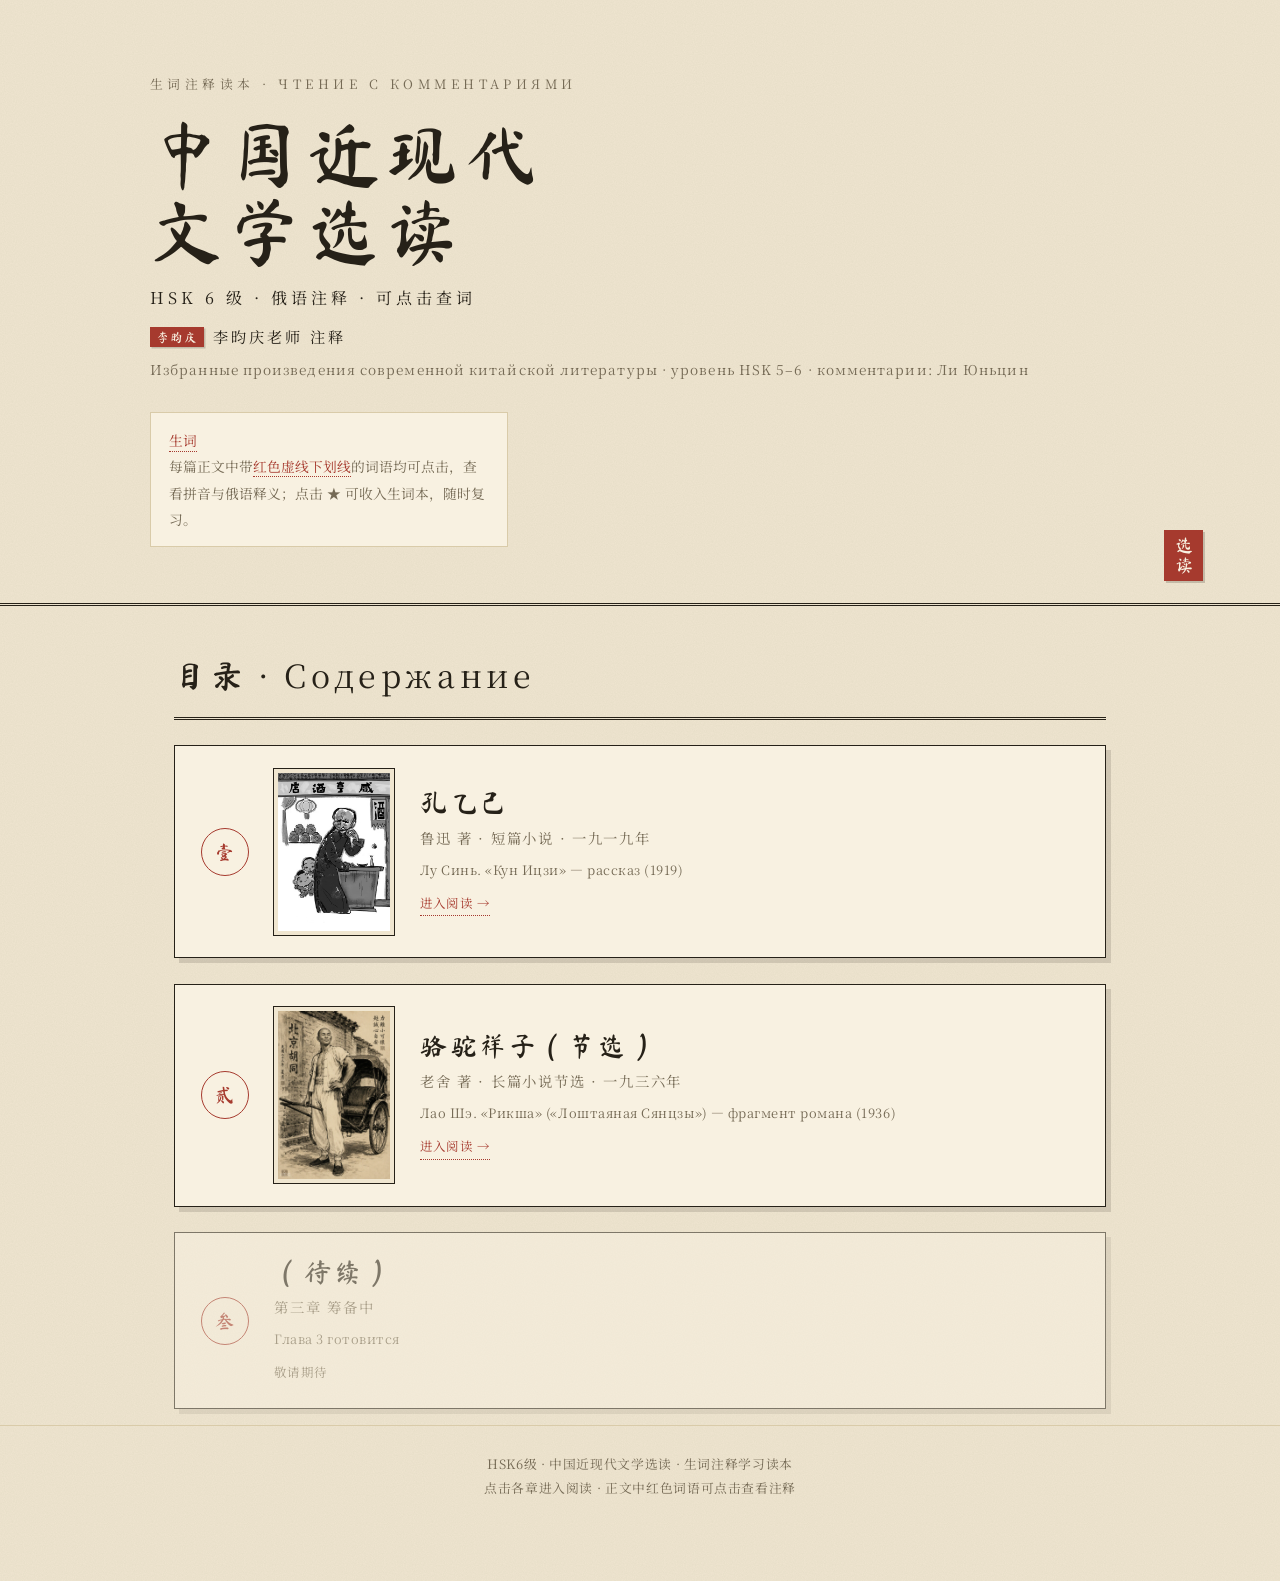
<file: index.html>
<!DOCTYPE html>
<html lang="zh-CN">
<head>
<meta charset="UTF-8">
<meta name="viewport" content="width=device-width, initial-scale=1.0">
<title>HSK6级 · 中国近现代文学选读 — 注释读本</title>
<link rel="preconnect" href="https://fonts.googleapis.com">
<link rel="preconnect" href="https://fonts.gstatic.com" crossorigin>
<link href="https://fonts.googleapis.com/css2?family=Noto+Serif+SC:wght@400;600;900&family=Ma+Shan+Zheng&display=swap" rel="stylesheet">
<link rel="stylesheet" href="style.css">
</head>
<body>

<header class="hero">
  <div class="hero-inner">
    <div class="hero-title">
      <p class="hero-kicker">生词注释读本 · ЧТЕНИЕ С КОММЕНТАРИЯМИ</p>
      <h1 style="font-size:clamp(2.6rem,7vw,4.6rem)">中国近现代<br>文学选读</h1>
      <p class="hero-author">HSK 6 级 · 俄语注释 · 可点击查词</p>
      <p class="hero-annotator"><span class="annot-seal">李昀庆</span>李昀庆老师 注释</p>
      <p class="hero-ru">Избранные произведения современной китайской литературы · уровень HSK 5–6 · комментарии: Ли Юньцин</p>
      <div class="hero-hint">
        <span class="hint-demo w">生词</span>
        <p>每篇正文中带<span class="u-demo">红色虚线下划线</span>的词语均可点击，查看拼音与俄语释义；点击 ★ 可收入生词本，随时复习。</p>
      </div>
    </div>
  </div>
  <div class="hero-seal">选读</div>
</header>

<main class="toc">
  <h2>目录 · Содержание</h2>
  <ul class="toc-list">
    <li class="toc-item">
      <a href="chapter1.html">
        <span class="toc-no">壹</span>
        <span class="toc-thumb"><img src="assets/hero.jpg" alt="孔乙己插图"></span>
        <span class="toc-info">
          <h3>孔乙己</h3>
          <p class="toc-author">鲁迅 著 · 短篇小说 · 一九一九年</p>
          <p class="toc-ru">Лу Синь. «Кун Ицзи» — рассказ (1919)</p>
          <span class="toc-open">进入阅读 →</span>
        </span>
      </a>
    </li>
    <li class="toc-item">
      <a href="chapter2.html">
        <span class="toc-no">贰</span>
        <span class="toc-thumb"><img src="assets/rickshaw-hero.jpg" alt="骆驼祥子插图"></span>
        <span class="toc-info">
          <h3>骆驼祥子（节选）</h3>
          <p class="toc-author">老舍 著 · 长篇小说节选 · 一九三六年</p>
          <p class="toc-ru">Лао Шэ. «Рикша» («Лоштаяная Сянцзы») — фрагмент романа (1936)</p>
          <span class="toc-open">进入阅读 →</span>
        </span>
      </a>
    </li>
    <li class="toc-item toc-soon">
      <a>
        <span class="toc-no">叁</span>
        <span class="toc-info">
          <h3>（待续）</h3>
          <p class="toc-author">第三章 筹备中</p>
          <p class="toc-ru">Глава 3 готовится</p>
          <span class="toc-open">敬请期待</span>
        </span>
      </a>
    </li>
  </ul>
</main>

<footer class="colophon">
  <p>HSK6级 · 中国近现代文学选读 · 生词注释学习读本</p>
  <p>点击各章进入阅读 · 正文中红色词语可点击查看注释</p>
</footer>

</body>
</html>
</file>
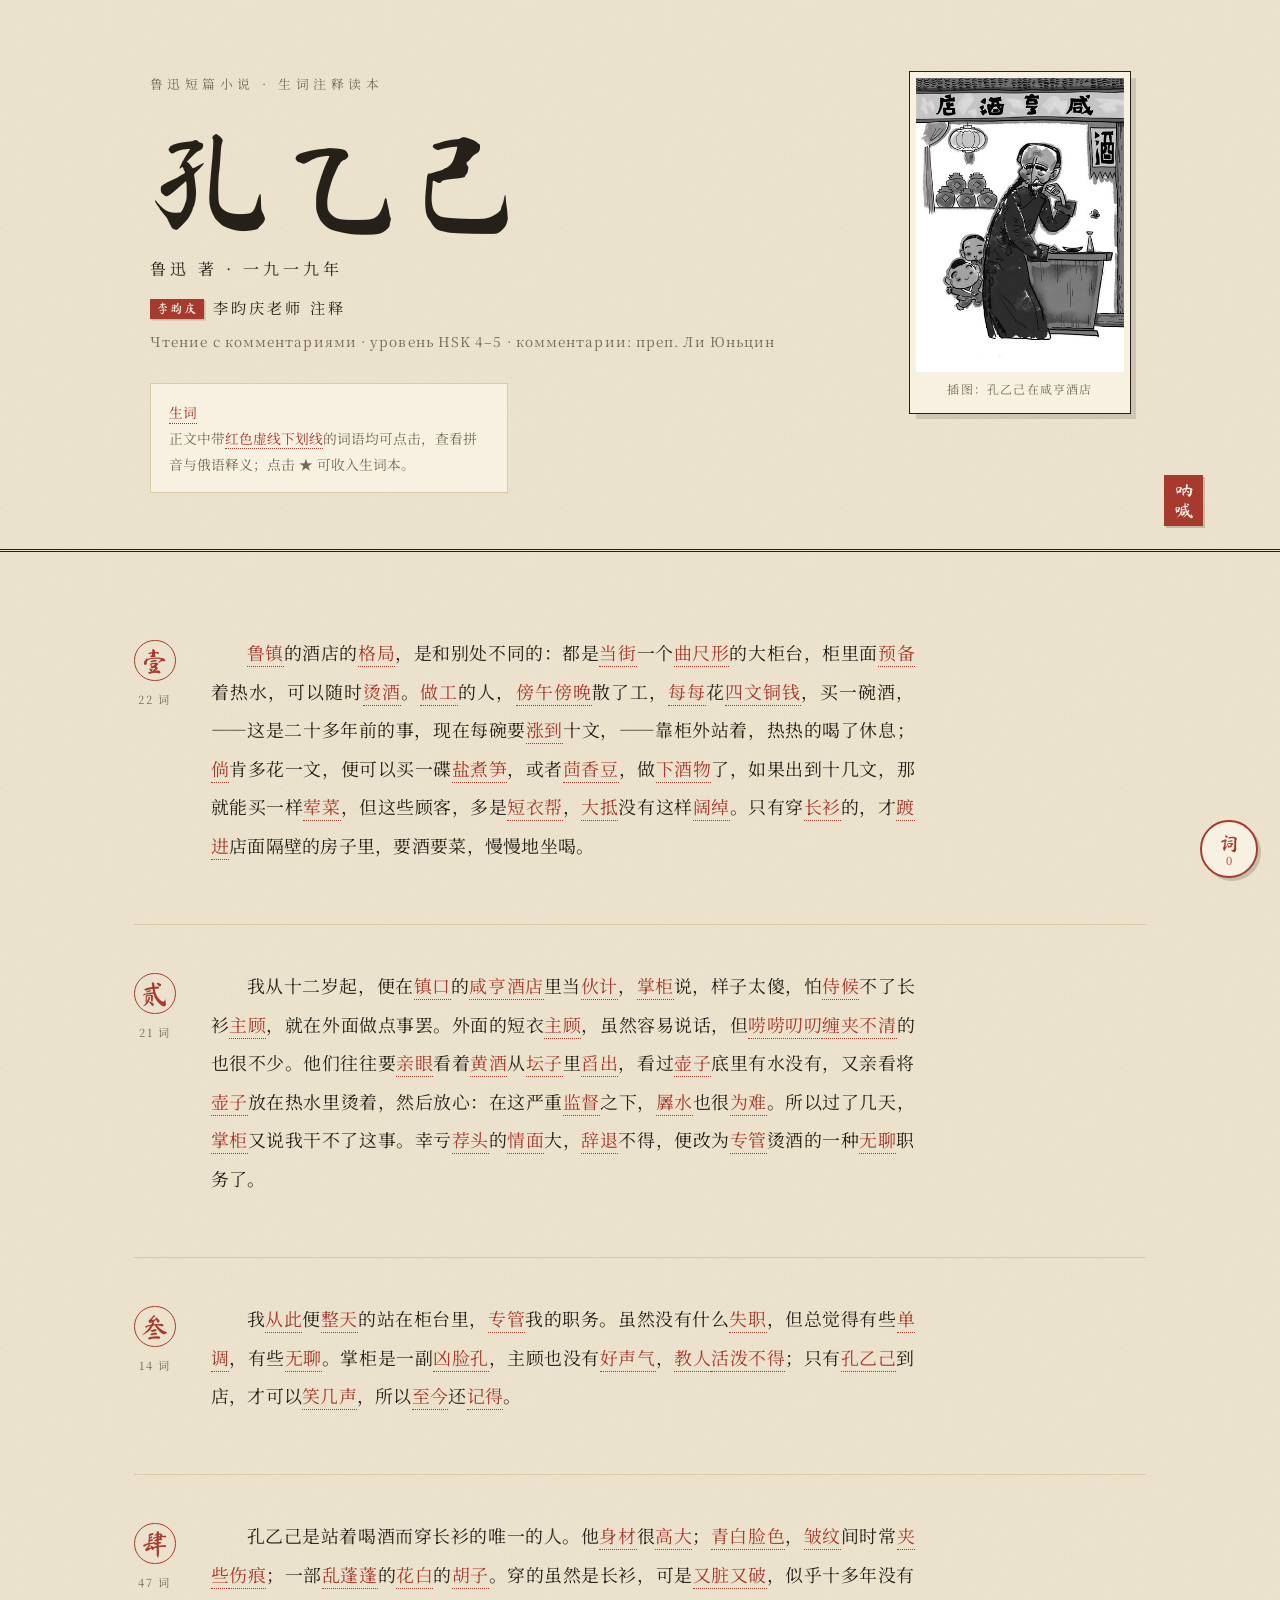
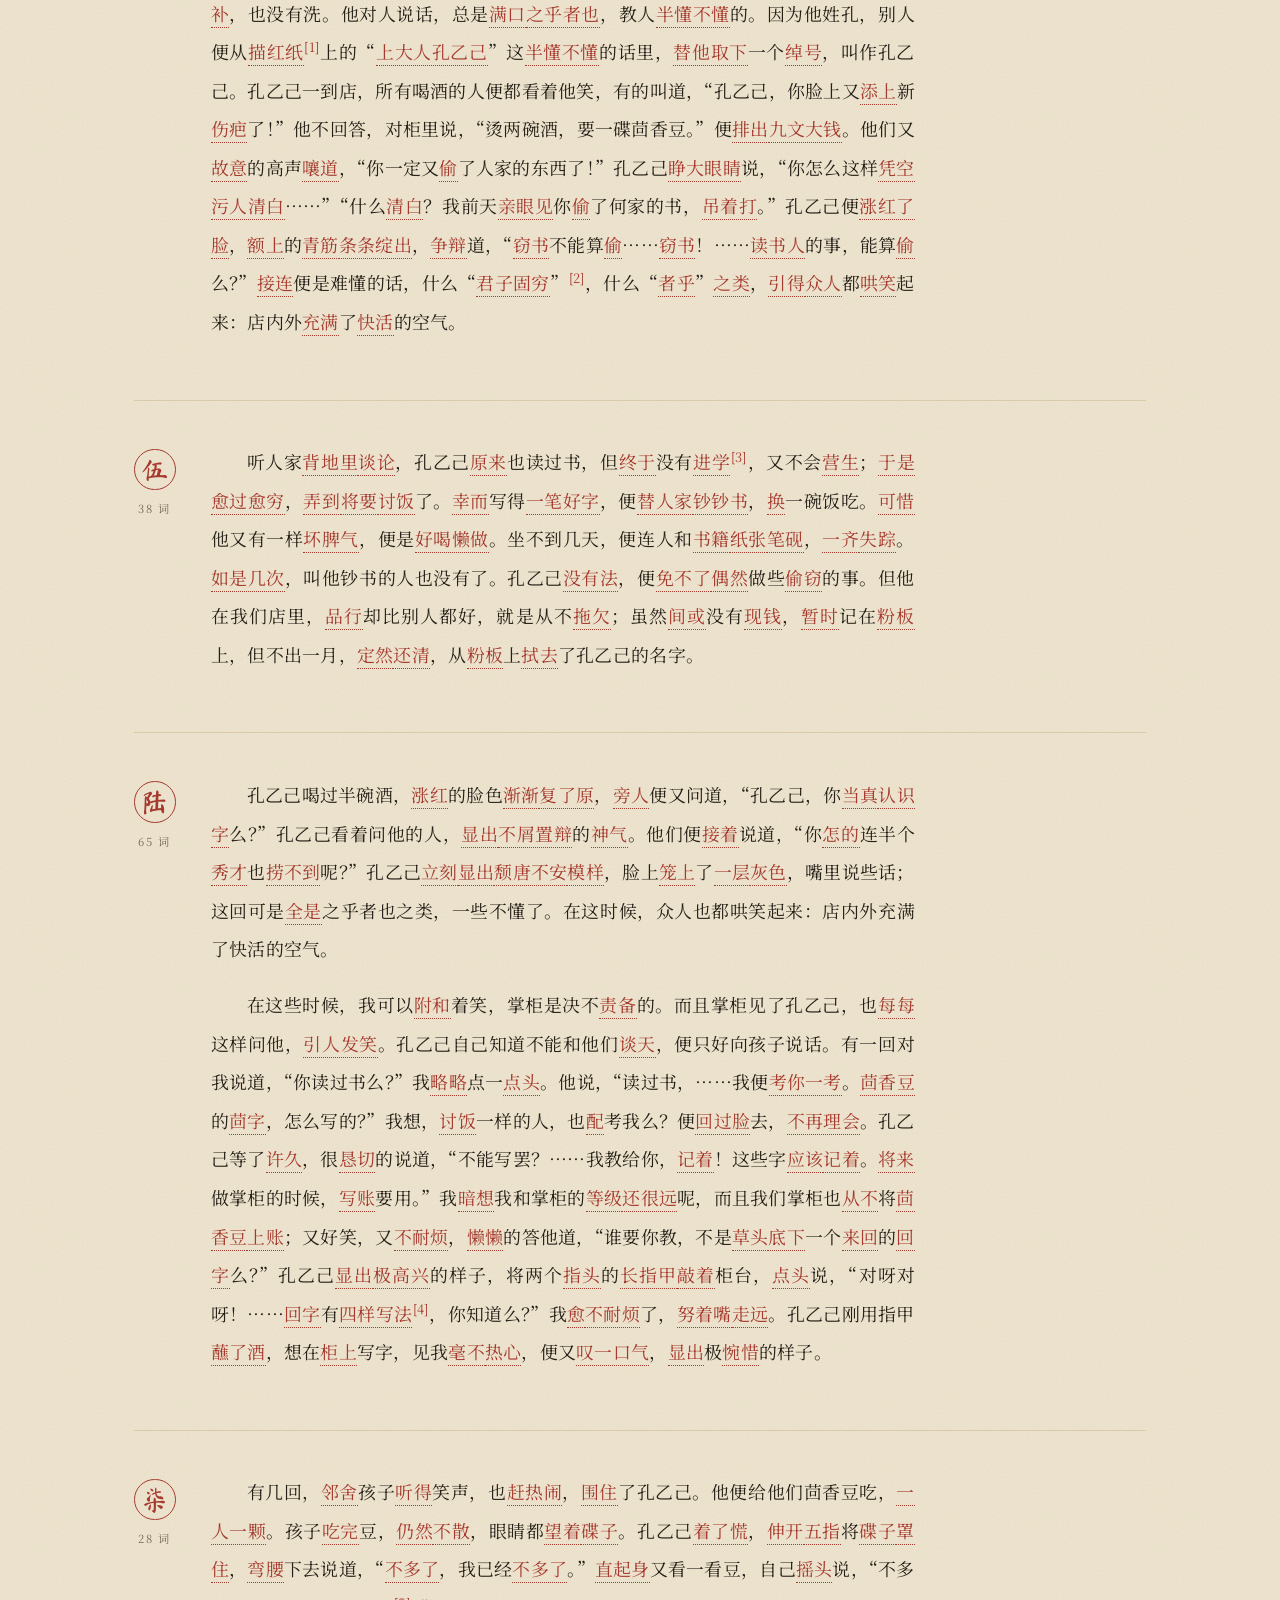
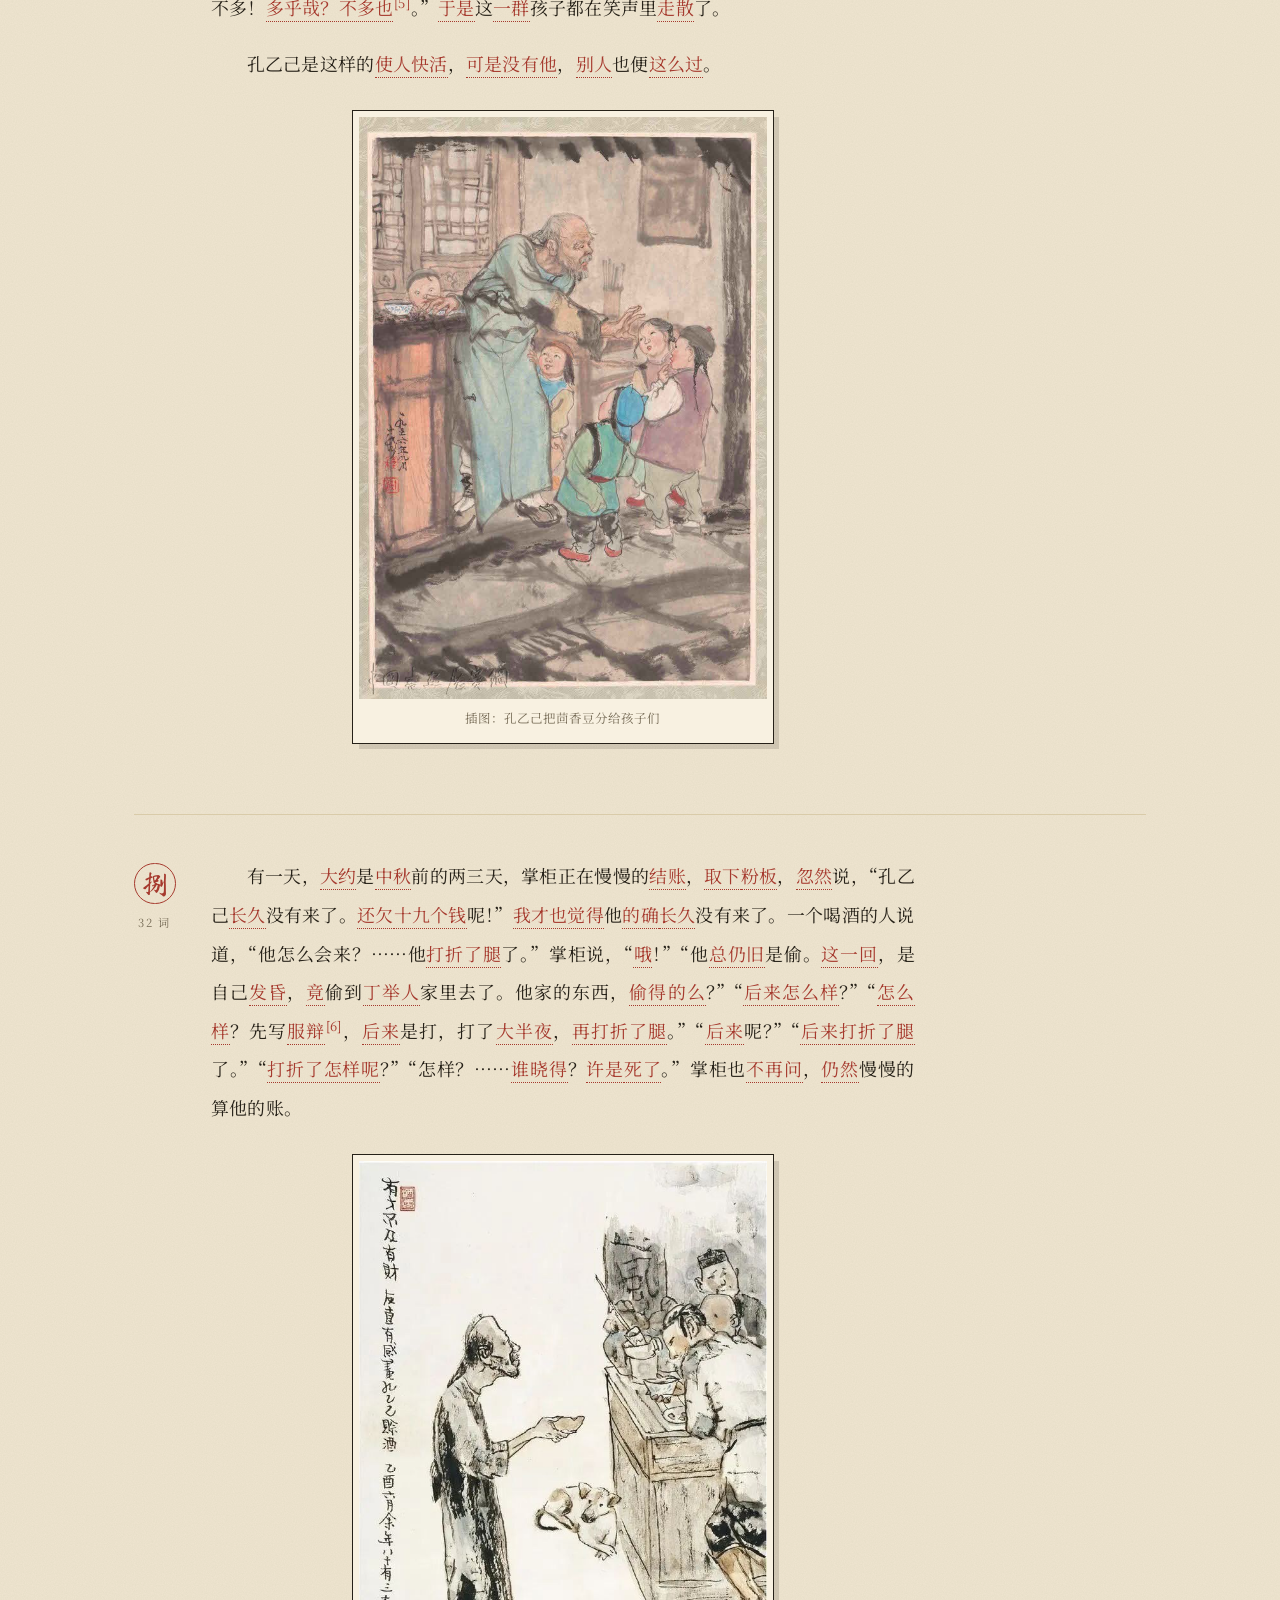
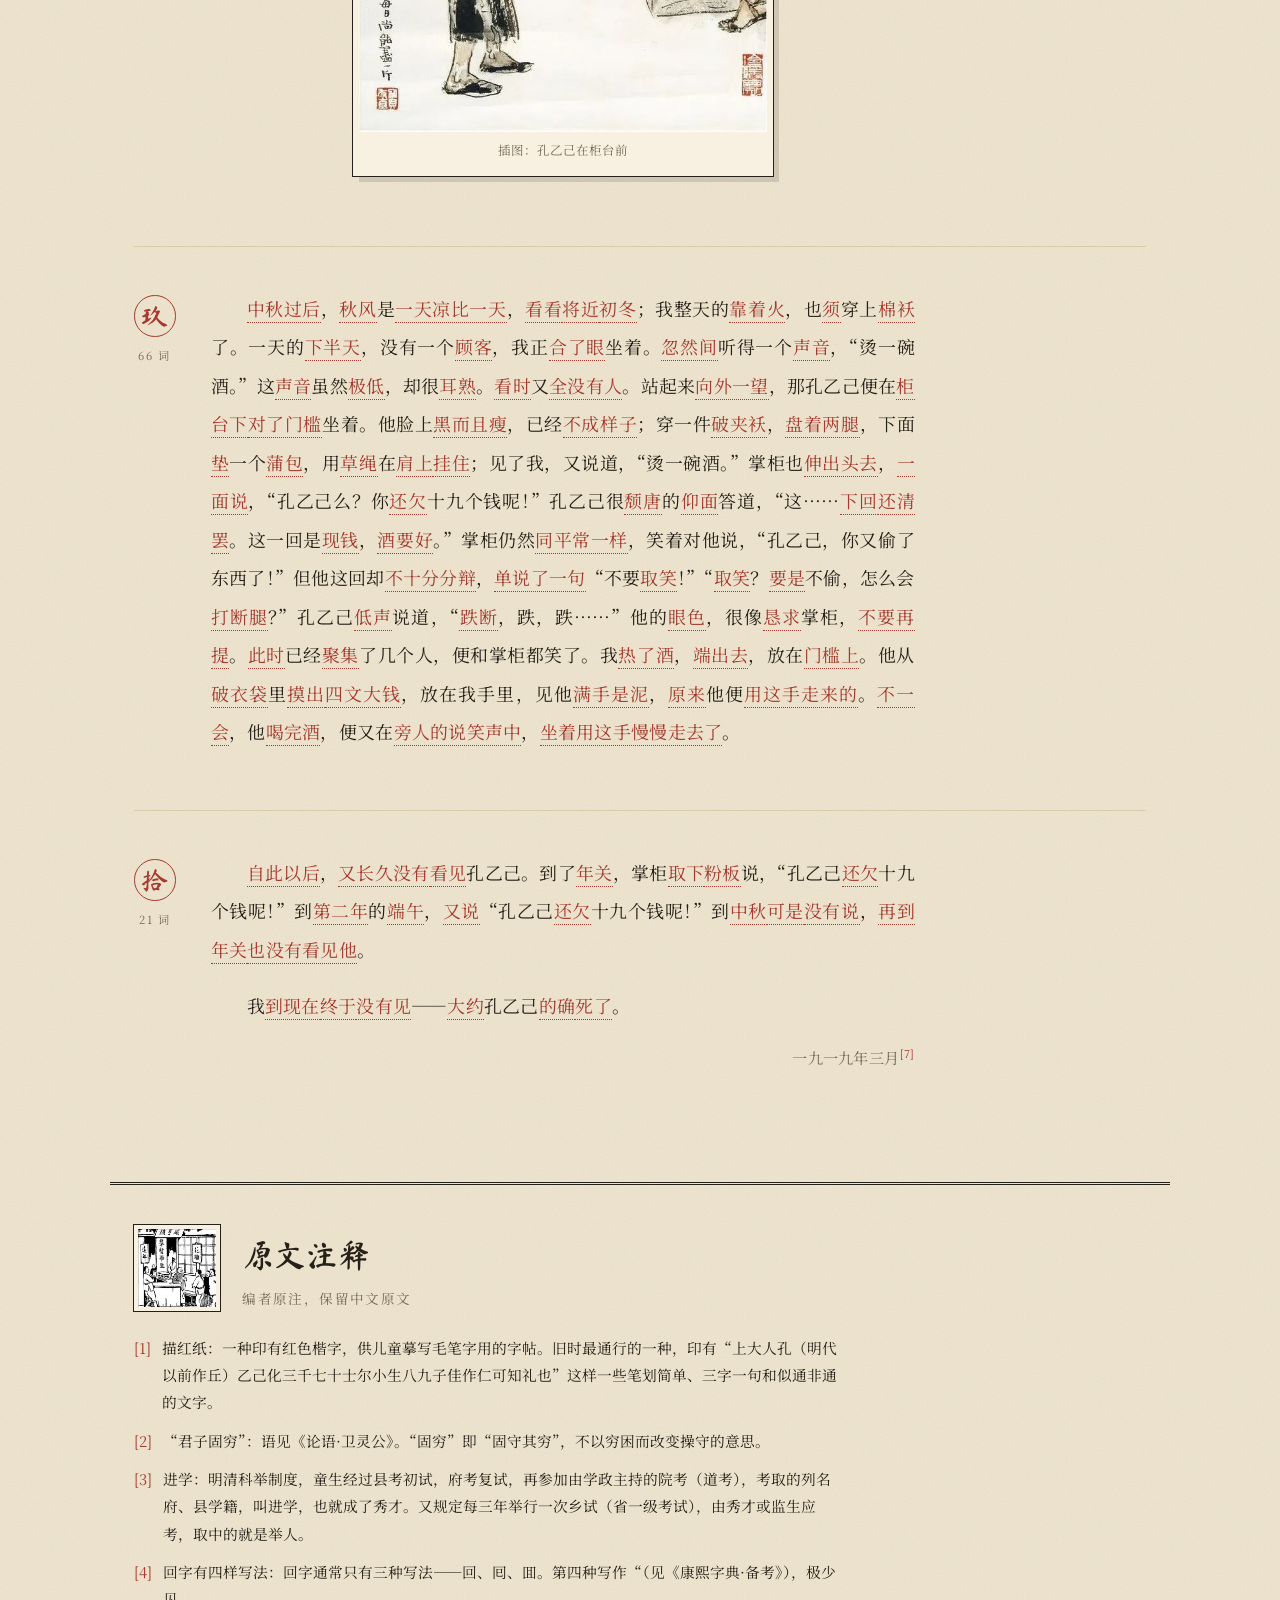
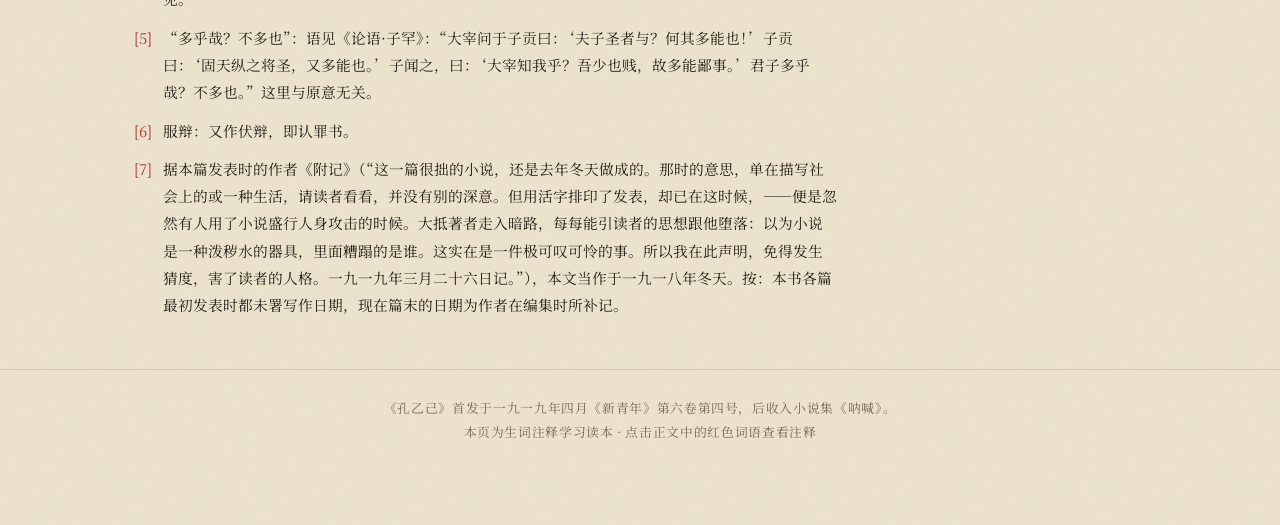
<file: 孔乙己网页文件/index.html>
<!DOCTYPE html>
<html lang="zh-CN">
<head>
<meta charset="UTF-8">
<meta name="viewport" content="width=device-width, initial-scale=1.0">
<title>孔乙己 · 鲁迅 — 注释读本</title>
<link rel="preconnect" href="https://fonts.googleapis.com">
<link rel="preconnect" href="https://fonts.gstatic.com" crossorigin>
<link href="https://fonts.googleapis.com/css2?family=Noto+Serif+SC:wght@400;600;900&family=Ma+Shan+Zheng&display=swap" rel="stylesheet">
<link rel="stylesheet" href="style.css">
</head>
<body>
<div id="progress"></div>

<header class="hero">
  <div class="hero-inner">
    <div class="hero-title">
      <p class="hero-kicker">鲁迅短篇小说 · 生词注释读本</p>
      <h1><span>孔</span><span>乙</span><span>己</span></h1>
      <p class="hero-author">鲁迅 著 · 一九一九年</p>
      <p class="hero-annotator"><span class="annot-seal">李昀庆</span>李昀庆老师 注释</p>
      <p class="hero-ru">Чтение с комментариями · уровень HSK 4–5 · комментарии: преп. Ли Юньцин</p>
      <div class="hero-hint">
        <span class="hint-demo w">生词</span>
        <p>正文中带<span class="u-demo">红色虚线下划线</span>的词语均可点击，查看拼音与俄语释义；点击 ★ 可收入生词本。</p>
      </div>
    </div>
    <figure class="hero-img">
      <img src="assets/hero.jpg" alt="插图：孔乙己在咸亨酒店柜台前">
      <figcaption>插图：孔乙己在咸亨酒店</figcaption>
    </figure>
  </div>
  <div class="hero-seal">呐喊</div>
</header>

<main class="reader">
<section class="chapter" id="ch1">
  <div class="ch-marker"><span>壹</span><em>22 词</em></div>
  <div class="ch-text"><p class=""><span class="w" data-w="鲁镇">鲁镇</span>的酒店的<span class="w" data-w="格局">格局</span>，是和别处不同的：都是<span class="w" data-w="当街">当街</span>一个<span class="w" data-w="曲尺形">曲尺形</span>的大柜台，柜里面<span class="w" data-w="预备">预备</span>着热水，可以随时<span class="w" data-w="烫酒">烫酒</span>。<span class="w" data-w="做工">做工</span>的人，<span class="w" data-w="傍午傍晚">傍午傍晚</span>散了工，<span class="w" data-w="每每">每每</span>花<span class="w" data-w="四文铜钱">四文铜钱</span>，买一碗酒，——这是二十多年前的事，现在每碗要<span class="w" data-w="涨到">涨到</span>十文，——靠柜外站着，热热的喝了休息；<span class="w" data-w="倘">倘</span>肯多花一文，便可以买一碟<span class="w" data-w="盐煮笋">盐煮笋</span>，或者<span class="w" data-w="茴香豆">茴香豆</span>，做<span class="w" data-w="下酒物">下酒物</span>了，如果出到十几文，那就能买一样<span class="w" data-w="荤菜">荤菜</span>，但这些顾客，多是<span class="w" data-w="短衣帮">短衣帮</span>，<span class="w" data-w="大抵">大抵</span>没有这样<span class="w" data-w="阔绰">阔绰</span>。只有穿<span class="w" data-w="长衫">长衫</span>的，才<span class="w" data-w="踱进">踱进</span>店面隔壁的房子里，要酒要菜，慢慢地坐喝。</p></div>
</section>
<section class="chapter" id="ch2">
  <div class="ch-marker"><span>贰</span><em>21 词</em></div>
  <div class="ch-text"><p class="">我从十二岁起，便在<span class="w" data-w="镇口">镇口</span>的<span class="w" data-w="咸亨酒店">咸亨酒店</span>里当<span class="w" data-w="伙计">伙计</span>，<span class="w" data-w="掌柜">掌柜</span>说，样子太傻，怕<span class="w" data-w="侍候">侍候</span>不了长衫<span class="w" data-w="主顾">主顾</span>，就在外面做点事罢。外面的短衣<span class="w" data-w="主顾">主顾</span>，虽然容易说话，但<span class="w" data-w="唠唠叨叨">唠唠叨叨</span><span class="w" data-w="缠夹不清">缠夹不清</span>的也很不少。他们往往要<span class="w" data-w="亲眼">亲眼</span>看着<span class="w" data-w="黄酒">黄酒</span>从<span class="w" data-w="坛子">坛子</span>里<span class="w" data-w="舀出">舀出</span>，看过<span class="w" data-w="壶子">壶子</span>底里有水没有，又亲看将<span class="w" data-w="壶子">壶子</span>放在热水里烫着，然后放心：在这严重<span class="w" data-w="监督">监督</span>之下，<span class="w" data-w="羼水">羼水</span>也很<span class="w" data-w="为难">为难</span>。所以过了几天，<span class="w" data-w="掌柜">掌柜</span>又说我干不了这事。幸亏<span class="w" data-w="荐头">荐头</span>的<span class="w" data-w="情面">情面</span>大，<span class="w" data-w="辞退">辞退</span>不得，便改为<span class="w" data-w="专管">专管</span>烫酒的一种<span class="w" data-w="无聊">无聊</span>职务了。</p></div>
</section>
<section class="chapter" id="ch3">
  <div class="ch-marker"><span>叁</span><em>14 词</em></div>
  <div class="ch-text"><p class="">我<span class="w" data-w="从此">从此</span>便<span class="w" data-w="整天">整天</span>的站在柜台里，<span class="w" data-w="专管">专管</span>我的职务。虽然没有什么<span class="w" data-w="失职">失职</span>，但总觉得有些<span class="w" data-w="单调">单调</span>，有些<span class="w" data-w="无聊">无聊</span>。掌柜是一副<span class="w" data-w="凶脸孔">凶脸孔</span>，主顾也没有<span class="w" data-w="好声气">好声气</span>，<span class="w" data-w="教人">教人</span><span class="w" data-w="活泼不得">活泼不得</span>；只有<span class="w" data-w="孔乙己">孔乙己</span>到店，才可以<span class="w" data-w="笑几声">笑几声</span>，所以<span class="w" data-w="至今">至今</span>还<span class="w" data-w="记得">记得</span>。</p></div>
</section>
<section class="chapter" id="ch4">
  <div class="ch-marker"><span>肆</span><em>47 词</em></div>
  <div class="ch-text"><p class="">孔乙己是站着喝酒而穿长衫的唯一的人。他<span class="w" data-w="身材">身材</span>很<span class="w" data-w="高大">高大</span>；<span class="w" data-w="青白脸色">青白脸色</span>，<span class="w" data-w="皱纹">皱纹</span>间时常<span class="w" data-w="夹些">夹些</span><span class="w" data-w="伤痕">伤痕</span>；一部<span class="w" data-w="乱蓬蓬">乱蓬蓬</span>的<span class="w" data-w="花白">花白</span>的<span class="w" data-w="胡子">胡子</span>。穿的虽然是长衫，可是<span class="w" data-w="又脏又破">又脏又破</span>，似乎十多年没有<span class="w" data-w="补">补</span>，也没有洗。他对人说话，总是<span class="w" data-w="满口">满口</span><span class="w" data-w="之乎者也">之乎者也</span>，教人<span class="w" data-w="半懂不懂">半懂不懂</span>的。因为他姓孔，别人便从<span class="w" data-w="描红纸">描红纸</span><a class="fn" href="#fn1" data-fn="1">[1]</a>上的“<span class="w" data-w="上大人孔乙己">上大人孔乙己</span>”这<span class="w" data-w="半懂不懂">半懂不懂</span>的话里，<span class="w" data-w="替他取下">替他取下</span>一个<span class="w" data-w="绰号">绰号</span>，叫作孔乙己。孔乙己一到店，所有喝酒的人便都看着他笑，有的叫道，“孔乙己，你脸上又<span class="w" data-w="添上">添上</span>新<span class="w" data-w="伤疤">伤疤</span>了！”他不回答，对柜里说，“烫两碗酒，要一碟茴香豆。”便<span class="w" data-w="排出">排出</span><span class="w" data-w="九文大钱">九文大钱</span>。他们又<span class="w" data-w="故意">故意</span>的高声<span class="w" data-w="嚷道">嚷道</span>，“你一定又<span class="w" data-w="偷">偷</span>了人家的东西了！”孔乙己<span class="w" data-w="睁大眼睛">睁大眼睛</span>说，“你怎么这样<span class="w" data-w="凭空">凭空</span><span class="w" data-w="污人清白">污人清白</span>……”“什么<span class="w" data-w="清白">清白</span>？我前天<span class="w" data-w="亲眼见">亲眼见</span>你<span class="w" data-w="偷">偷</span>了何家的书，<span class="w" data-w="吊着打">吊着打</span>。”孔乙己便<span class="w" data-w="涨红了脸">涨红了脸</span>，<span class="w" data-w="额上">额上</span>的<span class="w" data-w="青筋">青筋</span><span class="w" data-w="条条绽出">条条绽出</span>，<span class="w" data-w="争辩">争辩</span>道，“<span class="w" data-w="窃书">窃书</span>不能算<span class="w" data-w="偷">偷</span>……<span class="w" data-w="窃书">窃书</span>！……<span class="w" data-w="读书人">读书人</span>的事，能算<span class="w" data-w="偷">偷</span>么？”<span class="w" data-w="接连">接连</span>便是难懂的话，什么“<span class="w" data-w="君子固穷">君子固穷</span>”<a class="fn" href="#fn2" data-fn="2">[2]</a>，什么“<span class="w" data-w="者乎">者乎</span>”<span class="w" data-w="之类">之类</span>，<span class="w" data-w="引得">引得</span><span class="w" data-w="众人">众人</span>都<span class="w" data-w="哄笑">哄笑</span>起来：店内外<span class="w" data-w="充满">充满</span>了<span class="w" data-w="快活">快活</span>的空气。</p></div>
</section>
<section class="chapter" id="ch5">
  <div class="ch-marker"><span>伍</span><em>38 词</em></div>
  <div class="ch-text"><p class="">听人家<span class="w" data-w="背地里">背地里</span><span class="w" data-w="谈论">谈论</span>，孔乙己<span class="w" data-w="原来">原来</span>也读过书，但<span class="w" data-w="终于">终于</span>没有<span class="w" data-w="进学">进学</span><a class="fn" href="#fn3" data-fn="3">[3]</a>，又不会<span class="w" data-w="营生">营生</span>；<span class="w" data-w="于是">于是</span><span class="w" data-w="愈过愈穷">愈过愈穷</span>，<span class="w" data-w="弄到">弄到</span><span class="w" data-w="将要">将要</span><span class="w" data-w="讨饭">讨饭</span>了。<span class="w" data-w="幸而">幸而</span>写得<span class="w" data-w="一笔好字">一笔好字</span>，便<span class="w" data-w="替人家">替人家</span><span class="w" data-w="钞钞书">钞钞书</span>，<span class="w" data-w="换">换</span>一碗饭吃。<span class="w" data-w="可惜">可惜</span>他又有一样<span class="w" data-w="坏脾气">坏脾气</span>，便是<span class="w" data-w="好喝懒做">好喝懒做</span>。坐不到几天，便连人和<span class="w" data-w="书籍">书籍</span><span class="w" data-w="纸张">纸张</span><span class="w" data-w="笔砚">笔砚</span>，<span class="w" data-w="一齐">一齐</span><span class="w" data-w="失踪">失踪</span>。<span class="w" data-w="如是几次">如是几次</span>，叫他钞书的人也没有了。孔乙己<span class="w" data-w="没有法">没有法</span>，便<span class="w" data-w="免不了">免不了</span><span class="w" data-w="偶然">偶然</span>做些<span class="w" data-w="偷窃">偷窃</span>的事。但他在我们店里，<span class="w" data-w="品行">品行</span>却比别人都好，就是从不<span class="w" data-w="拖欠">拖欠</span>；虽然<span class="w" data-w="间或">间或</span>没有<span class="w" data-w="现钱">现钱</span>，<span class="w" data-w="暂时">暂时</span>记在<span class="w" data-w="粉板">粉板</span>上，但不出一月，<span class="w" data-w="定然">定然</span><span class="w" data-w="还清">还清</span>，从<span class="w" data-w="粉板">粉板</span>上<span class="w" data-w="拭去">拭去</span>了孔乙己的名字。</p></div>
</section>
<section class="chapter" id="ch6">
  <div class="ch-marker"><span>陆</span><em>65 词</em></div>
  <div class="ch-text"><p class="">孔乙己喝过半碗酒，<span class="w" data-w="涨红">涨红</span>的脸色<span class="w" data-w="渐渐">渐渐</span><span class="w" data-w="复了原">复了原</span>，<span class="w" data-w="旁人">旁人</span>便又问道，“孔乙己，你<span class="w" data-w="当真">当真</span><span class="w" data-w="认识字">认识字</span>么？”孔乙己看着问他的人，<span class="w" data-w="显出">显出</span><span class="w" data-w="不屑置辩">不屑置辩</span>的<span class="w" data-w="神气">神气</span>。他们便<span class="w" data-w="接着">接着</span>说道，“你<span class="w" data-w="怎的">怎的</span>连半个<span class="w" data-w="秀才">秀才</span>也<span class="w" data-w="捞不到">捞不到</span>呢？”孔乙己<span class="w" data-w="立刻">立刻</span><span class="w" data-w="显出">显出</span><span class="w" data-w="颓唐不安">颓唐不安</span><span class="w" data-w="模样">模样</span>，脸上<span class="w" data-w="笼上">笼上</span>了<span class="w" data-w="一层">一层</span><span class="w" data-w="灰色">灰色</span>，嘴里说些话；这回可是<span class="w" data-w="全是">全是</span>之乎者也之类，一些不懂了。在这时候，众人也都哄笑起来：店内外充满了快活的空气。</p><p class="">在这些时候，我可以<span class="w" data-w="附和">附和</span>着笑，掌柜是决不<span class="w" data-w="责备">责备</span>的。而且掌柜见了孔乙己，也<span class="w" data-w="每每">每每</span>这样问他，<span class="w" data-w="引人发笑">引人发笑</span>。孔乙己自己知道不能和他们<span class="w" data-w="谈天">谈天</span>，便只好向孩子说话。有一回对我说道，“你读过书么？”我<span class="w" data-w="略略">略略</span>点一<span class="w" data-w="点头">点头</span>。他说，“读过书，……我便<span class="w" data-w="考你一考">考你一考</span>。<span class="w" data-w="茴香豆">茴香豆</span>的<span class="w" data-w="茴字">茴字</span>，怎么写的？”我想，<span class="w" data-w="讨饭">讨饭</span>一样的人，也<span class="w" data-w="配">配</span>考我么？便<span class="w" data-w="回过脸">回过脸</span>去，<span class="w" data-w="不再理会">不再理会</span>。孔乙己等了<span class="w" data-w="许久">许久</span>，很<span class="w" data-w="恳切">恳切</span>的说道，“不能写罢？……我教给你，<span class="w" data-w="记着">记着</span>！这些字<span class="w" data-w="应该">应该</span><span class="w" data-w="记着">记着</span>。<span class="w" data-w="将来">将来</span>做掌柜的时候，<span class="w" data-w="写账">写账</span>要用。”我<span class="w" data-w="暗想">暗想</span>我和掌柜的<span class="w" data-w="等级">等级</span><span class="w" data-w="还很远">还很远</span>呢，而且我们掌柜也<span class="w" data-w="从不">从不</span>将<span class="w" data-w="茴香豆">茴香豆</span><span class="w" data-w="上账">上账</span>；又好笑，又<span class="w" data-w="不耐烦">不耐烦</span>，<span class="w" data-w="懒懒">懒懒</span>的答他道，“谁要你教，不是<span class="w" data-w="草头">草头</span><span class="w" data-w="底下">底下</span>一个<span class="w" data-w="来回">来回</span>的<span class="w" data-w="回字">回字</span>么？”孔乙己<span class="w" data-w="显出">显出</span><span class="w" data-w="极高兴">极高兴</span>的样子，将两个<span class="w" data-w="指头">指头</span>的<span class="w" data-w="长指甲">长指甲</span><span class="w" data-w="敲着">敲着</span>柜台，<span class="w" data-w="点头">点头</span>说，“对呀对呀！……<span class="w" data-w="回字">回字</span>有<span class="w" data-w="四样写法">四样写法</span><a class="fn" href="#fn4" data-fn="4">[4]</a>，你知道么？”我<span class="w" data-w="愈">愈</span><span class="w" data-w="不耐烦">不耐烦</span>了，<span class="w" data-w="努着嘴">努着嘴</span><span class="w" data-w="走远">走远</span>。孔乙己刚用指甲<span class="w" data-w="蘸了酒">蘸了酒</span>，想在<span class="w" data-w="柜上">柜上</span>写字，见我<span class="w" data-w="毫不">毫不</span><span class="w" data-w="热心">热心</span>，便又<span class="w" data-w="叹一口气">叹一口气</span>，<span class="w" data-w="显出">显出</span>极<span class="w" data-w="惋惜">惋惜</span>的样子。</p></div>
</section>
<section class="chapter" id="ch7">
  <div class="ch-marker"><span>柒</span><em>28 词</em></div>
  <div class="ch-text"><p class="">有几回，<span class="w" data-w="邻舍">邻舍</span>孩子<span class="w" data-w="听得">听得</span>笑声，也<span class="w" data-w="赶热闹">赶热闹</span>，<span class="w" data-w="围住">围住</span>了孔乙己。他便给他们茴香豆吃，<span class="w" data-w="一人一颗">一人一颗</span>。孩子<span class="w" data-w="吃完">吃完</span>豆，<span class="w" data-w="仍然">仍然</span><span class="w" data-w="不散">不散</span>，眼睛都<span class="w" data-w="望着">望着</span><span class="w" data-w="碟子">碟子</span>。孔乙己<span class="w" data-w="着了慌">着了慌</span>，<span class="w" data-w="伸开">伸开</span><span class="w" data-w="五指">五指</span>将<span class="w" data-w="碟子">碟子</span><span class="w" data-w="罩住">罩住</span>，<span class="w" data-w="弯腰">弯腰</span>下去说道，“<span class="w" data-w="不多了">不多了</span>，我已经<span class="w" data-w="不多了">不多了</span>。”<span class="w" data-w="直起身">直起身</span>又看一看豆，自己<span class="w" data-w="摇头">摇头</span>说，“不多不多！<span class="w" data-w="多乎哉？不多也">多乎哉？不多也</span><a class="fn" href="#fn5" data-fn="5">[5]</a>。”<span class="w" data-w="于是">于是</span>这<span class="w" data-w="一群">一群</span>孩子都在笑声里<span class="w" data-w="走散">走散</span>了。</p><p class="">孔乙己是这样的<span class="w" data-w="使人">使人</span><span class="w" data-w="快活">快活</span>，<span class="w" data-w="可是">可是</span><span class="w" data-w="没有他">没有他</span>，<span class="w" data-w="别人">别人</span>也便<span class="w" data-w="这么过">这么过</span>。</p><figure class="illus"><img src="assets/children.jpg" alt="插图：孔乙己把茴香豆分给孩子们" loading="lazy"><figcaption>插图：孔乙己把茴香豆分给孩子们</figcaption></figure></div>
</section>
<section class="chapter" id="ch8">
  <div class="ch-marker"><span>捌</span><em>32 词</em></div>
  <div class="ch-text"><p class="">有一天，<span class="w" data-w="大约">大约</span>是<span class="w" data-w="中秋">中秋</span>前的两三天，掌柜正在慢慢的<span class="w" data-w="结账">结账</span>，<span class="w" data-w="取下">取下</span><span class="w" data-w="粉板">粉板</span>，<span class="w" data-w="忽然">忽然</span>说，“孔乙己<span class="w" data-w="长久">长久</span>没有来了。<span class="w" data-w="还欠">还欠</span><span class="w" data-w="十九个钱">十九个钱</span>呢！”<span class="w" data-w="我才也觉得">我才也觉得</span>他<span class="w" data-w="的确">的确</span><span class="w" data-w="长久">长久</span>没有来了。一个喝酒的人说道，“他怎么会来？……他<span class="w" data-w="打折了腿">打折了腿</span>了。”掌柜说，“<span class="w" data-w="哦">哦</span>！”“他<span class="w" data-w="总">总</span><span class="w" data-w="仍旧">仍旧</span>是偷。<span class="w" data-w="这一回">这一回</span>，是自己<span class="w" data-w="发昏">发昏</span>，<span class="w" data-w="竟">竟</span>偷到<span class="w" data-w="丁举人">丁举人</span>家里去了。他家的东西，<span class="w" data-w="偷得的么">偷得的么</span>？”“<span class="w" data-w="后来">后来</span><span class="w" data-w="怎么样">怎么样</span>？”“<span class="w" data-w="怎么样">怎么样</span>？先写<span class="w" data-w="服辩">服辩</span><a class="fn" href="#fn6" data-fn="6">[6]</a>，<span class="w" data-w="后来">后来</span>是打，打了<span class="w" data-w="大半夜">大半夜</span>，<span class="w" data-w="再">再</span><span class="w" data-w="打折了腿">打折了腿</span>。”“<span class="w" data-w="后来">后来</span>呢？”“<span class="w" data-w="后来">后来</span><span class="w" data-w="打折了腿">打折了腿</span>了。”“<span class="w" data-w="打折了怎样呢">打折了怎样呢</span>？”“怎样？……<span class="w" data-w="谁晓得">谁晓得</span>？<span class="w" data-w="许是">许是</span><span class="w" data-w="死了">死了</span>。”掌柜也<span class="w" data-w="不再问">不再问</span>，<span class="w" data-w="仍然">仍然</span>慢慢的算他的账。</p><figure class="illus"><img src="assets/counter.jpg" alt="插图：孔乙己在柜台前" loading="lazy"><figcaption>插图：孔乙己在柜台前</figcaption></figure></div>
</section>
<section class="chapter" id="ch9">
  <div class="ch-marker"><span>玖</span><em>66 词</em></div>
  <div class="ch-text"><p class=""><span class="w" data-w="中秋过后">中秋过后</span>，<span class="w" data-w="秋风">秋风</span>是<span class="w" data-w="一天凉比一天">一天凉比一天</span>，<span class="w" data-w="看看">看看</span><span class="w" data-w="将近">将近</span><span class="w" data-w="初冬">初冬</span>；我整天的<span class="w" data-w="靠着火">靠着火</span>，也<span class="w" data-w="须">须</span>穿上<span class="w" data-w="棉袄">棉袄</span>了。一天的<span class="w" data-w="下半天">下半天</span>，没有一个<span class="w" data-w="顾客">顾客</span>，我正<span class="w" data-w="合了眼">合了眼</span>坐着。<span class="w" data-w="忽然间">忽然间</span>听得一个<span class="w" data-w="声音">声音</span>，“烫一碗酒。”这<span class="w" data-w="声音">声音</span>虽然<span class="w" data-w="极低">极低</span>，却很<span class="w" data-w="耳熟">耳熟</span>。<span class="w" data-w="看时">看时</span>又<span class="w" data-w="全没有人">全没有人</span>。站起来<span class="w" data-w="向外一望">向外一望</span>，那孔乙己便在<span class="w" data-w="柜台下">柜台下</span><span class="w" data-w="对了门槛">对了门槛</span>坐着。他脸上<span class="w" data-w="黑而且瘦">黑而且瘦</span>，已经<span class="w" data-w="不成样子">不成样子</span>；穿一件<span class="w" data-w="破夹袄">破夹袄</span>，<span class="w" data-w="盘着两腿">盘着两腿</span>，下面<span class="w" data-w="垫">垫</span>一个<span class="w" data-w="蒲包">蒲包</span>，用<span class="w" data-w="草绳">草绳</span>在<span class="w" data-w="肩上">肩上</span><span class="w" data-w="挂住">挂住</span>；见了我，又说道，“烫一碗酒。”掌柜也<span class="w" data-w="伸出头去">伸出头去</span>，<span class="w" data-w="一面说">一面说</span>，“孔乙己么？你<span class="w" data-w="还欠">还欠</span>十九个钱呢！”孔乙己很<span class="w" data-w="颓唐">颓唐</span>的<span class="w" data-w="仰面">仰面</span>答道，“这……<span class="w" data-w="下回">下回</span><span class="w" data-w="还清">还清</span><span class="w" data-w="罢">罢</span>。这一回是<span class="w" data-w="现钱">现钱</span>，<span class="w" data-w="酒要好">酒要好</span>。”掌柜仍然<span class="w" data-w="同平常一样">同平常一样</span>，笑着对他说，“孔乙己，你又偷了东西了！”但他这回却<span class="w" data-w="不十分分辩">不十分分辩</span>，<span class="w" data-w="单说了一句">单说了一句</span>“不要<span class="w" data-w="取笑">取笑</span>！”“<span class="w" data-w="取笑">取笑</span>？<span class="w" data-w="要是">要是</span>不偷，怎么会<span class="w" data-w="打断腿">打断腿</span>？”孔乙己<span class="w" data-w="低声">低声</span>说道，“<span class="w" data-w="跌断">跌断</span>，跌，跌……”他的<span class="w" data-w="眼色">眼色</span>，很像<span class="w" data-w="恳求">恳求</span>掌柜，<span class="w" data-w="不要再提">不要再提</span>。<span class="w" data-w="此时">此时</span>已经<span class="w" data-w="聚集">聚集</span>了几个人，便和掌柜都笑了。我<span class="w" data-w="热了酒">热了酒</span>，<span class="w" data-w="端出去">端出去</span>，放在<span class="w" data-w="门槛上">门槛上</span>。他从<span class="w" data-w="破衣袋">破衣袋</span>里<span class="w" data-w="摸出">摸出</span><span class="w" data-w="四文大钱">四文大钱</span>，放在我手里，见他<span class="w" data-w="满手是泥">满手是泥</span>，<span class="w" data-w="原来">原来</span>他便<span class="w" data-w="用这手走来的">用这手走来的</span>。<span class="w" data-w="不一会">不一会</span>，他<span class="w" data-w="喝完酒">喝完酒</span>，便又在<span class="w" data-w="旁人的说笑声中">旁人的说笑声中</span>，<span class="w" data-w="坐着用这手慢慢走去了">坐着用这手慢慢走去了</span>。</p></div>
</section>
<section class="chapter" id="ch10">
  <div class="ch-marker"><span>拾</span><em>21 词</em></div>
  <div class="ch-text"><p class=""><span class="w" data-w="自此以后">自此以后</span>，<span class="w" data-w="又长久没有">又长久没有</span><span class="w" data-w="看见">看见</span>孔乙己。到了<span class="w" data-w="年关">年关</span>，掌柜<span class="w" data-w="取下">取下</span><span class="w" data-w="粉板">粉板</span>说，“孔乙己<span class="w" data-w="还欠">还欠</span>十九个钱呢！”到<span class="w" data-w="第二年">第二年</span>的<span class="w" data-w="端午">端午</span>，<span class="w" data-w="又说">又说</span>“孔乙己<span class="w" data-w="还欠">还欠</span>十九个钱呢！”到<span class="w" data-w="中秋">中秋</span><span class="w" data-w="可是">可是</span><span class="w" data-w="没有说">没有说</span>，<span class="w" data-w="再到">再到</span><span class="w" data-w="年关">年关</span><span class="w" data-w="也没有看见他">也没有看见他</span>。</p><p class="">我<span class="w" data-w="到现在">到现在</span><span class="w" data-w="终于">终于</span><span class="w" data-w="没有见">没有见</span>——<span class="w" data-w="大约">大约</span>孔乙己<span class="w" data-w="的确">的确</span><span class="w" data-w="死了">死了</span>。</p><p class="date-line">一九一九年三月<a class="fn" href="#fn7" data-fn="7">[7]</a></p></div>
</section>
</main>

<section class="notes">
  <div class="notes-head">
    <img src="assets/tavern.jpg" alt="咸亨酒店旧影插图" class="notes-img">
    <div><h2>原文注释</h2><p>编者原注，保留中文原文</p></div>
  </div>
  <ol class="fn-list"><li id="fn1"><span class="fn-num">[1]</span><span>描红纸：一种印有红色楷字，供儿童摹写毛笔字用的字帖。旧时最通行的一种，印有“上大人孔（明代以前作丘）乙己化三千七十士尔小生八九子佳作仁可知礼也”这样一些笔划简单、三字一句和似通非通的文字。</span></li><li id="fn2"><span class="fn-num">[2]</span><span>“君子固穷”：语见《论语·卫灵公》。“固穷”即“固守其穷”，不以穷困而改变操守的意思。</span></li><li id="fn3"><span class="fn-num">[3]</span><span>进学：明清科举制度，童生经过县考初试，府考复试，再参加由学政主持的院考（道考），考取的列名府、县学籍，叫进学，也就成了秀才。又规定每三年举行一次乡试（省一级考试），由秀才或监生应考，取中的就是举人。</span></li><li id="fn4"><span class="fn-num">[4]</span><span>回字有四样写法：回字通常只有三种写法——回、囘、囬。第四种写作“（见《康熙字典·备考》），极少见。</span></li><li id="fn5"><span class="fn-num">[5]</span><span>“多乎哉？不多也”：语见《论语·子罕》：“大宰问于子贡曰：‘夫子圣者与？何其多能也！’子贡曰：‘固天纵之将圣，又多能也。’子闻之，曰：‘大宰知我乎？吾少也贱，故多能鄙事。’君子多乎哉？不多也。”这里与原意无关。</span></li><li id="fn6"><span class="fn-num">[6]</span><span>服辩：又作伏辩，即认罪书。</span></li><li id="fn7"><span class="fn-num">[7]</span><span>据本篇发表时的作者《附记》（“这一篇很拙的小说，还是去年冬天做成的。那时的意思，单在描写社会上的或一种生活，请读者看看，并没有别的深意。但用活字排印了发表，却已在这时候，——便是忽然有人用了小说盛行人身攻击的时候。大抵著者走入暗路，每每能引读者的思想跟他堕落：以为小说是一种泼秽水的器具，里面糟蹋的是谁。这实在是一件极可叹可怜的事。所以我在此声明，免得发生猜度，害了读者的人格。一九一九年三月二十六日记。”），本文当作于一九一八年冬天。按：本书各篇最初发表时都未署写作日期，现在篇末的日期为作者在编集时所补记。</span></li></ol>
</section>

<footer class="colophon">
  <p>《孔乙己》首发于一九一九年四月《新青年》第六卷第四号，后收入小说集《呐喊》。</p>
  <p>本页为生词注释学习读本 · 点击正文中的红色词语查看注释</p>
</footer>

<div id="pop" class="pop" hidden>
  <div class="pop-word"></div>
  <div class="pop-pinyin"></div>
  <div class="pop-gloss"></div>
  <button class="pop-save" type="button">★ 收入生词本</button>
  <div class="pop-credit">李昀庆老师 注</div>
</div>

<button id="wbBtn" class="wb-btn" type="button" aria-label="生词本">词<span id="wbCount">0</span></button>
<aside id="wbDrawer" class="wb-drawer" hidden>
  <div class="wb-head"><h3>我的生词本</h3><button id="wbClose" type="button">×</button></div>
  <ul id="wbList"></ul>
  <button id="wbClear" type="button">清空生词本</button>
</aside>

<script src="vocab.js"></script>
<script src="app.js"></script>
</body>
</html>
</file>
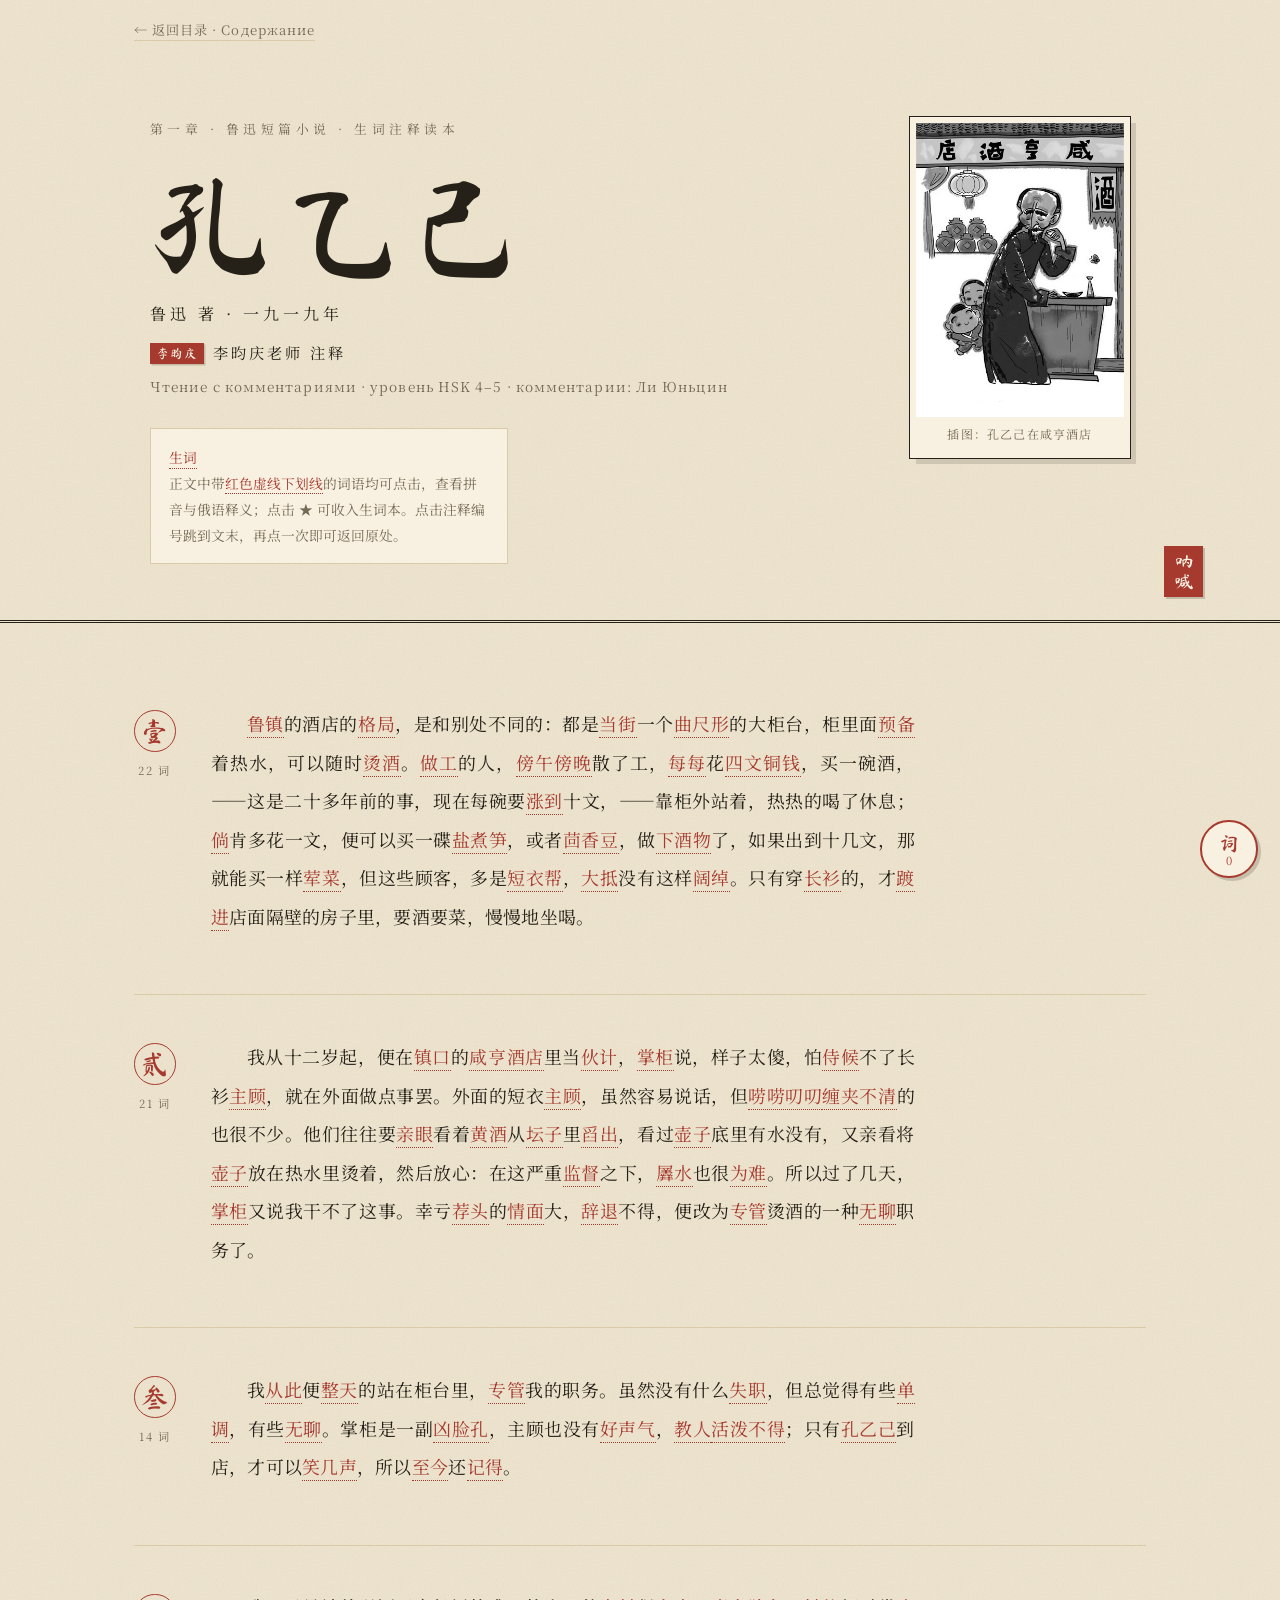
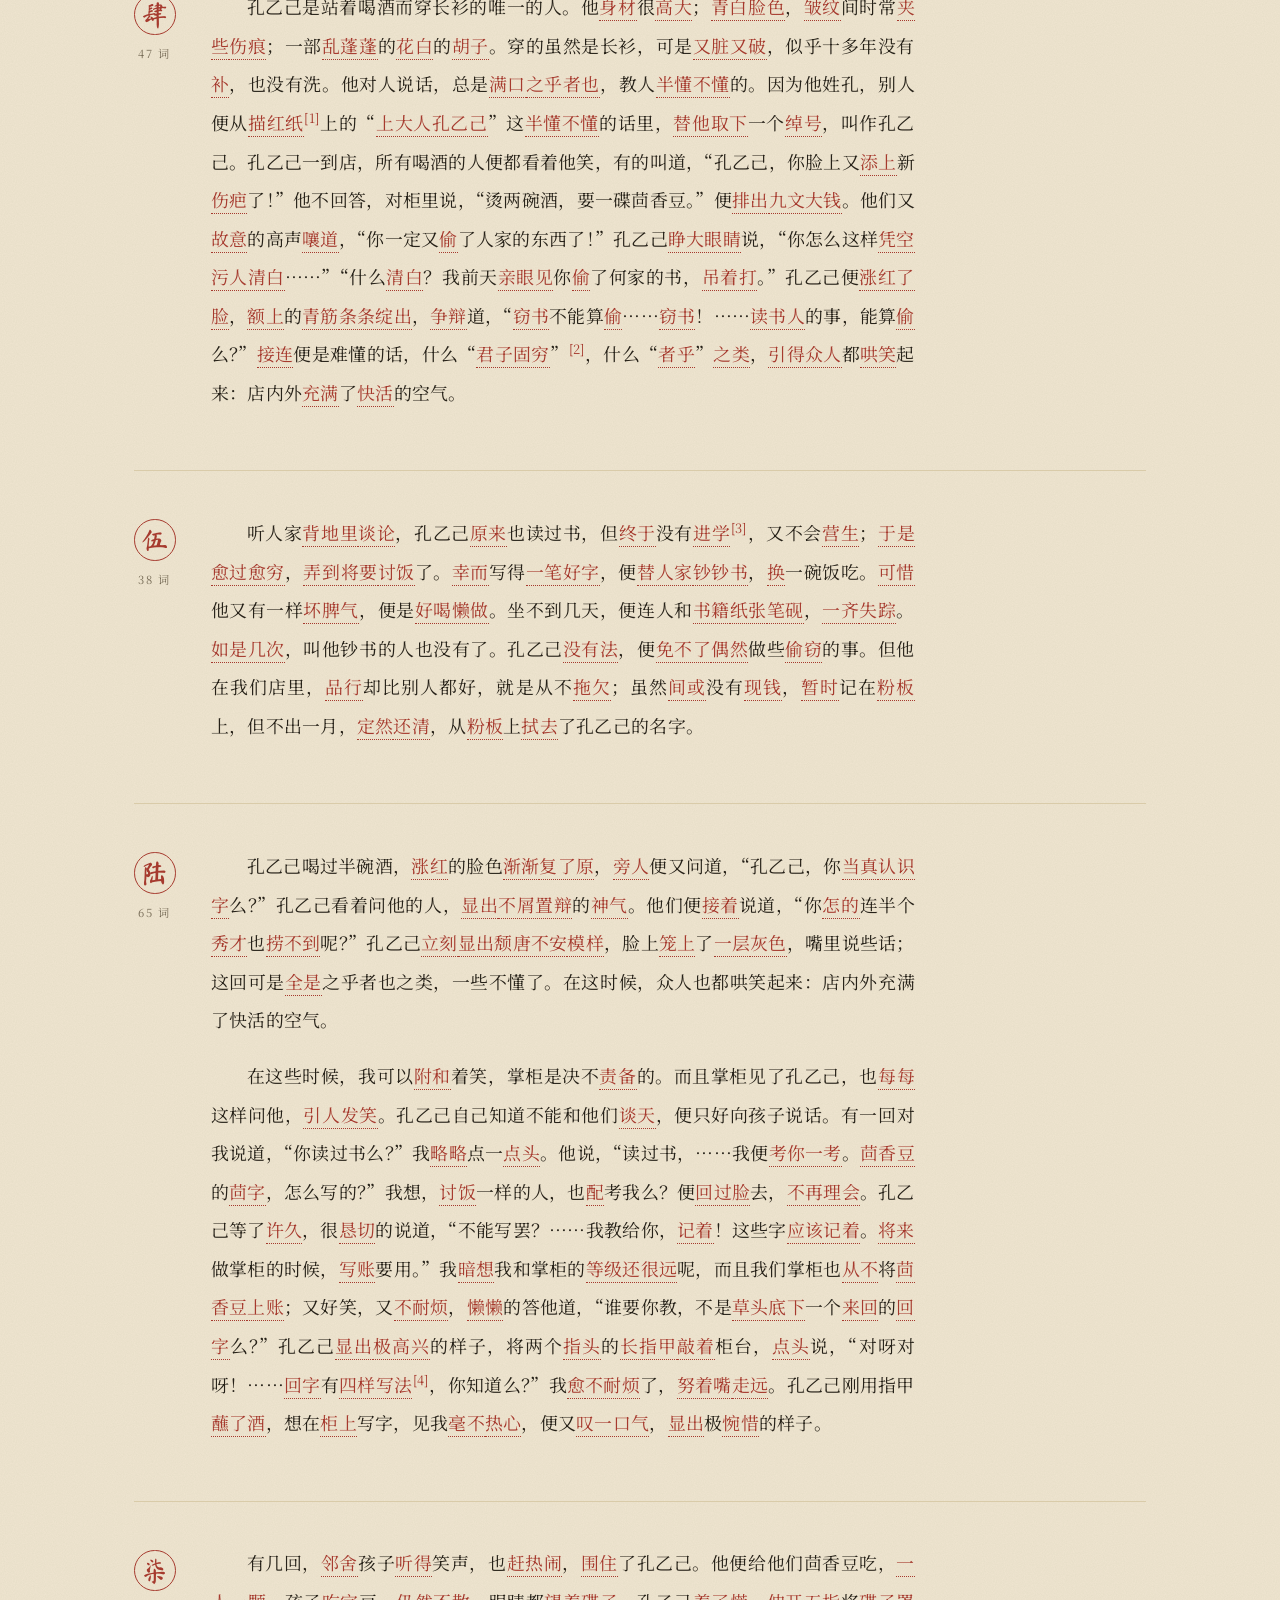
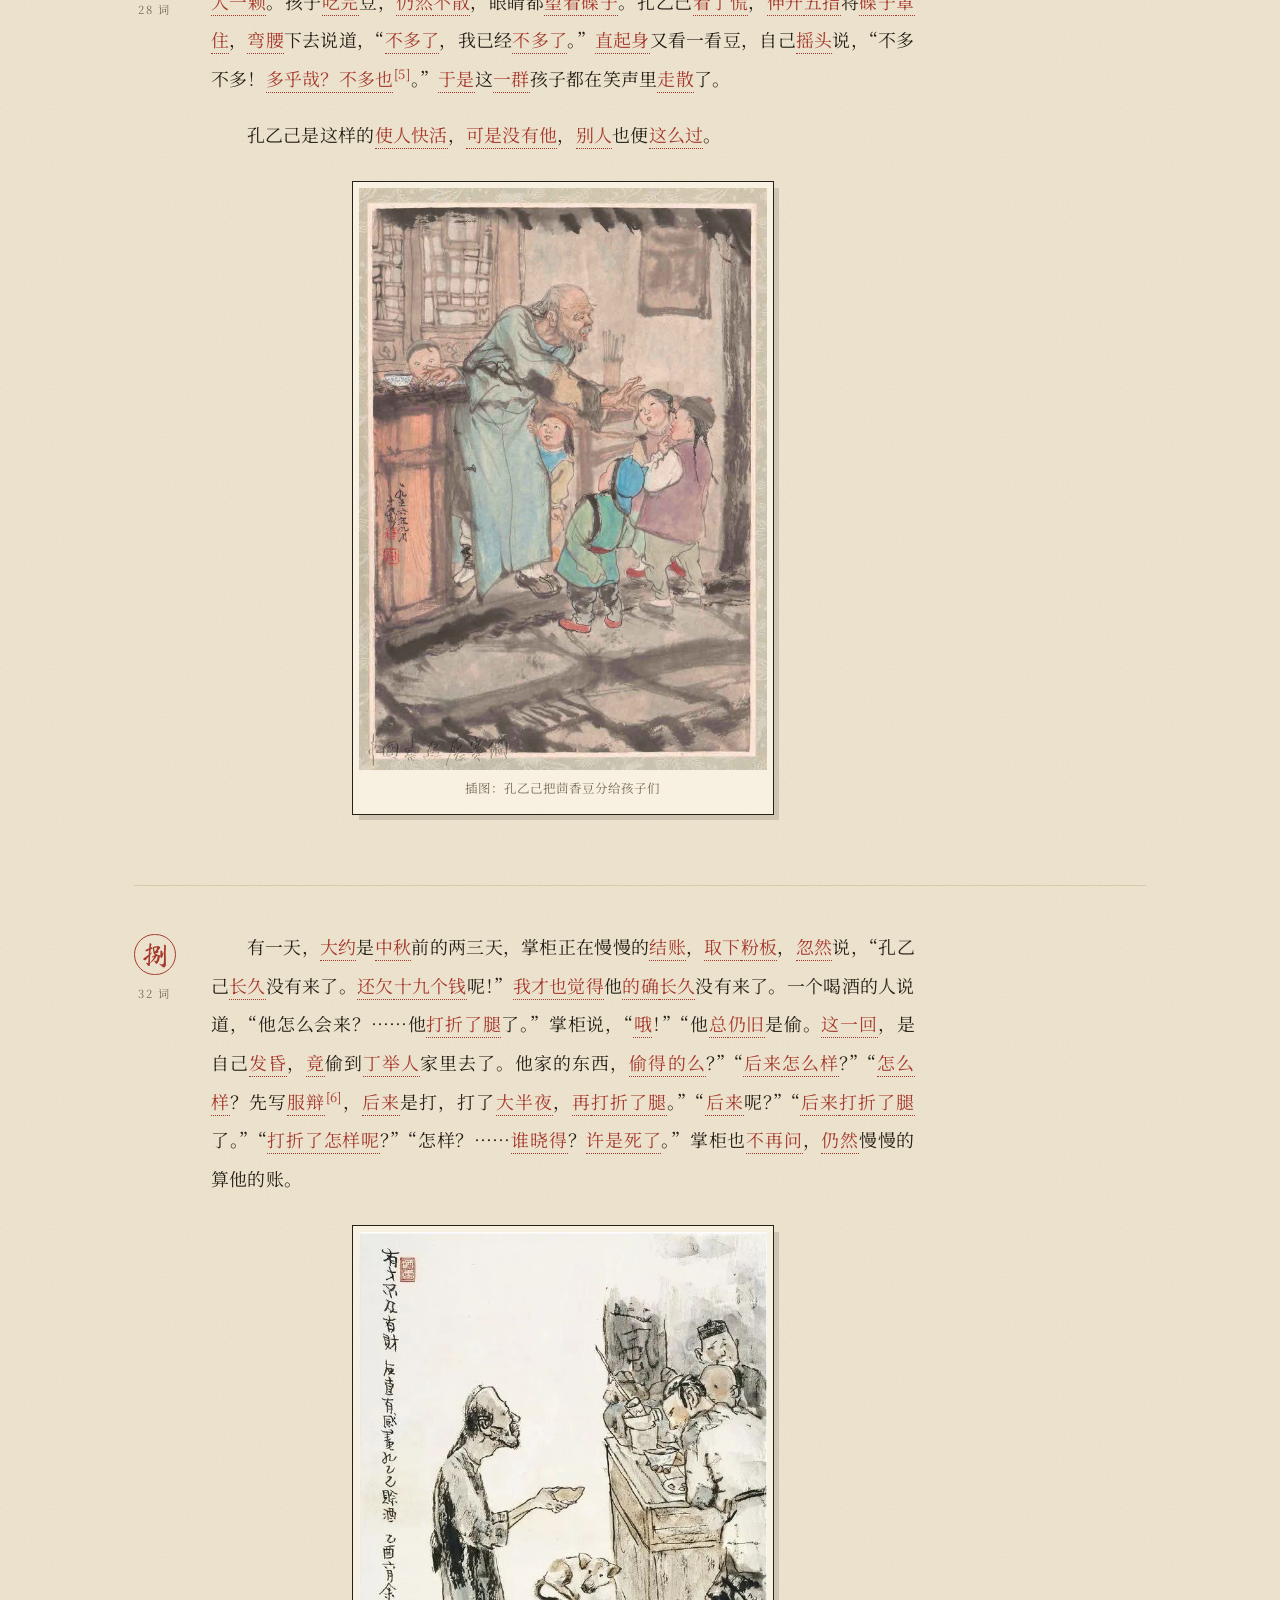
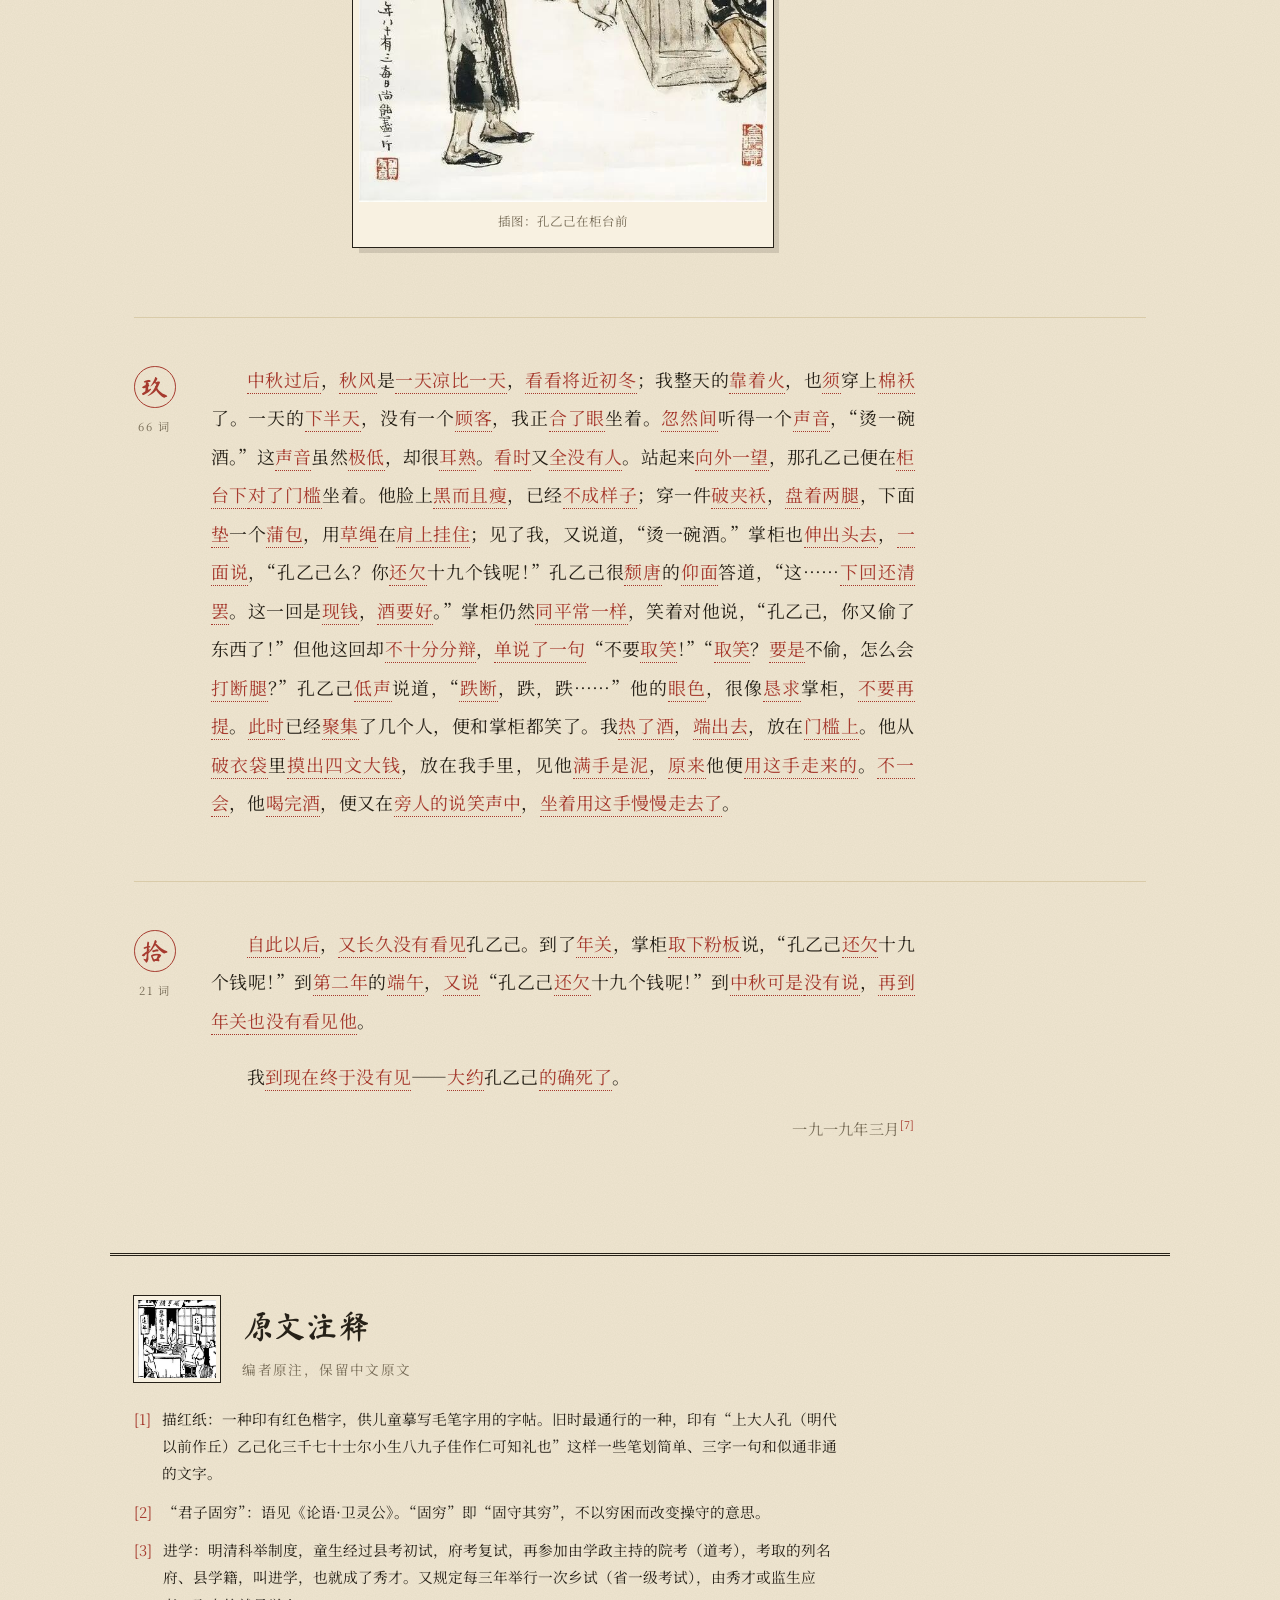
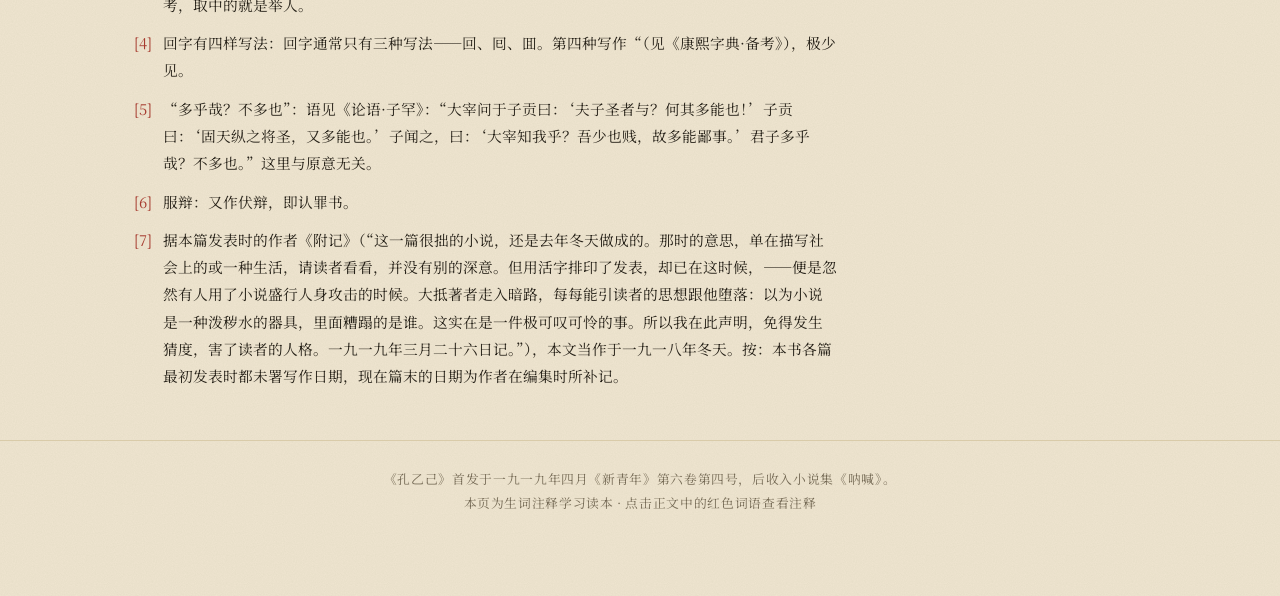
<file: chapter1.html>
<!DOCTYPE html>
<html lang="zh-CN">
<head>
<meta charset="UTF-8">
<meta name="viewport" content="width=device-width, initial-scale=1.0">
<title>孔乙己 · 鲁迅 — 注释读本</title>
<link rel="preconnect" href="https://fonts.googleapis.com">
<link rel="preconnect" href="https://fonts.gstatic.com" crossorigin>
<link href="https://fonts.googleapis.com/css2?family=Noto+Serif+SC:wght@400;600;900&family=Ma+Shan+Zheng&display=swap" rel="stylesheet">
<link rel="stylesheet" href="style.css">
</head>
<body>
<div id="progress"></div>

<nav class="topnav"><a href="index.html">← 返回目录 · Содержание</a></nav>

<header class="hero">
  <div class="hero-inner">
    <div class="hero-title">
      <p class="hero-kicker">第一章 · 鲁迅短篇小说 · 生词注释读本</p>
      <h1><span>孔</span><span>乙</span><span>己</span></h1>
      <p class="hero-author">鲁迅 著 · 一九一九年</p>
      <p class="hero-annotator"><span class="annot-seal">李昀庆</span>李昀庆老师 注释</p>
      <p class="hero-ru">Чтение с комментариями · уровень HSK 4–5 · комментарии: Ли Юньцин</p>
      <div class="hero-hint">
        <span class="hint-demo w">生词</span>
        <p>正文中带<span class="u-demo">红色虚线下划线</span>的词语均可点击，查看拼音与俄语释义；点击 ★ 可收入生词本。点击注释编号跳到文末，再点一次即可返回原处。</p>
      </div>
    </div>
    <figure class="hero-img">
      <img src="assets/hero.jpg" alt="插图：孔乙己在咸亨酒店柜台前">
      <figcaption>插图：孔乙己在咸亨酒店</figcaption>
    </figure>
  </div>
  <div class="hero-seal">呐喊</div>
</header>

<main class="reader">
<section class="chapter" id="ch1">
  <div class="ch-marker"><span>壹</span><em>22 词</em></div>
  <div class="ch-text"><p class=""><span class="w" data-w="鲁镇">鲁镇</span>的酒店的<span class="w" data-w="格局">格局</span>，是和别处不同的：都是<span class="w" data-w="当街">当街</span>一个<span class="w" data-w="曲尺形">曲尺形</span>的大柜台，柜里面<span class="w" data-w="预备">预备</span>着热水，可以随时<span class="w" data-w="烫酒">烫酒</span>。<span class="w" data-w="做工">做工</span>的人，<span class="w" data-w="傍午傍晚">傍午傍晚</span>散了工，<span class="w" data-w="每每">每每</span>花<span class="w" data-w="四文铜钱">四文铜钱</span>，买一碗酒，——这是二十多年前的事，现在每碗要<span class="w" data-w="涨到">涨到</span>十文，——靠柜外站着，热热的喝了休息；<span class="w" data-w="倘">倘</span>肯多花一文，便可以买一碟<span class="w" data-w="盐煮笋">盐煮笋</span>，或者<span class="w" data-w="茴香豆">茴香豆</span>，做<span class="w" data-w="下酒物">下酒物</span>了，如果出到十几文，那就能买一样<span class="w" data-w="荤菜">荤菜</span>，但这些顾客，多是<span class="w" data-w="短衣帮">短衣帮</span>，<span class="w" data-w="大抵">大抵</span>没有这样<span class="w" data-w="阔绰">阔绰</span>。只有穿<span class="w" data-w="长衫">长衫</span>的，才<span class="w" data-w="踱进">踱进</span>店面隔壁的房子里，要酒要菜，慢慢地坐喝。</p></div>
</section>
<section class="chapter" id="ch2">
  <div class="ch-marker"><span>贰</span><em>21 词</em></div>
  <div class="ch-text"><p class="">我从十二岁起，便在<span class="w" data-w="镇口">镇口</span>的<span class="w" data-w="咸亨酒店">咸亨酒店</span>里当<span class="w" data-w="伙计">伙计</span>，<span class="w" data-w="掌柜">掌柜</span>说，样子太傻，怕<span class="w" data-w="侍候">侍候</span>不了长衫<span class="w" data-w="主顾">主顾</span>，就在外面做点事罢。外面的短衣<span class="w" data-w="主顾">主顾</span>，虽然容易说话，但<span class="w" data-w="唠唠叨叨">唠唠叨叨</span><span class="w" data-w="缠夹不清">缠夹不清</span>的也很不少。他们往往要<span class="w" data-w="亲眼">亲眼</span>看着<span class="w" data-w="黄酒">黄酒</span>从<span class="w" data-w="坛子">坛子</span>里<span class="w" data-w="舀出">舀出</span>，看过<span class="w" data-w="壶子">壶子</span>底里有水没有，又亲看将<span class="w" data-w="壶子">壶子</span>放在热水里烫着，然后放心：在这严重<span class="w" data-w="监督">监督</span>之下，<span class="w" data-w="羼水">羼水</span>也很<span class="w" data-w="为难">为难</span>。所以过了几天，<span class="w" data-w="掌柜">掌柜</span>又说我干不了这事。幸亏<span class="w" data-w="荐头">荐头</span>的<span class="w" data-w="情面">情面</span>大，<span class="w" data-w="辞退">辞退</span>不得，便改为<span class="w" data-w="专管">专管</span>烫酒的一种<span class="w" data-w="无聊">无聊</span>职务了。</p></div>
</section>
<section class="chapter" id="ch3">
  <div class="ch-marker"><span>叁</span><em>14 词</em></div>
  <div class="ch-text"><p class="">我<span class="w" data-w="从此">从此</span>便<span class="w" data-w="整天">整天</span>的站在柜台里，<span class="w" data-w="专管">专管</span>我的职务。虽然没有什么<span class="w" data-w="失职">失职</span>，但总觉得有些<span class="w" data-w="单调">单调</span>，有些<span class="w" data-w="无聊">无聊</span>。掌柜是一副<span class="w" data-w="凶脸孔">凶脸孔</span>，主顾也没有<span class="w" data-w="好声气">好声气</span>，<span class="w" data-w="教人">教人</span><span class="w" data-w="活泼不得">活泼不得</span>；只有<span class="w" data-w="孔乙己">孔乙己</span>到店，才可以<span class="w" data-w="笑几声">笑几声</span>，所以<span class="w" data-w="至今">至今</span>还<span class="w" data-w="记得">记得</span>。</p></div>
</section>
<section class="chapter" id="ch4">
  <div class="ch-marker"><span>肆</span><em>47 词</em></div>
  <div class="ch-text"><p class="">孔乙己是站着喝酒而穿长衫的唯一的人。他<span class="w" data-w="身材">身材</span>很<span class="w" data-w="高大">高大</span>；<span class="w" data-w="青白脸色">青白脸色</span>，<span class="w" data-w="皱纹">皱纹</span>间时常<span class="w" data-w="夹些">夹些</span><span class="w" data-w="伤痕">伤痕</span>；一部<span class="w" data-w="乱蓬蓬">乱蓬蓬</span>的<span class="w" data-w="花白">花白</span>的<span class="w" data-w="胡子">胡子</span>。穿的虽然是长衫，可是<span class="w" data-w="又脏又破">又脏又破</span>，似乎十多年没有<span class="w" data-w="补">补</span>，也没有洗。他对人说话，总是<span class="w" data-w="满口">满口</span><span class="w" data-w="之乎者也">之乎者也</span>，教人<span class="w" data-w="半懂不懂">半懂不懂</span>的。因为他姓孔，别人便从<span class="w" data-w="描红纸">描红纸</span><a class="fn" href="#fn1" data-fn="1">[1]</a>上的“<span class="w" data-w="上大人孔乙己">上大人孔乙己</span>”这<span class="w" data-w="半懂不懂">半懂不懂</span>的话里，<span class="w" data-w="替他取下">替他取下</span>一个<span class="w" data-w="绰号">绰号</span>，叫作孔乙己。孔乙己一到店，所有喝酒的人便都看着他笑，有的叫道，“孔乙己，你脸上又<span class="w" data-w="添上">添上</span>新<span class="w" data-w="伤疤">伤疤</span>了！”他不回答，对柜里说，“烫两碗酒，要一碟茴香豆。”便<span class="w" data-w="排出">排出</span><span class="w" data-w="九文大钱">九文大钱</span>。他们又<span class="w" data-w="故意">故意</span>的高声<span class="w" data-w="嚷道">嚷道</span>，“你一定又<span class="w" data-w="偷">偷</span>了人家的东西了！”孔乙己<span class="w" data-w="睁大眼睛">睁大眼睛</span>说，“你怎么这样<span class="w" data-w="凭空">凭空</span><span class="w" data-w="污人清白">污人清白</span>……”“什么<span class="w" data-w="清白">清白</span>？我前天<span class="w" data-w="亲眼见">亲眼见</span>你<span class="w" data-w="偷">偷</span>了何家的书，<span class="w" data-w="吊着打">吊着打</span>。”孔乙己便<span class="w" data-w="涨红了脸">涨红了脸</span>，<span class="w" data-w="额上">额上</span>的<span class="w" data-w="青筋">青筋</span><span class="w" data-w="条条绽出">条条绽出</span>，<span class="w" data-w="争辩">争辩</span>道，“<span class="w" data-w="窃书">窃书</span>不能算<span class="w" data-w="偷">偷</span>……<span class="w" data-w="窃书">窃书</span>！……<span class="w" data-w="读书人">读书人</span>的事，能算<span class="w" data-w="偷">偷</span>么？”<span class="w" data-w="接连">接连</span>便是难懂的话，什么“<span class="w" data-w="君子固穷">君子固穷</span>”<a class="fn" href="#fn2" data-fn="2">[2]</a>，什么“<span class="w" data-w="者乎">者乎</span>”<span class="w" data-w="之类">之类</span>，<span class="w" data-w="引得">引得</span><span class="w" data-w="众人">众人</span>都<span class="w" data-w="哄笑">哄笑</span>起来：店内外<span class="w" data-w="充满">充满</span>了<span class="w" data-w="快活">快活</span>的空气。</p></div>
</section>
<section class="chapter" id="ch5">
  <div class="ch-marker"><span>伍</span><em>38 词</em></div>
  <div class="ch-text"><p class="">听人家<span class="w" data-w="背地里">背地里</span><span class="w" data-w="谈论">谈论</span>，孔乙己<span class="w" data-w="原来">原来</span>也读过书，但<span class="w" data-w="终于">终于</span>没有<span class="w" data-w="进学">进学</span><a class="fn" href="#fn3" data-fn="3">[3]</a>，又不会<span class="w" data-w="营生">营生</span>；<span class="w" data-w="于是">于是</span><span class="w" data-w="愈过愈穷">愈过愈穷</span>，<span class="w" data-w="弄到">弄到</span><span class="w" data-w="将要">将要</span><span class="w" data-w="讨饭">讨饭</span>了。<span class="w" data-w="幸而">幸而</span>写得<span class="w" data-w="一笔好字">一笔好字</span>，便<span class="w" data-w="替人家">替人家</span><span class="w" data-w="钞钞书">钞钞书</span>，<span class="w" data-w="换">换</span>一碗饭吃。<span class="w" data-w="可惜">可惜</span>他又有一样<span class="w" data-w="坏脾气">坏脾气</span>，便是<span class="w" data-w="好喝懒做">好喝懒做</span>。坐不到几天，便连人和<span class="w" data-w="书籍">书籍</span><span class="w" data-w="纸张">纸张</span><span class="w" data-w="笔砚">笔砚</span>，<span class="w" data-w="一齐">一齐</span><span class="w" data-w="失踪">失踪</span>。<span class="w" data-w="如是几次">如是几次</span>，叫他钞书的人也没有了。孔乙己<span class="w" data-w="没有法">没有法</span>，便<span class="w" data-w="免不了">免不了</span><span class="w" data-w="偶然">偶然</span>做些<span class="w" data-w="偷窃">偷窃</span>的事。但他在我们店里，<span class="w" data-w="品行">品行</span>却比别人都好，就是从不<span class="w" data-w="拖欠">拖欠</span>；虽然<span class="w" data-w="间或">间或</span>没有<span class="w" data-w="现钱">现钱</span>，<span class="w" data-w="暂时">暂时</span>记在<span class="w" data-w="粉板">粉板</span>上，但不出一月，<span class="w" data-w="定然">定然</span><span class="w" data-w="还清">还清</span>，从<span class="w" data-w="粉板">粉板</span>上<span class="w" data-w="拭去">拭去</span>了孔乙己的名字。</p></div>
</section>
<section class="chapter" id="ch6">
  <div class="ch-marker"><span>陆</span><em>65 词</em></div>
  <div class="ch-text"><p class="">孔乙己喝过半碗酒，<span class="w" data-w="涨红">涨红</span>的脸色<span class="w" data-w="渐渐">渐渐</span><span class="w" data-w="复了原">复了原</span>，<span class="w" data-w="旁人">旁人</span>便又问道，“孔乙己，你<span class="w" data-w="当真">当真</span><span class="w" data-w="认识字">认识字</span>么？”孔乙己看着问他的人，<span class="w" data-w="显出">显出</span><span class="w" data-w="不屑置辩">不屑置辩</span>的<span class="w" data-w="神气">神气</span>。他们便<span class="w" data-w="接着">接着</span>说道，“你<span class="w" data-w="怎的">怎的</span>连半个<span class="w" data-w="秀才">秀才</span>也<span class="w" data-w="捞不到">捞不到</span>呢？”孔乙己<span class="w" data-w="立刻">立刻</span><span class="w" data-w="显出">显出</span><span class="w" data-w="颓唐不安">颓唐不安</span><span class="w" data-w="模样">模样</span>，脸上<span class="w" data-w="笼上">笼上</span>了<span class="w" data-w="一层">一层</span><span class="w" data-w="灰色">灰色</span>，嘴里说些话；这回可是<span class="w" data-w="全是">全是</span>之乎者也之类，一些不懂了。在这时候，众人也都哄笑起来：店内外充满了快活的空气。</p><p class="">在这些时候，我可以<span class="w" data-w="附和">附和</span>着笑，掌柜是决不<span class="w" data-w="责备">责备</span>的。而且掌柜见了孔乙己，也<span class="w" data-w="每每">每每</span>这样问他，<span class="w" data-w="引人发笑">引人发笑</span>。孔乙己自己知道不能和他们<span class="w" data-w="谈天">谈天</span>，便只好向孩子说话。有一回对我说道，“你读过书么？”我<span class="w" data-w="略略">略略</span>点一<span class="w" data-w="点头">点头</span>。他说，“读过书，……我便<span class="w" data-w="考你一考">考你一考</span>。<span class="w" data-w="茴香豆">茴香豆</span>的<span class="w" data-w="茴字">茴字</span>，怎么写的？”我想，<span class="w" data-w="讨饭">讨饭</span>一样的人，也<span class="w" data-w="配">配</span>考我么？便<span class="w" data-w="回过脸">回过脸</span>去，<span class="w" data-w="不再理会">不再理会</span>。孔乙己等了<span class="w" data-w="许久">许久</span>，很<span class="w" data-w="恳切">恳切</span>的说道，“不能写罢？……我教给你，<span class="w" data-w="记着">记着</span>！这些字<span class="w" data-w="应该">应该</span><span class="w" data-w="记着">记着</span>。<span class="w" data-w="将来">将来</span>做掌柜的时候，<span class="w" data-w="写账">写账</span>要用。”我<span class="w" data-w="暗想">暗想</span>我和掌柜的<span class="w" data-w="等级">等级</span><span class="w" data-w="还很远">还很远</span>呢，而且我们掌柜也<span class="w" data-w="从不">从不</span>将<span class="w" data-w="茴香豆">茴香豆</span><span class="w" data-w="上账">上账</span>；又好笑，又<span class="w" data-w="不耐烦">不耐烦</span>，<span class="w" data-w="懒懒">懒懒</span>的答他道，“谁要你教，不是<span class="w" data-w="草头">草头</span><span class="w" data-w="底下">底下</span>一个<span class="w" data-w="来回">来回</span>的<span class="w" data-w="回字">回字</span>么？”孔乙己<span class="w" data-w="显出">显出</span><span class="w" data-w="极高兴">极高兴</span>的样子，将两个<span class="w" data-w="指头">指头</span>的<span class="w" data-w="长指甲">长指甲</span><span class="w" data-w="敲着">敲着</span>柜台，<span class="w" data-w="点头">点头</span>说，“对呀对呀！……<span class="w" data-w="回字">回字</span>有<span class="w" data-w="四样写法">四样写法</span><a class="fn" href="#fn4" data-fn="4">[4]</a>，你知道么？”我<span class="w" data-w="愈">愈</span><span class="w" data-w="不耐烦">不耐烦</span>了，<span class="w" data-w="努着嘴">努着嘴</span><span class="w" data-w="走远">走远</span>。孔乙己刚用指甲<span class="w" data-w="蘸了酒">蘸了酒</span>，想在<span class="w" data-w="柜上">柜上</span>写字，见我<span class="w" data-w="毫不">毫不</span><span class="w" data-w="热心">热心</span>，便又<span class="w" data-w="叹一口气">叹一口气</span>，<span class="w" data-w="显出">显出</span>极<span class="w" data-w="惋惜">惋惜</span>的样子。</p></div>
</section>
<section class="chapter" id="ch7">
  <div class="ch-marker"><span>柒</span><em>28 词</em></div>
  <div class="ch-text"><p class="">有几回，<span class="w" data-w="邻舍">邻舍</span>孩子<span class="w" data-w="听得">听得</span>笑声，也<span class="w" data-w="赶热闹">赶热闹</span>，<span class="w" data-w="围住">围住</span>了孔乙己。他便给他们茴香豆吃，<span class="w" data-w="一人一颗">一人一颗</span>。孩子<span class="w" data-w="吃完">吃完</span>豆，<span class="w" data-w="仍然">仍然</span><span class="w" data-w="不散">不散</span>，眼睛都<span class="w" data-w="望着">望着</span><span class="w" data-w="碟子">碟子</span>。孔乙己<span class="w" data-w="着了慌">着了慌</span>，<span class="w" data-w="伸开">伸开</span><span class="w" data-w="五指">五指</span>将<span class="w" data-w="碟子">碟子</span><span class="w" data-w="罩住">罩住</span>，<span class="w" data-w="弯腰">弯腰</span>下去说道，“<span class="w" data-w="不多了">不多了</span>，我已经<span class="w" data-w="不多了">不多了</span>。”<span class="w" data-w="直起身">直起身</span>又看一看豆，自己<span class="w" data-w="摇头">摇头</span>说，“不多不多！<span class="w" data-w="多乎哉？不多也">多乎哉？不多也</span><a class="fn" href="#fn5" data-fn="5">[5]</a>。”<span class="w" data-w="于是">于是</span>这<span class="w" data-w="一群">一群</span>孩子都在笑声里<span class="w" data-w="走散">走散</span>了。</p><p class="">孔乙己是这样的<span class="w" data-w="使人">使人</span><span class="w" data-w="快活">快活</span>，<span class="w" data-w="可是">可是</span><span class="w" data-w="没有他">没有他</span>，<span class="w" data-w="别人">别人</span>也便<span class="w" data-w="这么过">这么过</span>。</p><figure class="illus"><img src="assets/children.jpg" alt="插图：孔乙己把茴香豆分给孩子们" loading="lazy"><figcaption>插图：孔乙己把茴香豆分给孩子们</figcaption></figure></div>
</section>
<section class="chapter" id="ch8">
  <div class="ch-marker"><span>捌</span><em>32 词</em></div>
  <div class="ch-text"><p class="">有一天，<span class="w" data-w="大约">大约</span>是<span class="w" data-w="中秋">中秋</span>前的两三天，掌柜正在慢慢的<span class="w" data-w="结账">结账</span>，<span class="w" data-w="取下">取下</span><span class="w" data-w="粉板">粉板</span>，<span class="w" data-w="忽然">忽然</span>说，“孔乙己<span class="w" data-w="长久">长久</span>没有来了。<span class="w" data-w="还欠">还欠</span><span class="w" data-w="十九个钱">十九个钱</span>呢！”<span class="w" data-w="我才也觉得">我才也觉得</span>他<span class="w" data-w="的确">的确</span><span class="w" data-w="长久">长久</span>没有来了。一个喝酒的人说道，“他怎么会来？……他<span class="w" data-w="打折了腿">打折了腿</span>了。”掌柜说，“<span class="w" data-w="哦">哦</span>！”“他<span class="w" data-w="总">总</span><span class="w" data-w="仍旧">仍旧</span>是偷。<span class="w" data-w="这一回">这一回</span>，是自己<span class="w" data-w="发昏">发昏</span>，<span class="w" data-w="竟">竟</span>偷到<span class="w" data-w="丁举人">丁举人</span>家里去了。他家的东西，<span class="w" data-w="偷得的么">偷得的么</span>？”“<span class="w" data-w="后来">后来</span><span class="w" data-w="怎么样">怎么样</span>？”“<span class="w" data-w="怎么样">怎么样</span>？先写<span class="w" data-w="服辩">服辩</span><a class="fn" href="#fn6" data-fn="6">[6]</a>，<span class="w" data-w="后来">后来</span>是打，打了<span class="w" data-w="大半夜">大半夜</span>，<span class="w" data-w="再">再</span><span class="w" data-w="打折了腿">打折了腿</span>。”“<span class="w" data-w="后来">后来</span>呢？”“<span class="w" data-w="后来">后来</span><span class="w" data-w="打折了腿">打折了腿</span>了。”“<span class="w" data-w="打折了怎样呢">打折了怎样呢</span>？”“怎样？……<span class="w" data-w="谁晓得">谁晓得</span>？<span class="w" data-w="许是">许是</span><span class="w" data-w="死了">死了</span>。”掌柜也<span class="w" data-w="不再问">不再问</span>，<span class="w" data-w="仍然">仍然</span>慢慢的算他的账。</p><figure class="illus"><img src="assets/counter.jpg" alt="插图：孔乙己在柜台前" loading="lazy"><figcaption>插图：孔乙己在柜台前</figcaption></figure></div>
</section>
<section class="chapter" id="ch9">
  <div class="ch-marker"><span>玖</span><em>66 词</em></div>
  <div class="ch-text"><p class=""><span class="w" data-w="中秋过后">中秋过后</span>，<span class="w" data-w="秋风">秋风</span>是<span class="w" data-w="一天凉比一天">一天凉比一天</span>，<span class="w" data-w="看看">看看</span><span class="w" data-w="将近">将近</span><span class="w" data-w="初冬">初冬</span>；我整天的<span class="w" data-w="靠着火">靠着火</span>，也<span class="w" data-w="须">须</span>穿上<span class="w" data-w="棉袄">棉袄</span>了。一天的<span class="w" data-w="下半天">下半天</span>，没有一个<span class="w" data-w="顾客">顾客</span>，我正<span class="w" data-w="合了眼">合了眼</span>坐着。<span class="w" data-w="忽然间">忽然间</span>听得一个<span class="w" data-w="声音">声音</span>，“烫一碗酒。”这<span class="w" data-w="声音">声音</span>虽然<span class="w" data-w="极低">极低</span>，却很<span class="w" data-w="耳熟">耳熟</span>。<span class="w" data-w="看时">看时</span>又<span class="w" data-w="全没有人">全没有人</span>。站起来<span class="w" data-w="向外一望">向外一望</span>，那孔乙己便在<span class="w" data-w="柜台下">柜台下</span><span class="w" data-w="对了门槛">对了门槛</span>坐着。他脸上<span class="w" data-w="黑而且瘦">黑而且瘦</span>，已经<span class="w" data-w="不成样子">不成样子</span>；穿一件<span class="w" data-w="破夹袄">破夹袄</span>，<span class="w" data-w="盘着两腿">盘着两腿</span>，下面<span class="w" data-w="垫">垫</span>一个<span class="w" data-w="蒲包">蒲包</span>，用<span class="w" data-w="草绳">草绳</span>在<span class="w" data-w="肩上">肩上</span><span class="w" data-w="挂住">挂住</span>；见了我，又说道，“烫一碗酒。”掌柜也<span class="w" data-w="伸出头去">伸出头去</span>，<span class="w" data-w="一面说">一面说</span>，“孔乙己么？你<span class="w" data-w="还欠">还欠</span>十九个钱呢！”孔乙己很<span class="w" data-w="颓唐">颓唐</span>的<span class="w" data-w="仰面">仰面</span>答道，“这……<span class="w" data-w="下回">下回</span><span class="w" data-w="还清">还清</span><span class="w" data-w="罢">罢</span>。这一回是<span class="w" data-w="现钱">现钱</span>，<span class="w" data-w="酒要好">酒要好</span>。”掌柜仍然<span class="w" data-w="同平常一样">同平常一样</span>，笑着对他说，“孔乙己，你又偷了东西了！”但他这回却<span class="w" data-w="不十分分辩">不十分分辩</span>，<span class="w" data-w="单说了一句">单说了一句</span>“不要<span class="w" data-w="取笑">取笑</span>！”“<span class="w" data-w="取笑">取笑</span>？<span class="w" data-w="要是">要是</span>不偷，怎么会<span class="w" data-w="打断腿">打断腿</span>？”孔乙己<span class="w" data-w="低声">低声</span>说道，“<span class="w" data-w="跌断">跌断</span>，跌，跌……”他的<span class="w" data-w="眼色">眼色</span>，很像<span class="w" data-w="恳求">恳求</span>掌柜，<span class="w" data-w="不要再提">不要再提</span>。<span class="w" data-w="此时">此时</span>已经<span class="w" data-w="聚集">聚集</span>了几个人，便和掌柜都笑了。我<span class="w" data-w="热了酒">热了酒</span>，<span class="w" data-w="端出去">端出去</span>，放在<span class="w" data-w="门槛上">门槛上</span>。他从<span class="w" data-w="破衣袋">破衣袋</span>里<span class="w" data-w="摸出">摸出</span><span class="w" data-w="四文大钱">四文大钱</span>，放在我手里，见他<span class="w" data-w="满手是泥">满手是泥</span>，<span class="w" data-w="原来">原来</span>他便<span class="w" data-w="用这手走来的">用这手走来的</span>。<span class="w" data-w="不一会">不一会</span>，他<span class="w" data-w="喝完酒">喝完酒</span>，便又在<span class="w" data-w="旁人的说笑声中">旁人的说笑声中</span>，<span class="w" data-w="坐着用这手慢慢走去了">坐着用这手慢慢走去了</span>。</p></div>
</section>
<section class="chapter" id="ch10">
  <div class="ch-marker"><span>拾</span><em>21 词</em></div>
  <div class="ch-text"><p class=""><span class="w" data-w="自此以后">自此以后</span>，<span class="w" data-w="又长久没有">又长久没有</span><span class="w" data-w="看见">看见</span>孔乙己。到了<span class="w" data-w="年关">年关</span>，掌柜<span class="w" data-w="取下">取下</span><span class="w" data-w="粉板">粉板</span>说，“孔乙己<span class="w" data-w="还欠">还欠</span>十九个钱呢！”到<span class="w" data-w="第二年">第二年</span>的<span class="w" data-w="端午">端午</span>，<span class="w" data-w="又说">又说</span>“孔乙己<span class="w" data-w="还欠">还欠</span>十九个钱呢！”到<span class="w" data-w="中秋">中秋</span><span class="w" data-w="可是">可是</span><span class="w" data-w="没有说">没有说</span>，<span class="w" data-w="再到">再到</span><span class="w" data-w="年关">年关</span><span class="w" data-w="也没有看见他">也没有看见他</span>。</p><p class="">我<span class="w" data-w="到现在">到现在</span><span class="w" data-w="终于">终于</span><span class="w" data-w="没有见">没有见</span>——<span class="w" data-w="大约">大约</span>孔乙己<span class="w" data-w="的确">的确</span><span class="w" data-w="死了">死了</span>。</p><p class="date-line">一九一九年三月<a class="fn" href="#fn7" data-fn="7">[7]</a></p></div>
</section>
</main>

<section class="notes">
  <div class="notes-head">
    <img src="assets/tavern.jpg" alt="咸亨酒店旧影插图" class="notes-img">
    <div><h2>原文注释</h2><p>编者原注，保留中文原文</p></div>
  </div>
  <ol class="fn-list"><li id="fn1"><span class="fn-num">[1]</span><span>描红纸：一种印有红色楷字，供儿童摹写毛笔字用的字帖。旧时最通行的一种，印有“上大人孔（明代以前作丘）乙己化三千七十士尔小生八九子佳作仁可知礼也”这样一些笔划简单、三字一句和似通非通的文字。</span></li><li id="fn2"><span class="fn-num">[2]</span><span>“君子固穷”：语见《论语·卫灵公》。“固穷”即“固守其穷”，不以穷困而改变操守的意思。</span></li><li id="fn3"><span class="fn-num">[3]</span><span>进学：明清科举制度，童生经过县考初试，府考复试，再参加由学政主持的院考（道考），考取的列名府、县学籍，叫进学，也就成了秀才。又规定每三年举行一次乡试（省一级考试），由秀才或监生应考，取中的就是举人。</span></li><li id="fn4"><span class="fn-num">[4]</span><span>回字有四样写法：回字通常只有三种写法——回、囘、囬。第四种写作“（见《康熙字典·备考》），极少见。</span></li><li id="fn5"><span class="fn-num">[5]</span><span>“多乎哉？不多也”：语见《论语·子罕》：“大宰问于子贡曰：‘夫子圣者与？何其多能也！’子贡曰：‘固天纵之将圣，又多能也。’子闻之，曰：‘大宰知我乎？吾少也贱，故多能鄙事。’君子多乎哉？不多也。”这里与原意无关。</span></li><li id="fn6"><span class="fn-num">[6]</span><span>服辩：又作伏辩，即认罪书。</span></li><li id="fn7"><span class="fn-num">[7]</span><span>据本篇发表时的作者《附记》（“这一篇很拙的小说，还是去年冬天做成的。那时的意思，单在描写社会上的或一种生活，请读者看看，并没有别的深意。但用活字排印了发表，却已在这时候，——便是忽然有人用了小说盛行人身攻击的时候。大抵著者走入暗路，每每能引读者的思想跟他堕落：以为小说是一种泼秽水的器具，里面糟蹋的是谁。这实在是一件极可叹可怜的事。所以我在此声明，免得发生猜度，害了读者的人格。一九一九年三月二十六日记。”），本文当作于一九一八年冬天。按：本书各篇最初发表时都未署写作日期，现在篇末的日期为作者在编集时所补记。</span></li></ol>
</section>

<footer class="colophon">
  <p>《孔乙己》首发于一九一九年四月《新青年》第六卷第四号，后收入小说集《呐喊》。</p>
  <p>本页为生词注释学习读本 · 点击正文中的红色词语查看注释</p>
</footer>

<div id="pop" class="pop" hidden>
  <div class="pop-word"></div>
  <div class="pop-pinyin"></div>
  <div class="pop-gloss"></div>
  <button class="pop-save" type="button">★ 收入生词本</button>
  <div class="pop-credit">李昀庆老师 注</div>
</div>

<button id="wbBtn" class="wb-btn" type="button" aria-label="生词本">词<span id="wbCount">0</span></button>
<aside id="wbDrawer" class="wb-drawer" hidden>
  <div class="wb-head"><h3>我的生词本</h3><button id="wbClose" type="button">×</button></div>
  <ul id="wbList"></ul>
  <button id="wbClear" type="button">清空生词本</button>
</aside>

<script>window.WB_KEY='kyj_wordbook'</script>
<script src="vocab1.js"></script>
<script src="app.js"></script>
</body>
</html>
</file>
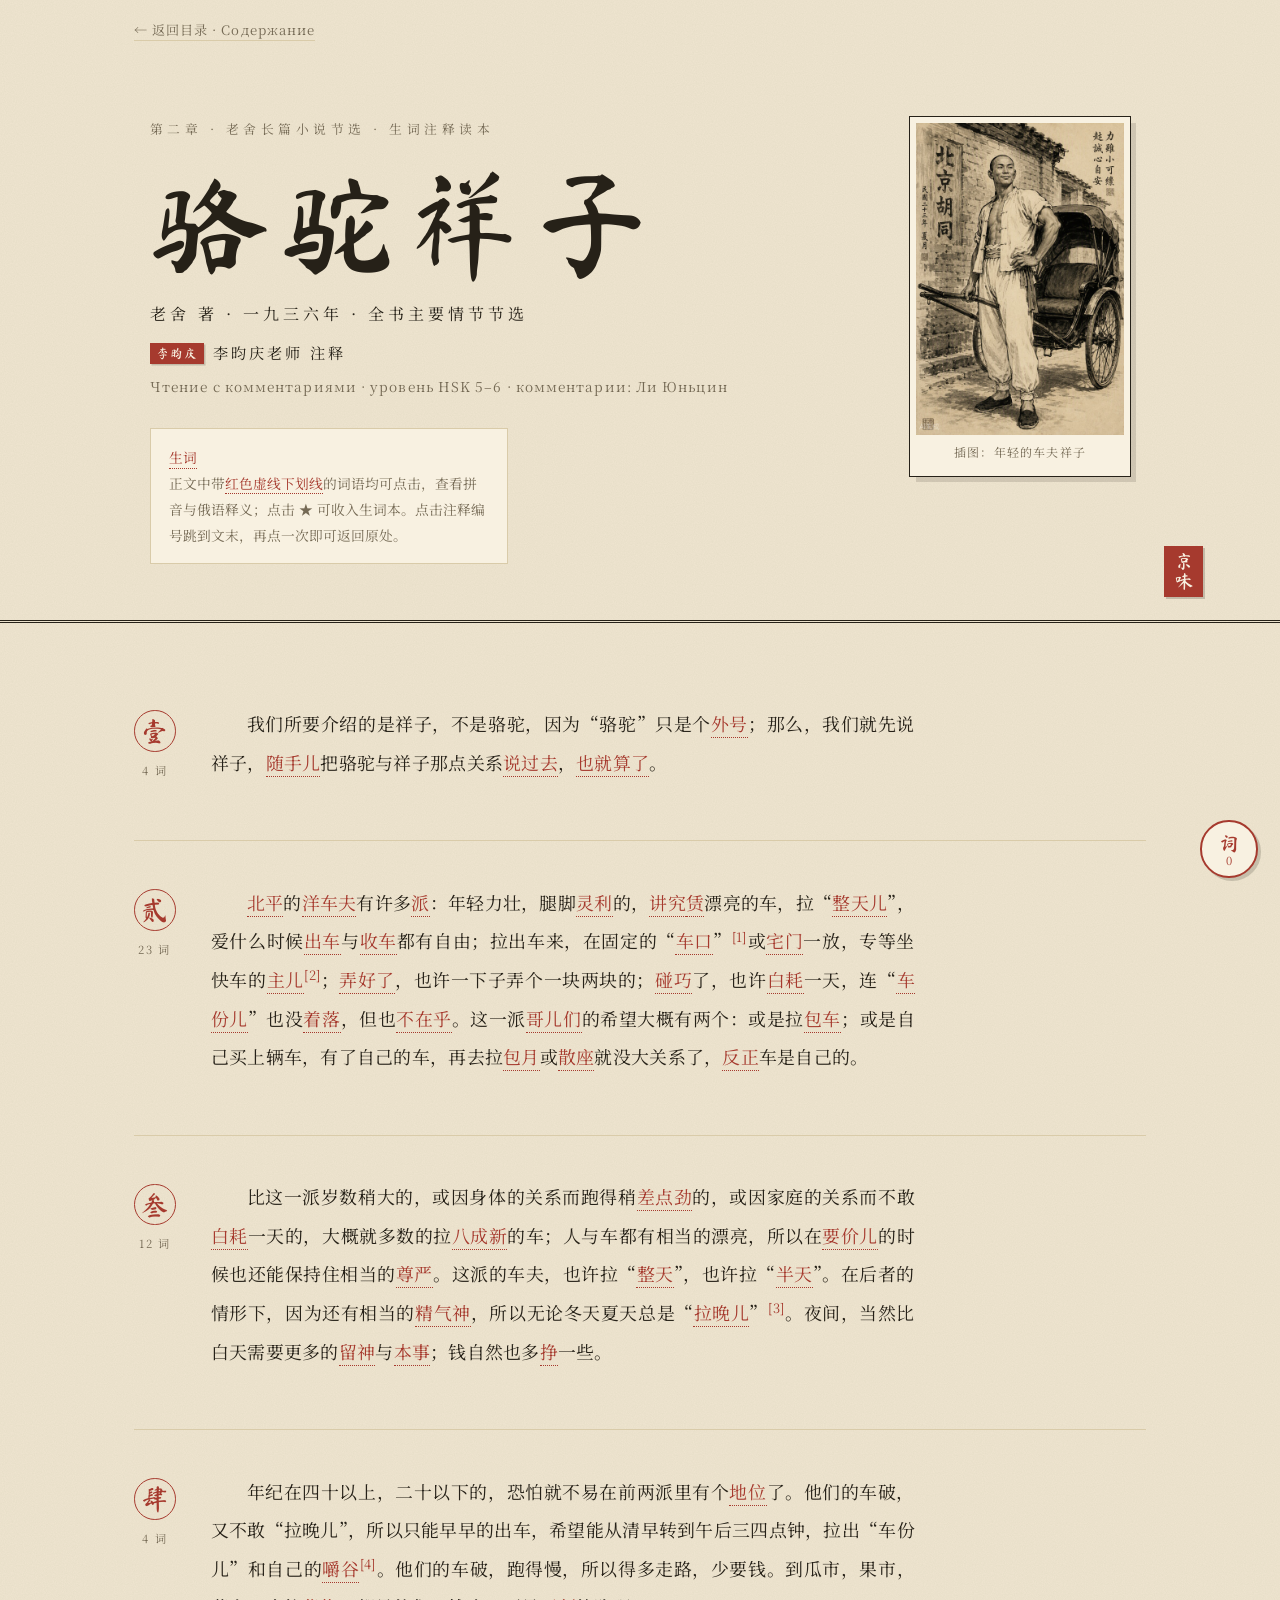
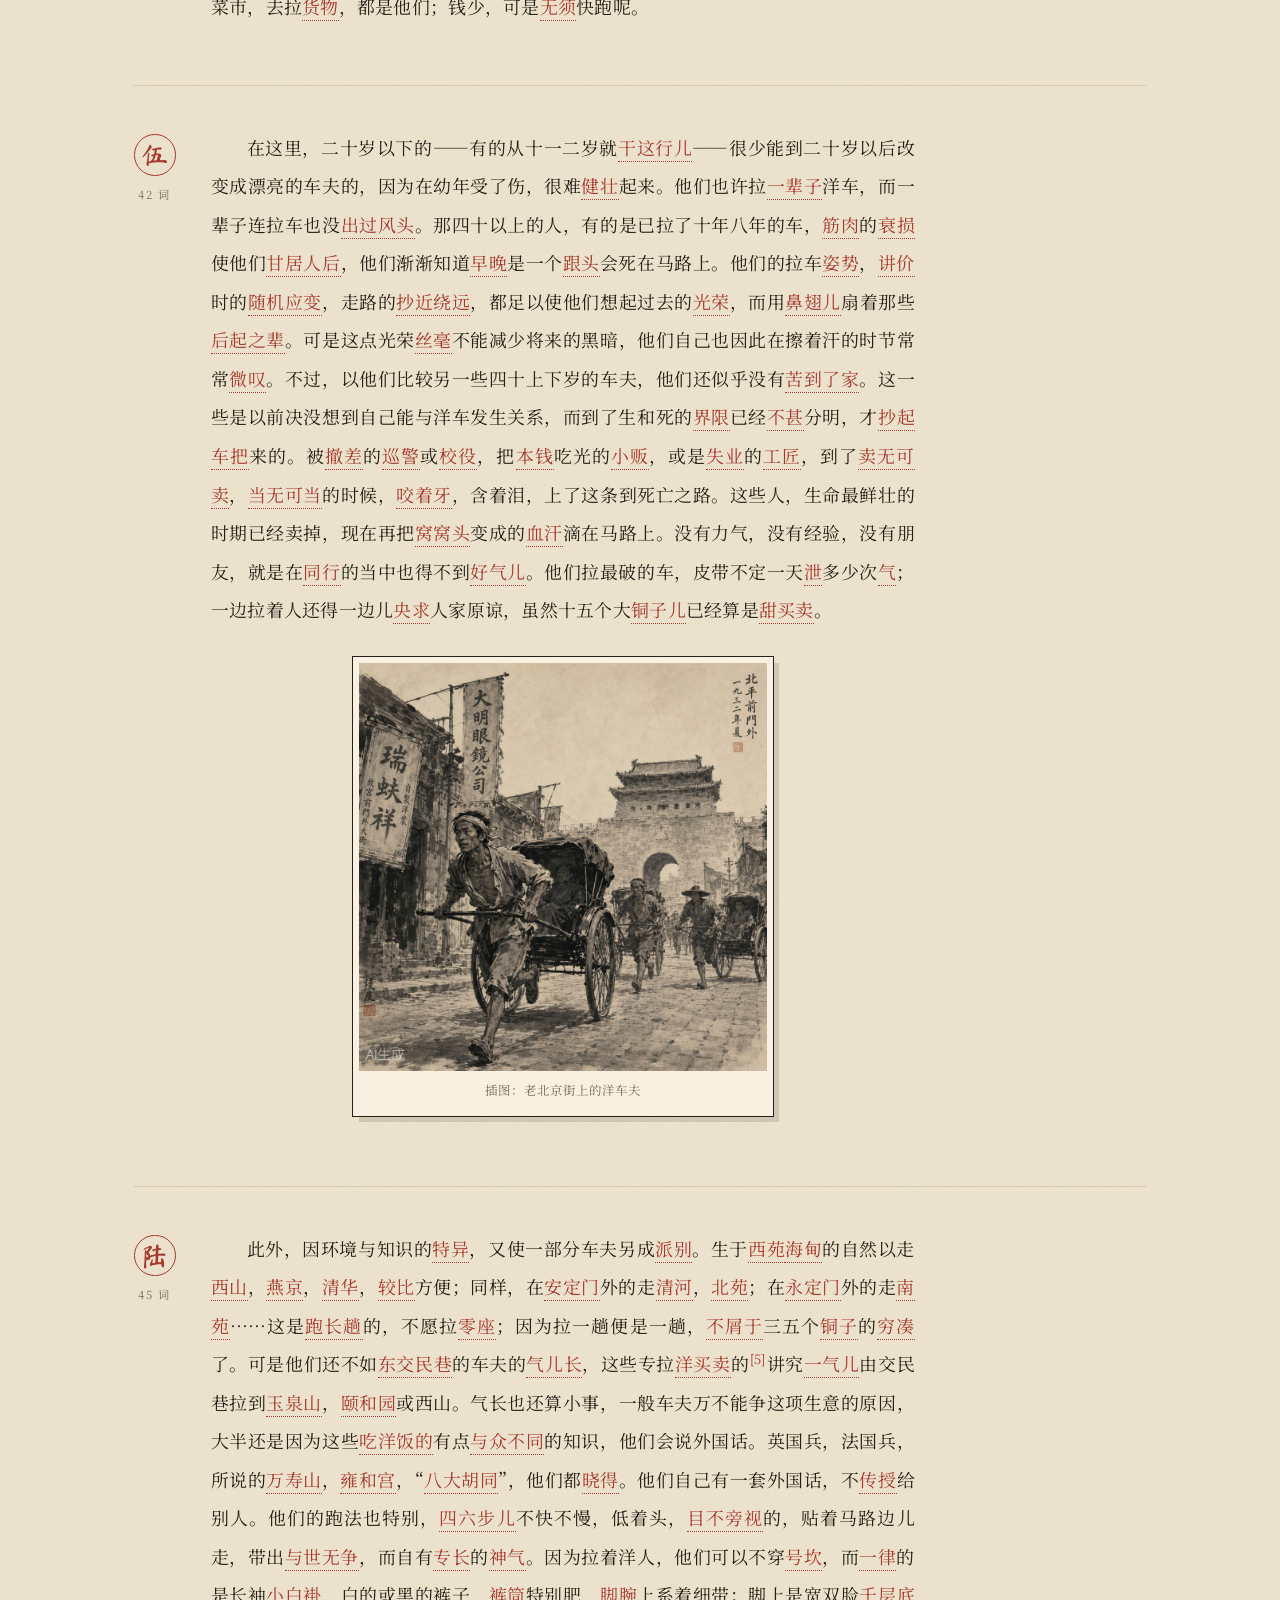
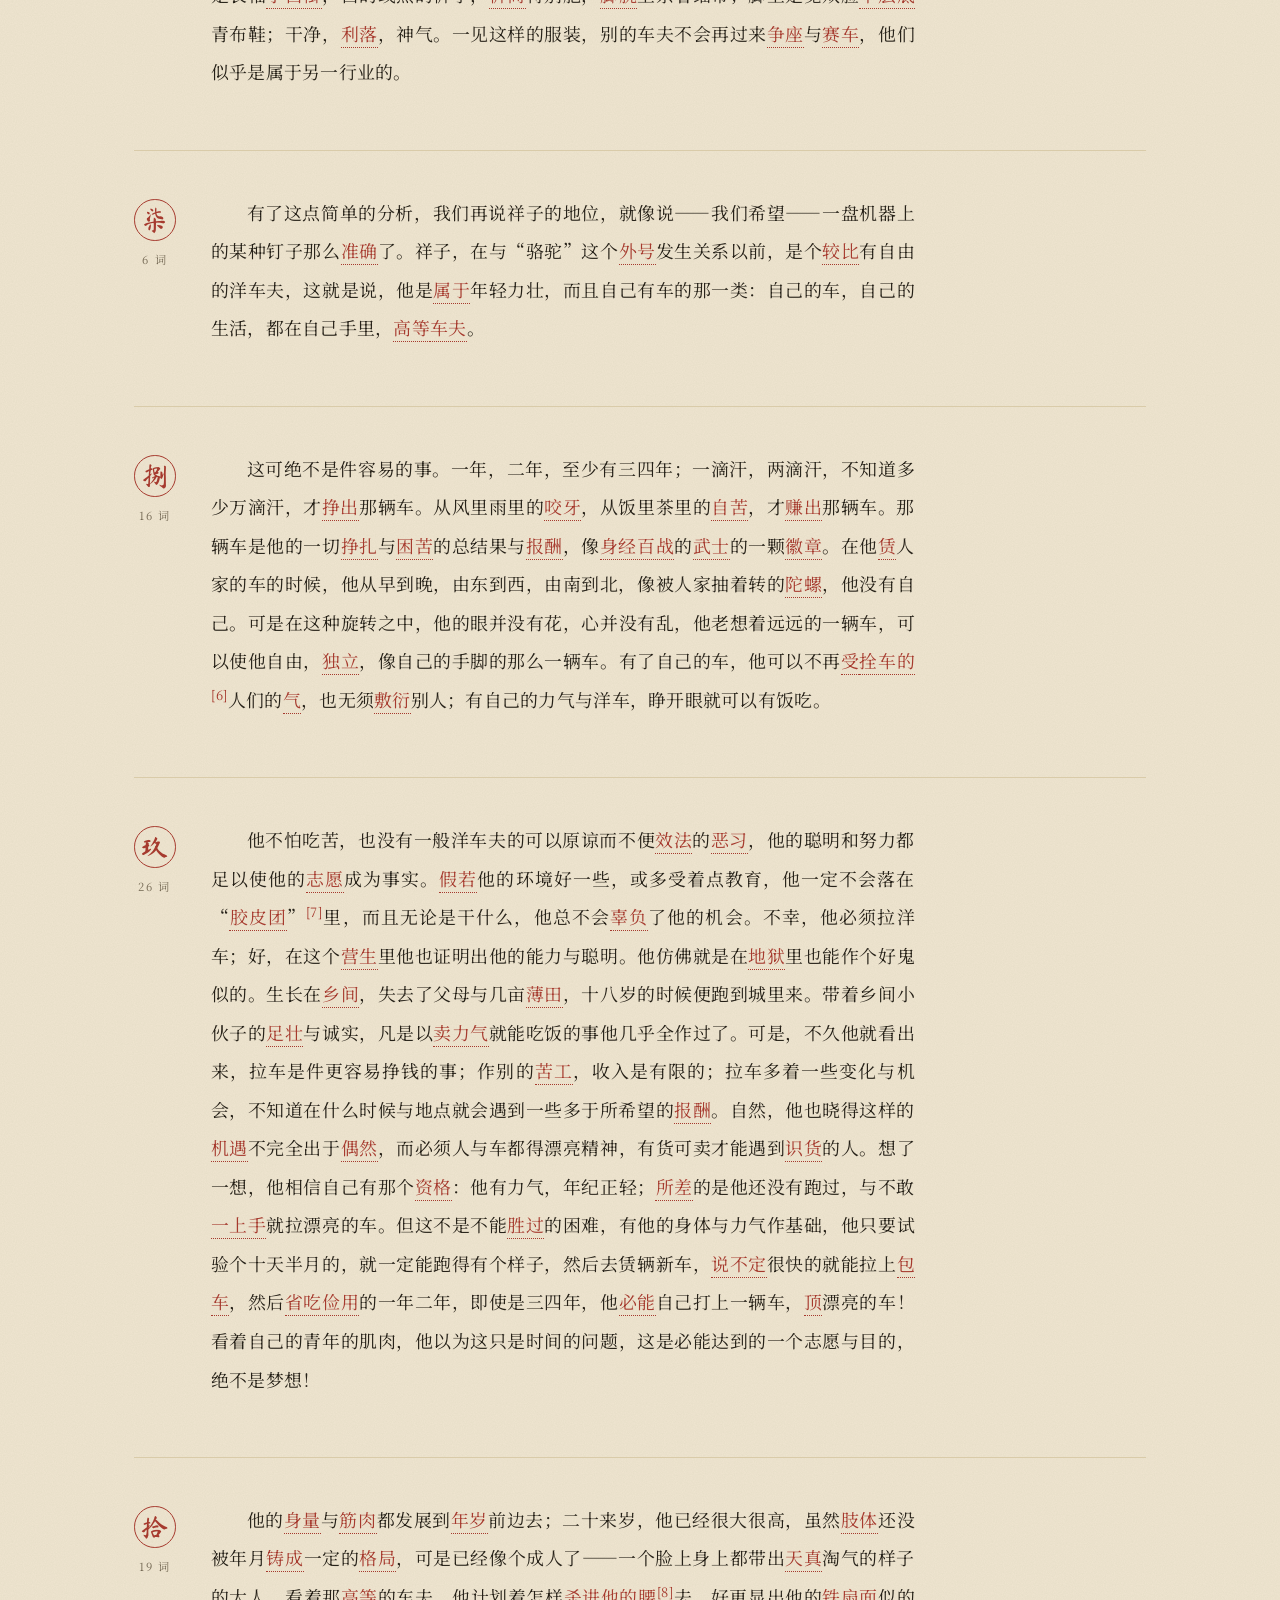
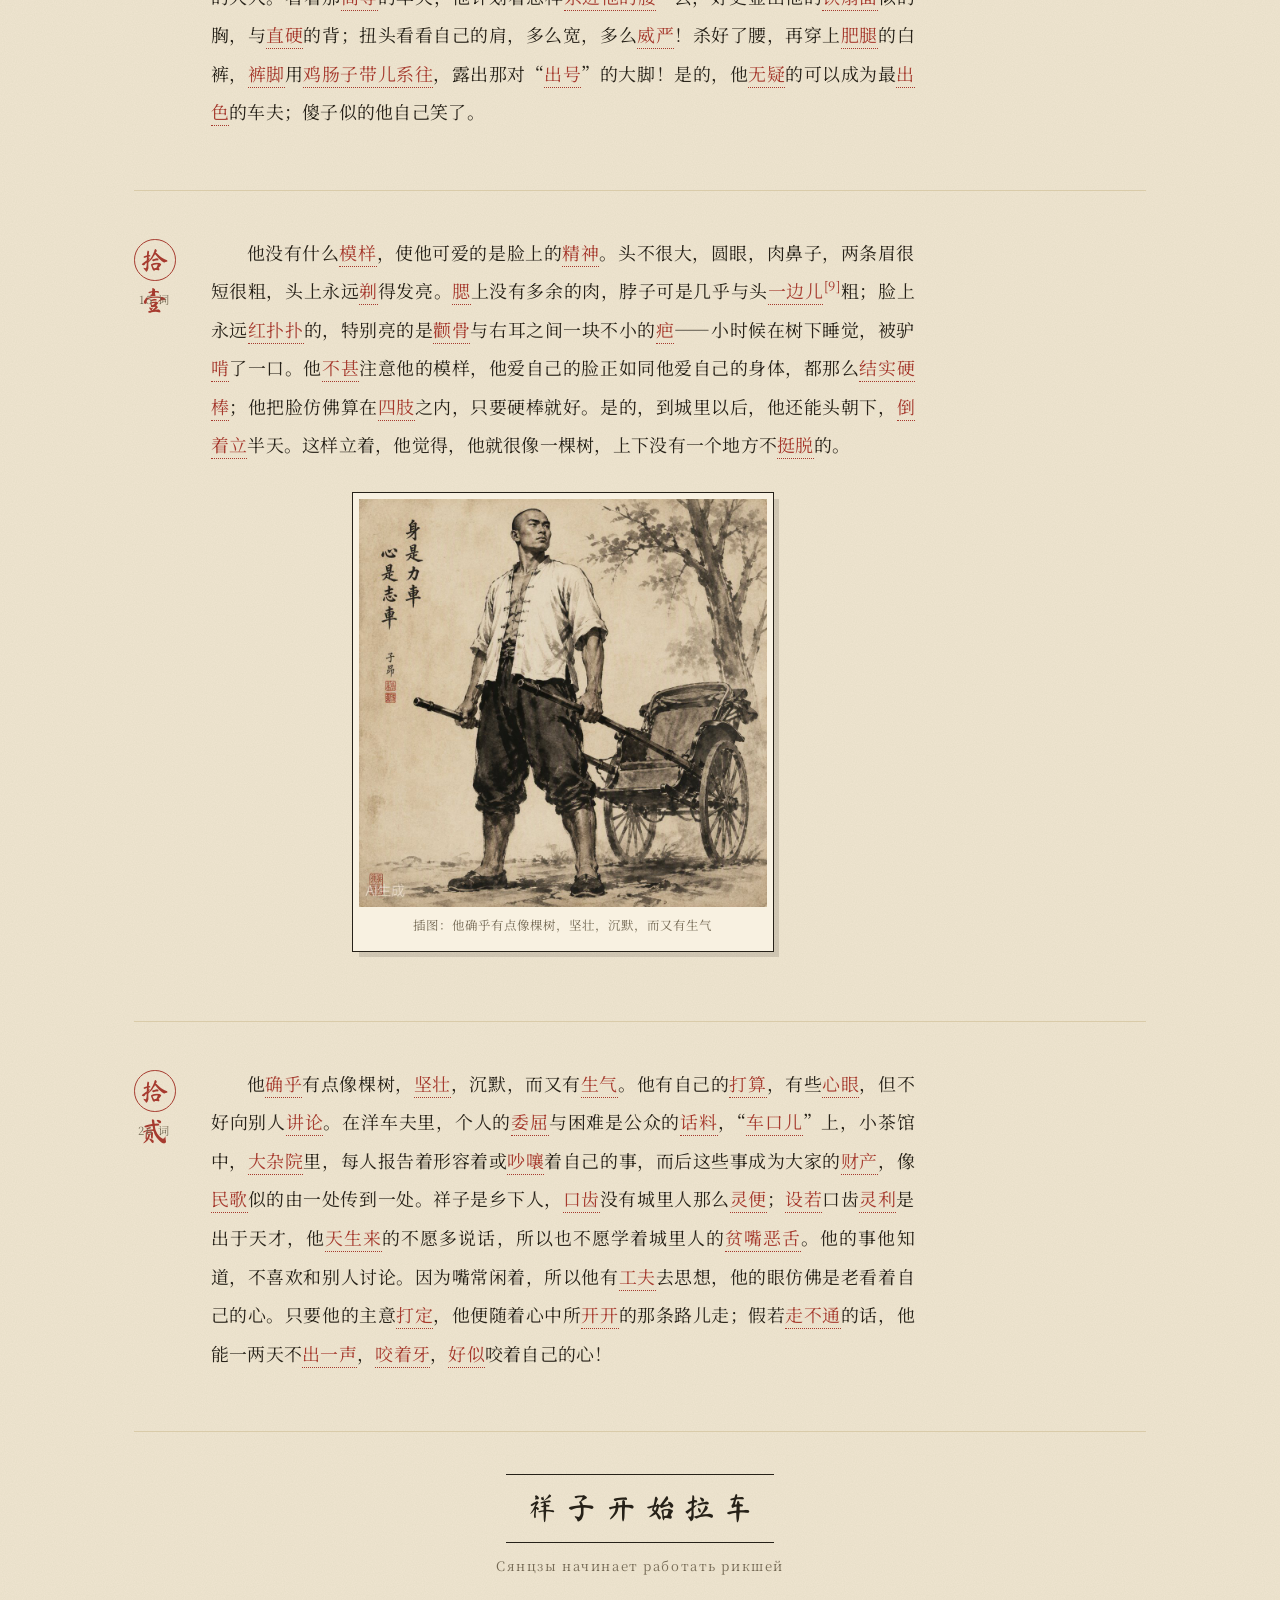
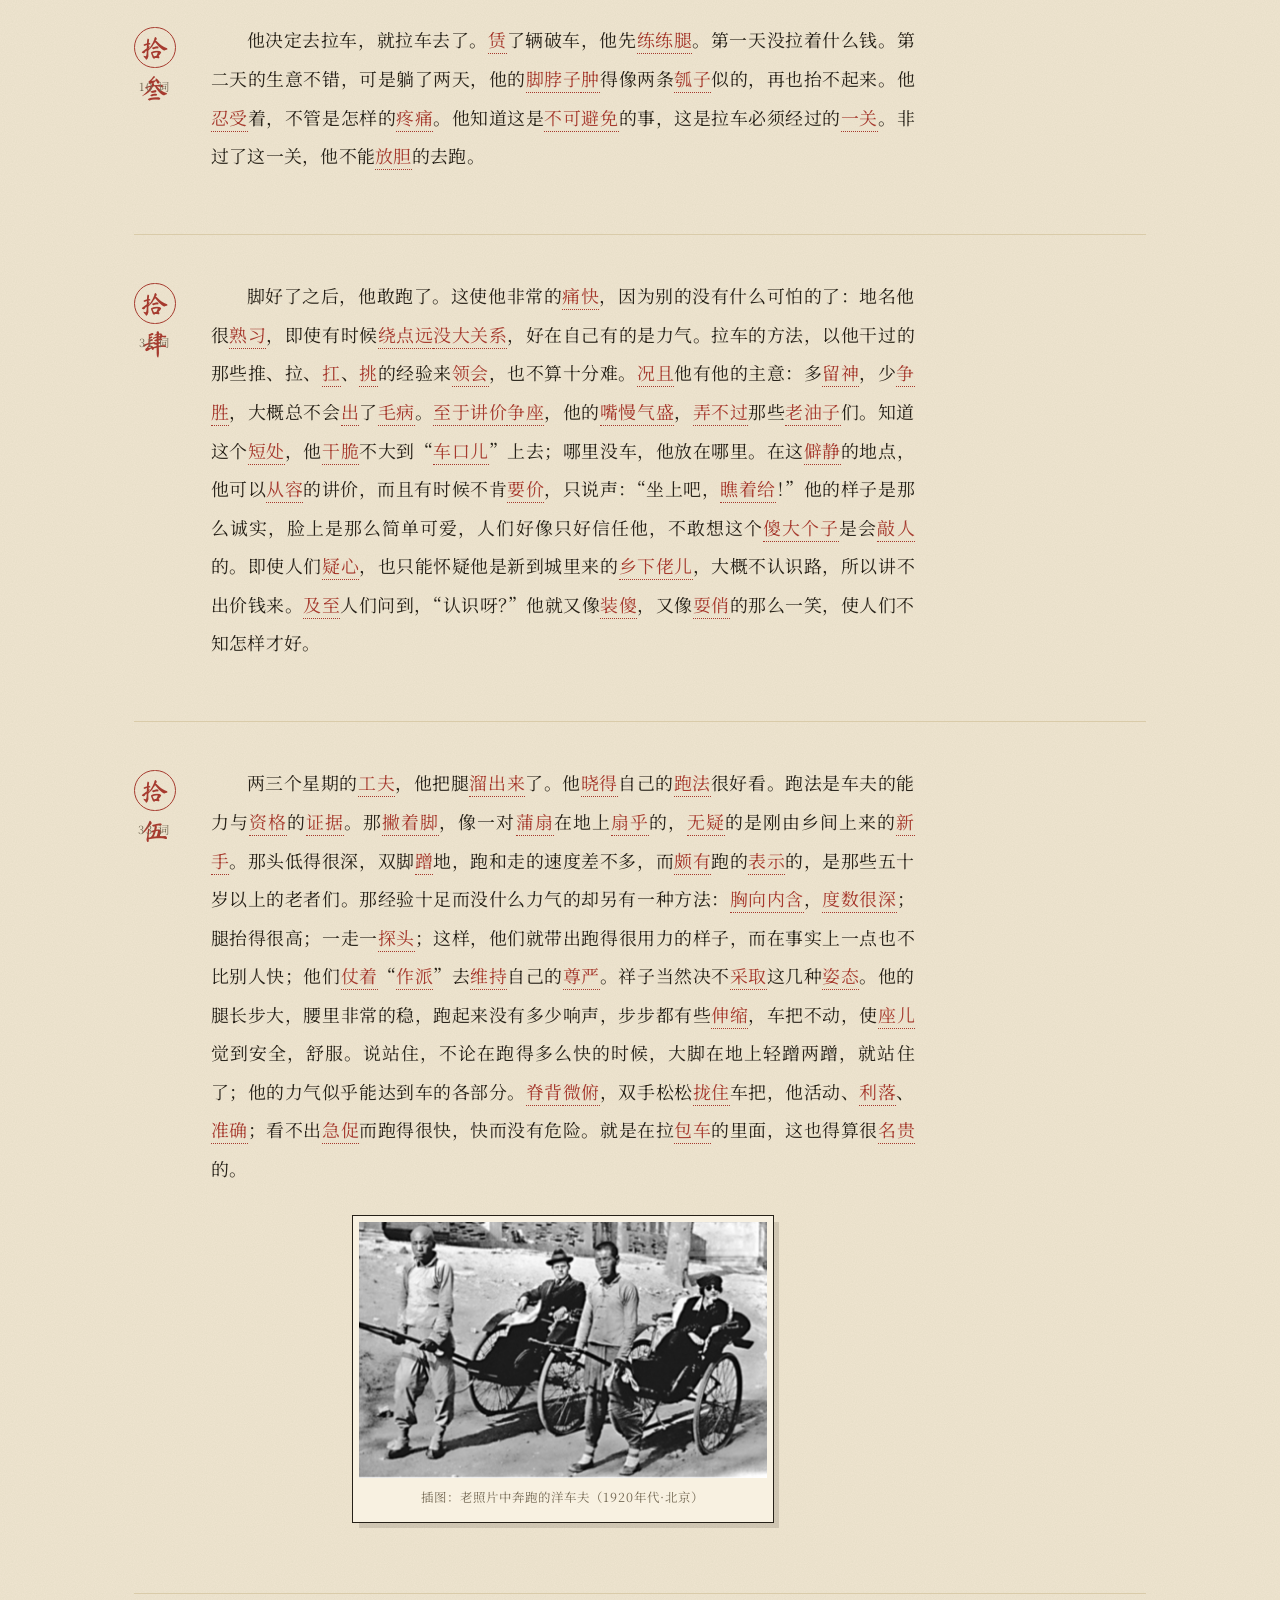
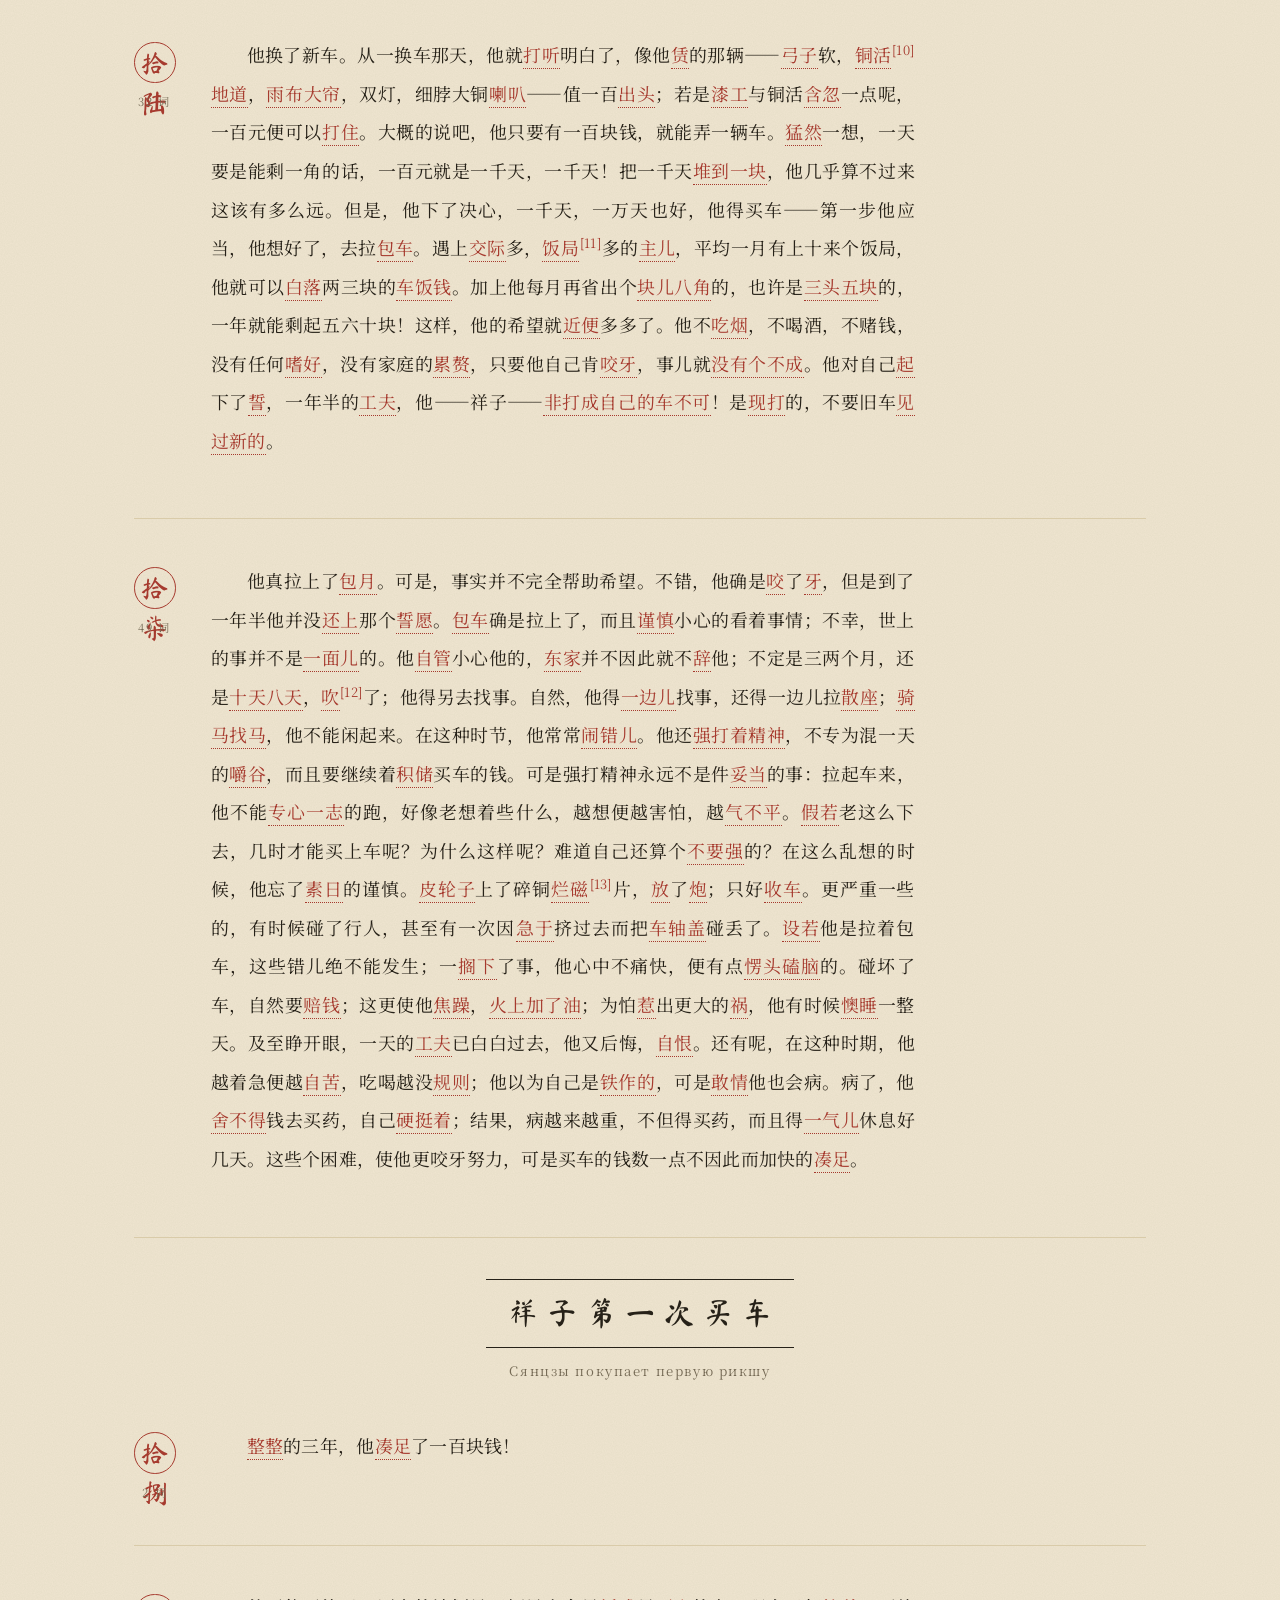
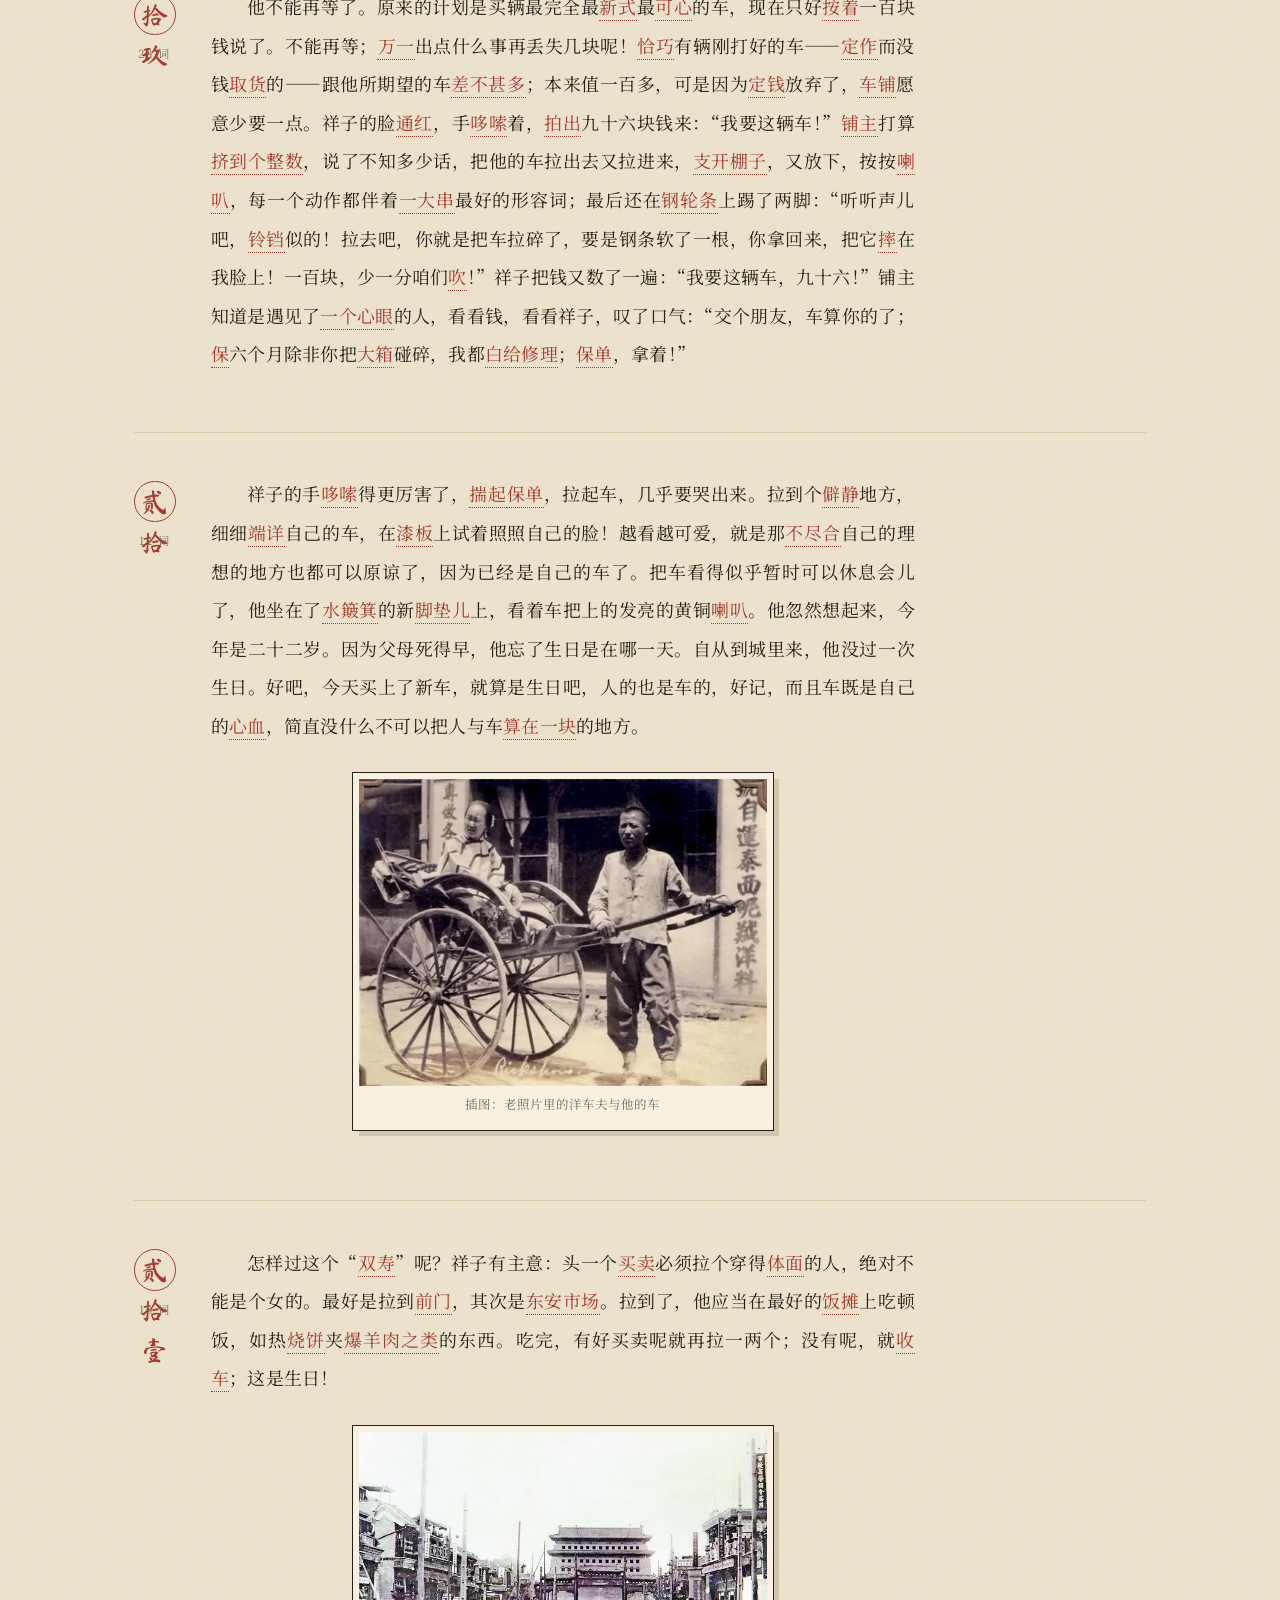
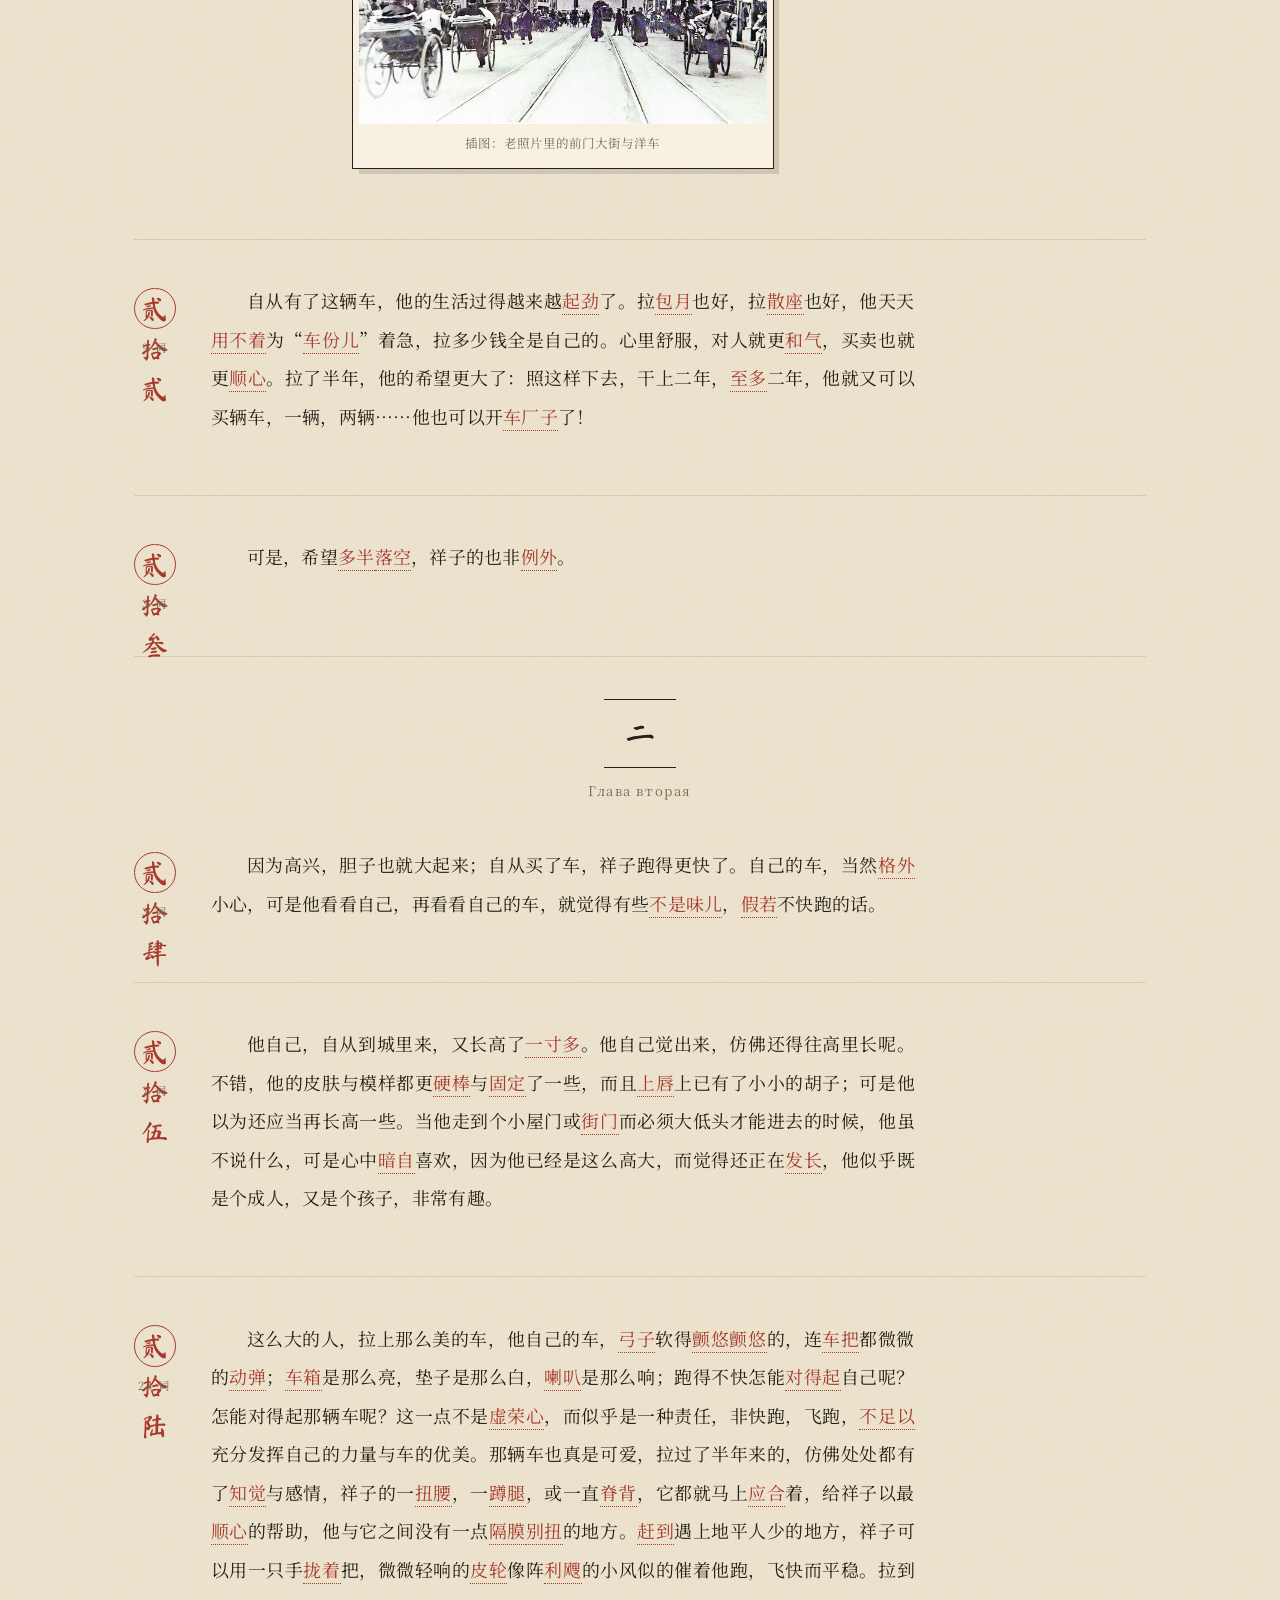
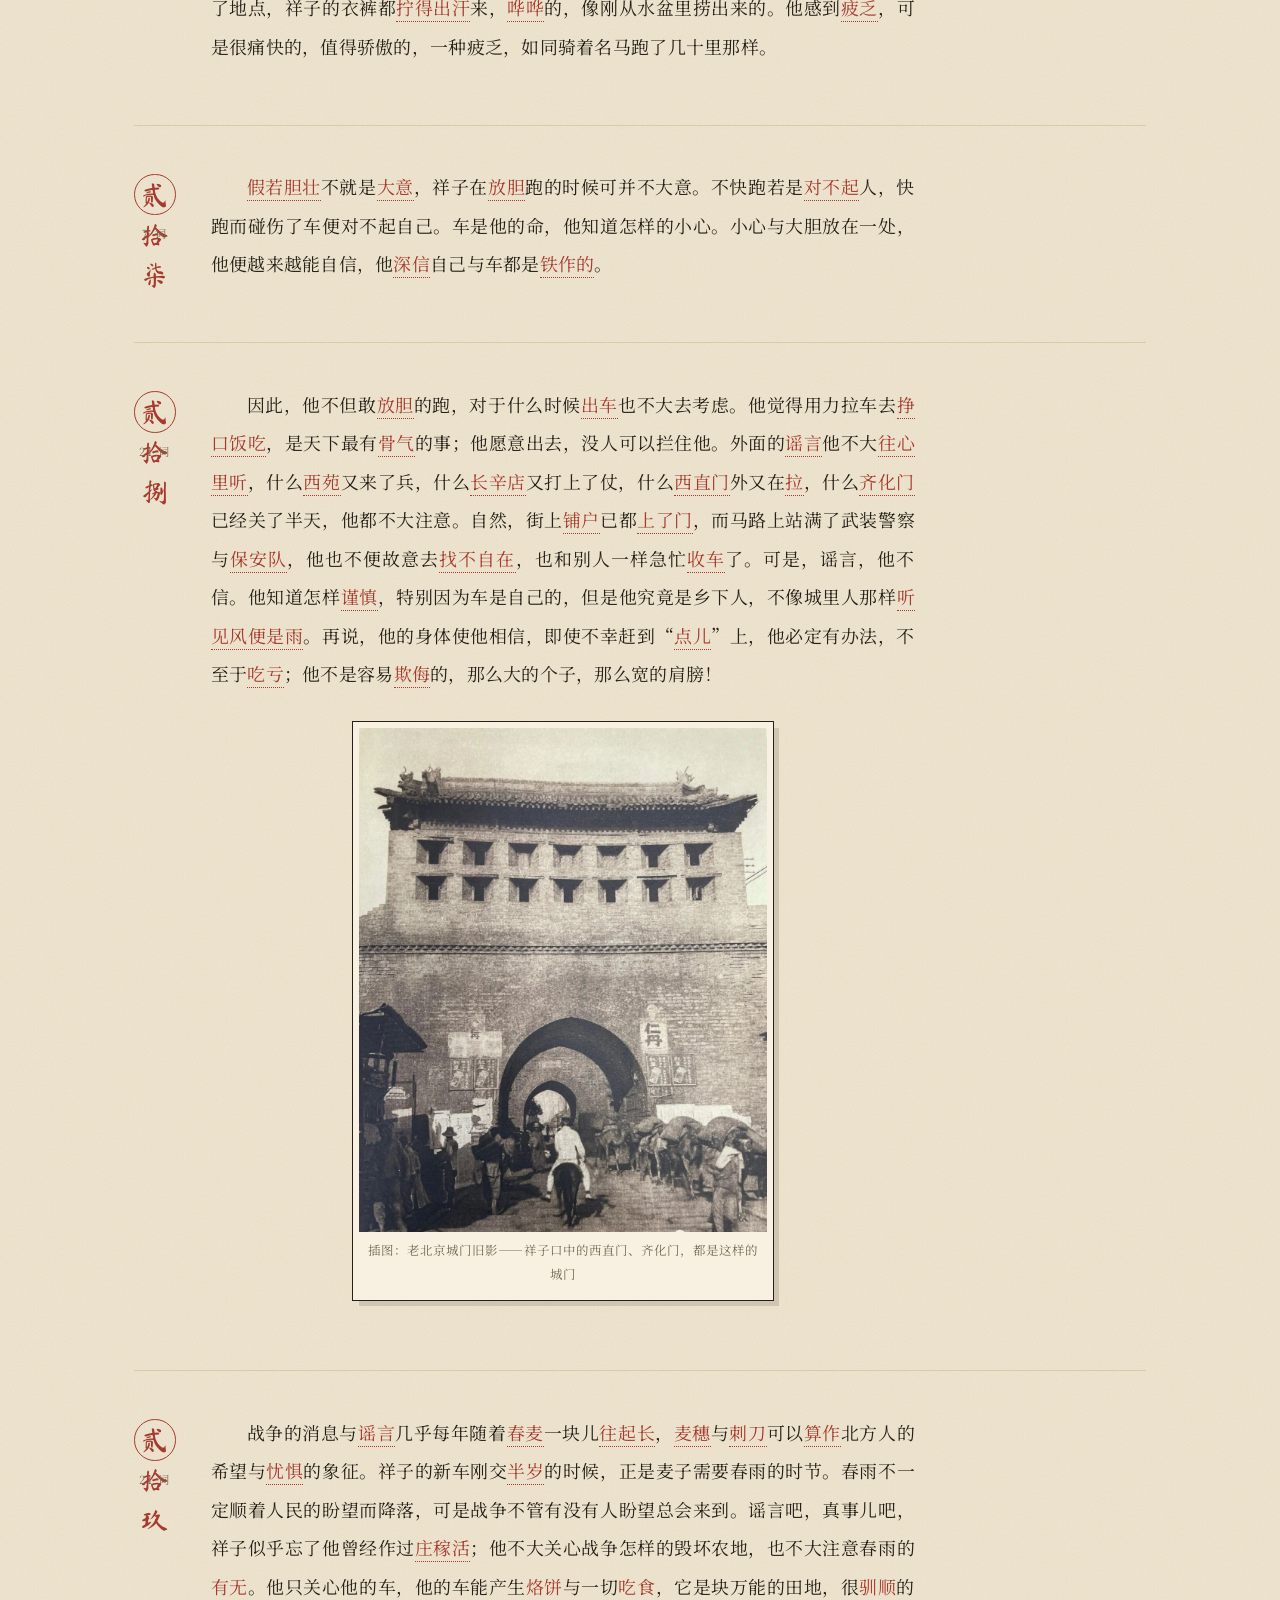
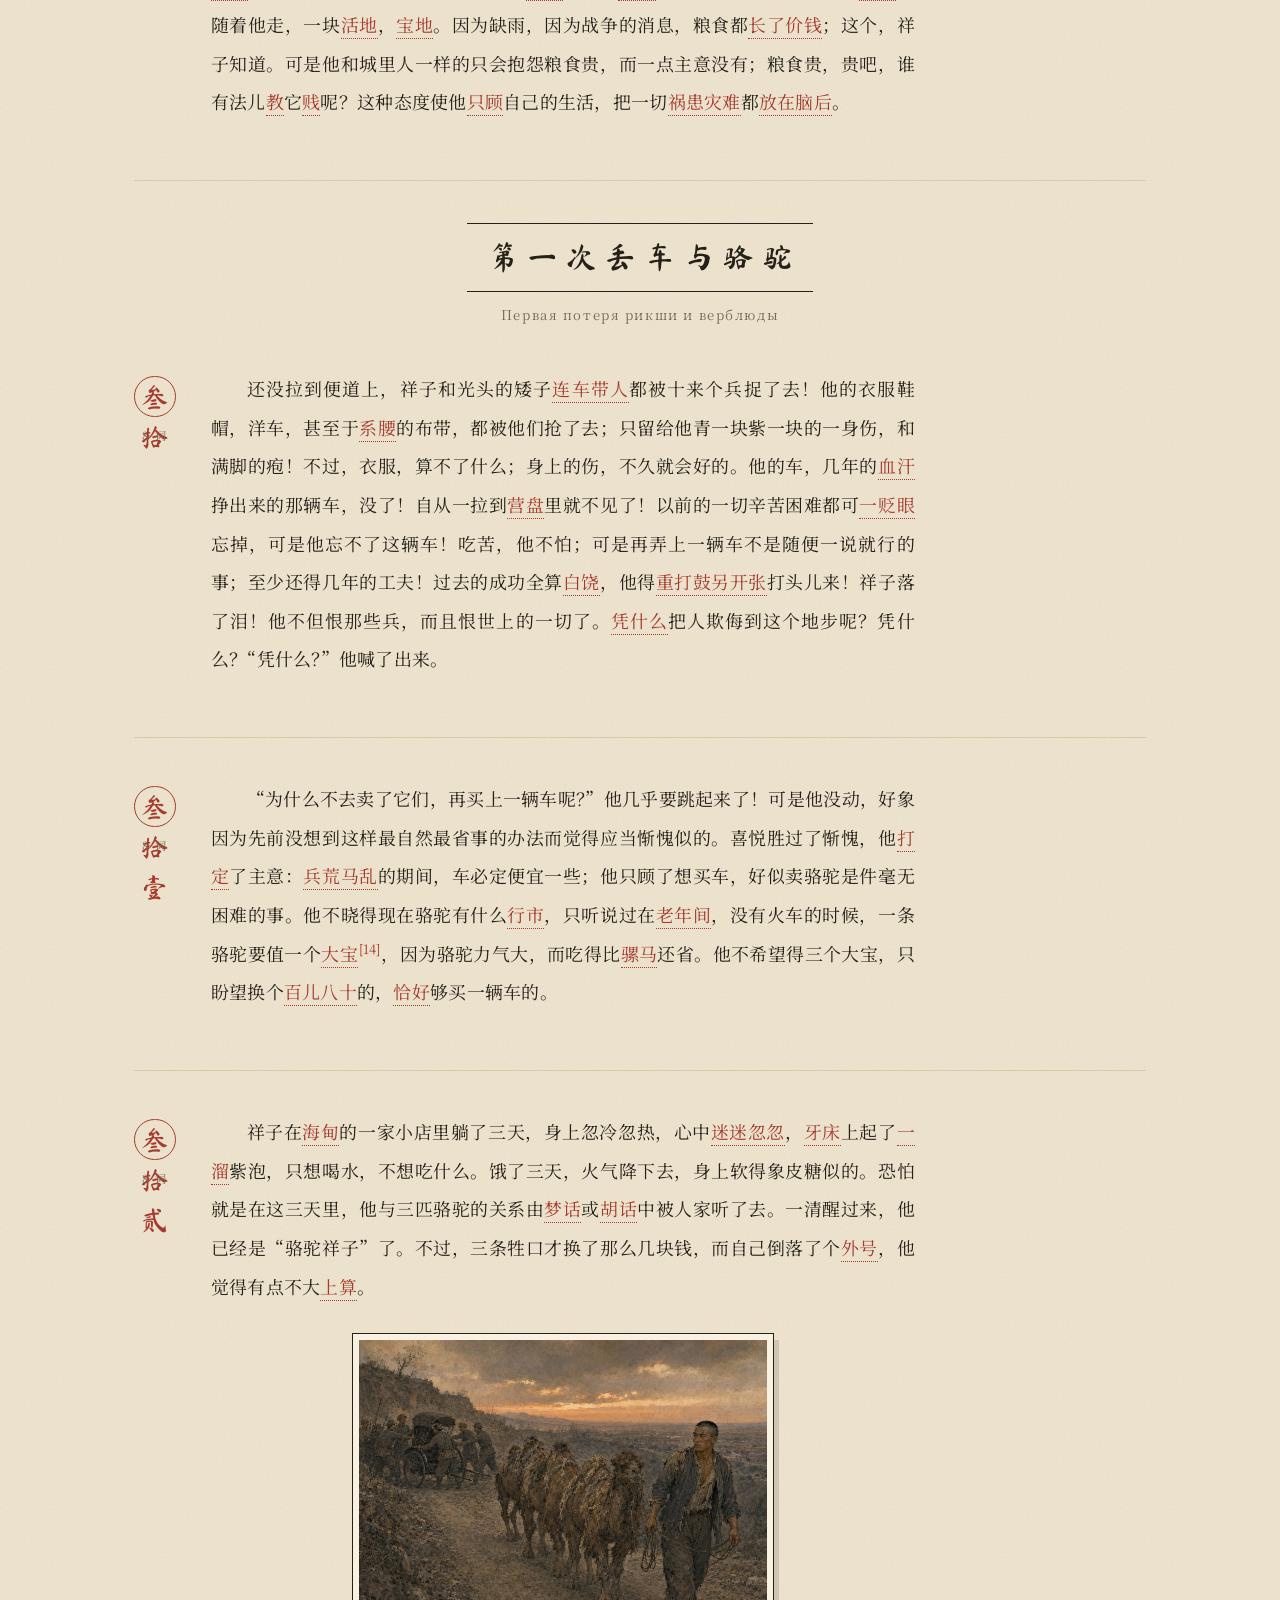
<file: chapter2.html>
<!DOCTYPE html>
<html lang="zh-CN">
<head>
<meta charset="UTF-8">
<meta name="viewport" content="width=device-width, initial-scale=1.0">
<title>骆驼祥子（节选） · 老舍 — 注释读本</title>
<link rel="preconnect" href="https://fonts.googleapis.com">
<link rel="preconnect" href="https://fonts.gstatic.com" crossorigin>
<link href="https://fonts.googleapis.com/css2?family=Noto+Serif+SC:wght@400;600;900&family=Ma+Shan+Zheng&display=swap" rel="stylesheet">
<link rel="stylesheet" href="style.css">
</head>
<body>
<div id="progress"></div>

<nav class="topnav"><a href="index.html">← 返回目录 · Содержание</a></nav>

<header class="hero">
  <div class="hero-inner">
    <div class="hero-title">
      <p class="hero-kicker">第二章 · 老舍长篇小说节选 · 生词注释读本</p>
      <h1><span>骆</span><span>驼</span><span>祥</span><span>子</span></h1>
      <p class="hero-author">老舍 著 · 一九三六年 · 全书主要情节节选</p>
      <p class="hero-annotator"><span class="annot-seal">李昀庆</span>李昀庆老师 注释</p>
      <p class="hero-ru">Чтение с комментариями · уровень HSK 5–6 · комментарии: Ли Юньцин</p>
      <div class="hero-hint">
        <span class="hint-demo w">生词</span>
        <p>正文中带<span class="u-demo">红色虚线下划线</span>的词语均可点击，查看拼音与俄语释义；点击 ★ 可收入生词本。点击注释编号跳到文末，再点一次即可返回原处。</p>
      </div>
    </div>
    <figure class="hero-img">
      <img src="assets/rickshaw-hero.jpg" alt="插图：年轻力壮的洋车夫祥子与他的车">
      <figcaption>插图：年轻的车夫祥子</figcaption>
    </figure>
  </div>
  <div class="hero-seal">京味</div>
</header>

<main class="reader">
<section class="chapter" id="ch1">
  <div class="ch-marker"><span>壹</span><em>4 词</em></div>
  <div class="ch-text"><p class="">我们所要介绍的是祥子，不是骆驼，因为“骆驼”只是个<span class="w" data-w="外号">外号</span>；那么，我们就先说祥子，<span class="w" data-w="随手儿">随手儿</span>把骆驼与祥子那点关系<span class="w" data-w="说过去">说过去</span>，<span class="w" data-w="也就算了">也就算了</span>。</p></div>
</section>
<section class="chapter" id="ch2">
  <div class="ch-marker"><span>贰</span><em>23 词</em></div>
  <div class="ch-text"><p class=""><span class="w" data-w="北平">北平</span>的<span class="w" data-w="洋车夫">洋车夫</span>有许多<span class="w" data-w="派">派</span>：年轻力壮，腿脚<span class="w" data-w="灵利">灵利</span>的，<span class="w" data-w="讲究">讲究</span><span class="w" data-w="赁">赁</span>漂亮的车，拉“<span class="w" data-w="整天儿">整天儿</span>”，爱什么时候<span class="w" data-w="出车">出车</span>与<span class="w" data-w="收车">收车</span>都有自由；拉出车来，在固定的“<span class="w" data-w="车口">车口</span>”<a class="fn" href="#fn1" data-fn="1">[1]</a>或<span class="w" data-w="宅门">宅门</span>一放，专等坐快车的<span class="w" data-w="主儿">主儿</span><a class="fn" href="#fn2" data-fn="2">[2]</a>；<span class="w" data-w="弄好了">弄好了</span>，也许一下子弄个一块两块的；<span class="w" data-w="碰巧">碰巧</span>了，也许<span class="w" data-w="白耗">白耗</span>一天，连“<span class="w" data-w="车份儿">车份儿</span>”也没<span class="w" data-w="着落">着落</span>，但也<span class="w" data-w="不在乎">不在乎</span>。这一派<span class="w" data-w="哥儿们">哥儿们</span>的希望大概有两个：或是拉<span class="w" data-w="包车">包车</span>；或是自己买上辆车，有了自己的车，再去拉<span class="w" data-w="包月">包月</span>或<span class="w" data-w="散座">散座</span>就没大关系了，<span class="w" data-w="反正">反正</span>车是自己的。</p></div>
</section>
<section class="chapter" id="ch3">
  <div class="ch-marker"><span>叁</span><em>12 词</em></div>
  <div class="ch-text"><p class="">比这一派岁数稍大的，或因身体的关系而跑得稍<span class="w" data-w="差点劲">差点劲</span>的，或因家庭的关系而不敢<span class="w" data-w="白耗">白耗</span>一天的，大概就多数的拉<span class="w" data-w="八成新">八成新</span>的车；人与车都有相当的漂亮，所以在<span class="w" data-w="要价儿">要价儿</span>的时候也还能保持住相当的<span class="w" data-w="尊严">尊严</span>。这派的车夫，也许拉“<span class="w" data-w="整天">整天</span>”，也许拉“<span class="w" data-w="半天">半天</span>”。在后者的情形下，因为还有相当的<span class="w" data-w="精气神">精气神</span>，所以无论冬天夏天总是“<span class="w" data-w="拉晚儿">拉晚儿</span>”<a class="fn" href="#fn3" data-fn="3">[3]</a>。夜间，当然比白天需要更多的<span class="w" data-w="留神">留神</span>与<span class="w" data-w="本事">本事</span>；钱自然也多<span class="w" data-w="挣">挣</span>一些。</p></div>
</section>
<section class="chapter" id="ch4">
  <div class="ch-marker"><span>肆</span><em>4 词</em></div>
  <div class="ch-text"><p class="">年纪在四十以上，二十以下的，恐怕就不易在前两派里有个<span class="w" data-w="地位">地位</span>了。他们的车破，又不敢“拉晚儿”，所以只能早早的出车，希望能从清早转到午后三四点钟，拉出“车份儿”和自己的<span class="w" data-w="嚼谷">嚼谷</span><a class="fn" href="#fn4" data-fn="4">[4]</a>。他们的车破，跑得慢，所以得多走路，少要钱。到瓜市，果市，菜市，去拉<span class="w" data-w="货物">货物</span>，都是他们；钱少，可是<span class="w" data-w="无须">无须</span>快跑呢。</p></div>
</section>
<section class="chapter" id="ch5">
  <div class="ch-marker"><span>伍</span><em>42 词</em></div>
  <div class="ch-text"><p class="">在这里，二十岁以下的——有的从十一二岁就<span class="w" data-w="干这行儿">干这行儿</span>——很少能到二十岁以后改变成漂亮的车夫的，因为在幼年受了伤，很难<span class="w" data-w="健壮">健壮</span>起来。他们也许拉<span class="w" data-w="一辈子">一辈子</span>洋车，而一辈子连拉车也没<span class="w" data-w="出风头">出过风头</span>。那四十以上的人，有的是已拉了十年八年的车，<span class="w" data-w="筋肉">筋肉</span>的<span class="w" data-w="衰损">衰损</span>使他们<span class="w" data-w="甘居人后">甘居人后</span>，他们渐渐知道<span class="w" data-w="早晚">早晚</span>是一个<span class="w" data-w="跟头">跟头</span>会死在马路上。他们的拉车<span class="w" data-w="姿势">姿势</span>，<span class="w" data-w="讲价">讲价</span>时的<span class="w" data-w="随机应变">随机应变</span>，走路的<span class="w" data-w="抄近绕远">抄近绕远</span>，都足以使他们想起过去的<span class="w" data-w="光荣">光荣</span>，而用<span class="w" data-w="鼻翅儿">鼻翅儿</span>扇着那些<span class="w" data-w="后起之辈">后起之辈</span>。可是这点光荣<span class="w" data-w="丝毫">丝毫</span>不能减少将来的黑暗，他们自己也因此在擦着汗的时节常常<span class="w" data-w="微叹">微叹</span>。不过，以他们比较另一些四十上下岁的车夫，他们还似乎没有<span class="w" data-w="苦到了家">苦到了家</span>。这一些是以前决没想到自己能与洋车发生关系，而到了生和死的<span class="w" data-w="界限">界限</span>已经<span class="w" data-w="不甚">不甚</span>分明，才<span class="w" data-w="抄起">抄起</span><span class="w" data-w="车把">车把</span>来的。被<span class="w" data-w="撤差">撤差</span>的<span class="w" data-w="巡警">巡警</span>或<span class="w" data-w="校役">校役</span>，把<span class="w" data-w="本钱">本钱</span>吃光的<span class="w" data-w="小贩">小贩</span>，或是<span class="w" data-w="失业">失业</span>的<span class="w" data-w="工匠">工匠</span>，到了<span class="w" data-w="卖无可卖">卖无可卖</span>，<span class="w" data-w="当无可当">当无可当</span>的时候，<span class="w" data-w="咬牙">咬着牙</span>，含着泪，上了这条到死亡之路。这些人，生命最鲜壮的时期已经卖掉，现在再把<span class="w" data-w="窝窝头">窝窝头</span>变成的<span class="w" data-w="血汗">血汗</span>滴在马路上。没有力气，没有经验，没有朋友，就是在<span class="w" data-w="同行">同行</span>的当中也得不到<span class="w" data-w="好气儿">好气儿</span>。他们拉最破的车，皮带不定一天<span class="w" data-w="泄气">泄</span>多少次<span class="w" data-w="泄气">气</span>；一边拉着人还得一边儿<span class="w" data-w="央求">央求</span>人家原谅，虽然十五个大<span class="w" data-w="铜子儿">铜子儿</span>已经算是<span class="w" data-w="甜买卖">甜买卖</span>。</p><figure class="illus"><img src="assets/rickshaw-street.jpg" alt="插图：老北京街上的洋车夫" loading="lazy"><figcaption>插图：老北京街上的洋车夫</figcaption></figure></div>
</section>
<section class="chapter" id="ch6">
  <div class="ch-marker"><span>陆</span><em>45 词</em></div>
  <div class="ch-text"><p class="">此外，因环境与知识的<span class="w" data-w="特异">特异</span>，又使一部分车夫另成<span class="w" data-w="派别">派别</span>。生于<span class="w" data-w="西苑">西苑</span><span class="w" data-w="海甸">海甸</span>的自然以走<span class="w" data-w="西山">西山</span>，<span class="w" data-w="燕京">燕京</span>，<span class="w" data-w="清华">清华</span>，<span class="w" data-w="较比">较比</span>方便；同样，在<span class="w" data-w="安定门">安定门</span>外的走<span class="w" data-w="清河">清河</span>，<span class="w" data-w="北苑">北苑</span>；在<span class="w" data-w="永定门">永定门</span>外的走<span class="w" data-w="南苑">南苑</span>……这是<span class="w" data-w="跑长趟">跑长趟</span>的，不愿拉<span class="w" data-w="零座">零座</span>；因为拉一趟便是一趟，<span class="w" data-w="不屑于">不屑于</span>三五个<span class="w" data-w="铜子">铜子</span>的<span class="w" data-w="穷凑">穷凑</span>了。可是他们还不如<span class="w" data-w="东交民巷">东交民巷</span>的车夫的<span class="w" data-w="气儿长">气儿长</span>，这些专拉<span class="w" data-w="洋买卖">洋买卖</span>的<a class="fn" href="#fn5" data-fn="5">[5]</a>讲究<span class="w" data-w="一气儿">一气儿</span>由交民巷拉到<span class="w" data-w="玉泉山">玉泉山</span>，<span class="w" data-w="颐和园">颐和园</span>或西山。气长也还算小事，一般车夫万不能争这项生意的原因，大半还是因为这些<span class="w" data-w="吃洋饭的">吃洋饭的</span>有点<span class="w" data-w="与众不同">与众不同</span>的知识，他们会说外国话。英国兵，法国兵，所说的<span class="w" data-w="万寿山">万寿山</span>，<span class="w" data-w="雍和宫">雍和宫</span>，“<span class="w" data-w="八大胡同">八大胡同</span>”，他们都<span class="w" data-w="晓得">晓得</span>。他们自己有一套外国话，不<span class="w" data-w="传授">传授</span>给别人。他们的跑法也特别，<span class="w" data-w="四六步儿">四六步儿</span>不快不慢，低着头，<span class="w" data-w="目不旁视">目不旁视</span>的，贴着马路边儿走，带出<span class="w" data-w="与世无争">与世无争</span>，而自有<span class="w" data-w="专长">专长</span>的<span class="w" data-w="神气">神气</span>。因为拉着洋人，他们可以不穿<span class="w" data-w="号坎">号坎</span>，而<span class="w" data-w="一律">一律</span>的是长袖<span class="w" data-w="小褂">小白褂</span>，白的或黑的裤子，<span class="w" data-w="裤筒">裤筒</span>特别肥，<span class="w" data-w="脚腕">脚腕</span>上系着细带；脚上是宽双脸<span class="w" data-w="千层底">千层底</span>青布鞋；干净，<span class="w" data-w="利落">利落</span>，神气。一见这样的服装，别的车夫不会再过来<span class="w" data-w="争座">争座</span>与<span class="w" data-w="赛车">赛车</span>，他们似乎是属于另一行业的。</p></div>
</section>
<section class="chapter" id="ch7">
  <div class="ch-marker"><span>柒</span><em>6 词</em></div>
  <div class="ch-text"><p class="">有了这点简单的分析，我们再说祥子的地位，就像说——我们希望——一盘机器上的某种钉子那么<span class="w" data-w="准确">准确</span>了。祥子，在与“骆驼”这个<span class="w" data-w="外号">外号</span>发生关系以前，是个<span class="w" data-w="较比">较比</span>有自由的洋车夫，这就是说，他是<span class="w" data-w="属于">属于</span>年轻力壮，而且自己有车的那一类：自己的车，自己的生活，都在自己手里，<span class="w" data-w="高等">高等</span><span class="w" data-w="车夫">车夫</span>。</p></div>
</section>
<section class="chapter" id="ch8">
  <div class="ch-marker"><span>捌</span><em>16 词</em></div>
  <div class="ch-text"><p class="">这可绝不是件容易的事。一年，二年，至少有三四年；一滴汗，两滴汗，不知道多少万滴汗，才<span class="w" data-w="挣出">挣出</span>那辆车。从风里雨里的<span class="w" data-w="咬牙">咬牙</span>，从饭里茶里的<span class="w" data-w="自苦">自苦</span>，才<span class="w" data-w="赚出">赚出</span>那辆车。那辆车是他的一切<span class="w" data-w="挣扎">挣扎</span>与<span class="w" data-w="困苦">困苦</span>的总结果与<span class="w" data-w="报酬">报酬</span>，像<span class="w" data-w="身经百战">身经百战</span>的<span class="w" data-w="武士">武士</span>的一颗<span class="w" data-w="徽章">徽章</span>。在他<span class="w" data-w="赁">赁</span>人家的车的时候，他从早到晚，由东到西，由南到北，像被人家抽着转的<span class="w" data-w="陀螺">陀螺</span>，他没有自己。可是在这种旋转之中，他的眼并没有花，心并没有乱，他老想着远远的一辆车，可以使他自由，<span class="w" data-w="独立">独立</span>，像自己的手脚的那么一辆车。有了自己的车，他可以不再<span class="w" data-w="受气">受</span><span class="w" data-w="拴车的">拴车的</span><a class="fn" href="#fn6" data-fn="6">[6]</a>人们的<span class="w" data-w="受气">气</span>，也无须<span class="w" data-w="敷衍">敷衍</span>别人；有自己的力气与洋车，睁开眼就可以有饭吃。</p></div>
</section>
<section class="chapter" id="ch9">
  <div class="ch-marker"><span>玖</span><em>26 词</em></div>
  <div class="ch-text"><p class="">他不怕吃苦，也没有一般洋车夫的可以原谅而不便<span class="w" data-w="效法">效法</span>的<span class="w" data-w="恶习">恶习</span>，他的聪明和努力都足以使他的<span class="w" data-w="志愿">志愿</span>成为事实。<span class="w" data-w="假若">假若</span>他的环境好一些，或多受着点教育，他一定不会落在“<span class="w" data-w="胶皮团">胶皮团</span>”<a class="fn" href="#fn7" data-fn="7">[7]</a>里，而且无论是干什么，他总不会<span class="w" data-w="辜负">辜负</span>了他的机会。不幸，他必须拉洋车；好，在这个<span class="w" data-w="营生">营生</span>里他也证明出他的能力与聪明。他仿佛就是在<span class="w" data-w="地狱">地狱</span>里也能作个好鬼似的。生长在<span class="w" data-w="乡间">乡间</span>，失去了父母与几亩<span class="w" data-w="薄田">薄田</span>，十八岁的时候便跑到城里来。带着乡间小伙子的<span class="w" data-w="足壮">足壮</span>与诚实，凡是以<span class="w" data-w="卖力气">卖力气</span>就能吃饭的事他几乎全作过了。可是，不久他就看出来，拉车是件更容易挣钱的事；作别的<span class="w" data-w="苦工">苦工</span>，收入是有限的；拉车多着一些变化与机会，不知道在什么时候与地点就会遇到一些多于所希望的<span class="w" data-w="报酬">报酬</span>。自然，他也晓得这样的<span class="w" data-w="机遇">机遇</span>不完全出于<span class="w" data-w="偶然">偶然</span>，而必须人与车都得漂亮精神，有货可卖才能遇到<span class="w" data-w="识货">识货</span>的人。想了一想，他相信自己有那个<span class="w" data-w="资格">资格</span>：他有力气，年纪正轻；<span class="w" data-w="所差">所差</span>的是他还没有跑过，与不敢<span class="w" data-w="一上手">一上手</span>就拉漂亮的车。但这不是不能<span class="w" data-w="胜过">胜过</span>的困难，有他的身体与力气作基础，他只要试验个十天半月的，就一定能跑得有个样子，然后去赁辆新车，<span class="w" data-w="说不定">说不定</span>很快的就能拉上<span class="w" data-w="包车">包车</span>，然后<span class="w" data-w="省吃俭用">省吃俭用</span>的一年二年，即使是三四年，他<span class="w" data-w="必能">必能</span>自己打上一辆车，<span class="w" data-w="顶">顶</span>漂亮的车！看着自己的青年的肌肉，他以为这只是时间的问题，这是必能达到的一个志愿与目的，绝不是梦想！</p></div>
</section>
<section class="chapter" id="ch10">
  <div class="ch-marker"><span>拾</span><em>19 词</em></div>
  <div class="ch-text"><p class="">他的<span class="w" data-w="身量">身量</span>与<span class="w" data-w="筋肉">筋肉</span>都发展到<span class="w" data-w="年岁">年岁</span>前边去；二十来岁，他已经很大很高，虽然<span class="w" data-w="肢体">肢体</span>还没被年月<span class="w" data-w="铸成">铸成</span>一定的<span class="w" data-w="格局">格局</span>，可是已经像个成人了——一个脸上身上都带出<span class="w" data-w="天真">天真</span>淘气的样子的大人。看着那<span class="w" data-w="高等">高等</span>的车夫，他计划着怎样<span class="w" data-w="杀进他的腰">杀进他的腰</span><a class="fn" href="#fn8" data-fn="8">[8]</a>去，好更显出他的<span class="w" data-w="铁扇面">铁扇面</span>似的胸，与<span class="w" data-w="直硬">直硬</span>的背；扭头看看自己的肩，多么宽，多么<span class="w" data-w="威严">威严</span>！杀好了腰，再穿上<span class="w" data-w="肥腿">肥腿</span>的白裤，<span class="w" data-w="裤脚">裤脚</span>用<span class="w" data-w="鸡肠子带儿">鸡肠子带儿</span><span class="w" data-w="系往">系往</span>，露出那对“<span class="w" data-w="出号">出号</span>”的大脚！是的，他<span class="w" data-w="无疑">无疑</span>的可以成为最<span class="w" data-w="出色">出色</span>的车夫；傻子似的他自己笑了。</p></div>
</section>
<section class="chapter" id="ch11">
  <div class="ch-marker"><span>拾壹</span><em>15 词</em></div>
  <div class="ch-text"><p class="">他没有什么<span class="w" data-w="模样">模样</span>，使他可爱的是脸上的<span class="w" data-w="精神">精神</span>。头不很大，圆眼，肉鼻子，两条眉很短很粗，头上永远<span class="w" data-w="剃">剃</span>得发亮。<span class="w" data-w="腮">腮</span>上没有多余的肉，脖子可是几乎与头<span class="w" data-w="一边儿">一边儿</span><a class="fn" href="#fn9" data-fn="9">[9]</a>粗；脸上永远<span class="w" data-w="红扑扑">红扑扑</span>的，特别亮的是<span class="w" data-w="颧骨">颧骨</span>与右耳之间一块不小的<span class="w" data-w="疤">疤</span>——小时候在树下睡觉，被驴<span class="w" data-w="啃">啃</span>了一口。他<span class="w" data-w="不甚">不甚</span>注意他的模样，他爱自己的脸正如同他爱自己的身体，都那么<span class="w" data-w="结实">结实</span><span class="w" data-w="硬棒">硬棒</span>；他把脸仿佛算在<span class="w" data-w="四肢">四肢</span>之内，只要硬棒就好。是的，到城里以后，他还能头朝下，<span class="w" data-w="倒着立">倒着立</span>半天。这样立着，他觉得，他就很像一棵树，上下没有一个地方不<span class="w" data-w="挺脱">挺脱</span>的。</p><figure class="illus"><img src="assets/xiangzi-tree.jpg" alt="插图：像树一样坚壮沉默的祥子" loading="lazy"><figcaption>插图：他确乎有点像棵树，坚壮，沉默，而又有生气</figcaption></figure></div>
</section>
<section class="chapter" id="ch12">
  <div class="ch-marker"><span>拾贰</span><em>26 词</em></div>
  <div class="ch-text"><p class="">他<span class="w" data-w="确乎">确乎</span>有点像棵树，<span class="w" data-w="坚壮">坚壮</span>，沉默，而又有<span class="w" data-w="生气">生气</span>。他有自己的<span class="w" data-w="打算">打算</span>，有些<span class="w" data-w="心眼">心眼</span>，但不好向别人<span class="w" data-w="讲论">讲论</span>。在洋车夫里，个人的<span class="w" data-w="委屈">委屈</span>与困难是公众的<span class="w" data-w="话料">话料</span>，“<span class="w" data-w="车口儿">车口儿</span>”上，小茶馆中，<span class="w" data-w="大杂院">大杂院</span>里，每人报告着形容着或<span class="w" data-w="吵嚷">吵嚷</span>着自己的事，而后这些事成为大家的<span class="w" data-w="财产">财产</span>，像<span class="w" data-w="民歌">民歌</span>似的由一处传到一处。祥子是乡下人，<span class="w" data-w="口齿">口齿</span>没有城里人那么<span class="w" data-w="灵便">灵便</span>；<span class="w" data-w="设若">设若</span>口齿<span class="w" data-w="灵利">灵利</span>是出于天才，他<span class="w" data-w="天生来">天生来</span>的不愿多说话，所以也不愿学着城里人的<span class="w" data-w="贫嘴恶舌">贫嘴恶舌</span>。他的事他知道，不喜欢和别人讨论。因为嘴常闲着，所以他有<span class="w" data-w="工夫">工夫</span>去思想，他的眼仿佛是老看着自己的心。只要他的主意<span class="w" data-w="打定">打定</span>，他便随着心中所<span class="w" data-w="开开">开开</span>的那条路儿走；假若<span class="w" data-w="走不通">走不通</span>的话，他能一两天不<span class="w" data-w="出一声">出一声</span>，<span class="w" data-w="咬牙">咬着牙</span>，<span class="w" data-w="好似">好似</span>咬着自己的心！</p></div>
</section>
<div class="sec-head">
  <h2>祥子开始拉车</h2>
  <p class="sec-ru">Сянцзы начинает работать рикшей</p>
</div>
<section class="chapter" id="ch13">
  <div class="ch-marker"><span>拾叁</span><em>10 词</em></div>
  <div class="ch-text"><p class="">他决定去拉车，就拉车去了。<span class="w" data-w="赁">赁</span>了辆破车，他先<span class="w" data-w="练练腿">练练腿</span>。第一天没拉着什么钱。第二天的生意不错，可是躺了两天，他的<span class="w" data-w="脚脖子">脚脖子</span><span class="w" data-w="肿">肿</span>得像两条<span class="w" data-w="瓠子">瓠子</span>似的，再也抬不起来。他<span class="w" data-w="忍受">忍受</span>着，不管是怎样的<span class="w" data-w="疼痛">疼痛</span>。他知道这是<span class="w" data-w="不可避免">不可避免</span>的事，这是拉车必须经过的<span class="w" data-w="一关">一关</span>。非过了这一关，他不能<span class="w" data-w="放胆">放胆</span>的去跑。</p></div>
</section>
<section class="chapter" id="ch14">
  <div class="ch-marker"><span>拾肆</span><em>31 词</em></div>
  <div class="ch-text"><p class="">脚好了之后，他敢跑了。这使他非常的<span class="w" data-w="痛快">痛快</span>，因为别的没有什么可怕的了：地名他很<span class="w" data-w="熟习">熟习</span>，即使有时候<span class="w" data-w="绕点远">绕点远</span><span class="w" data-w="没大关系">没大关系</span>，好在自己有的是力气。拉车的方法，以他干过的那些推、拉、<span class="w" data-w="扛">扛</span>、<span class="w" data-w="挑">挑</span>的经验来<span class="w" data-w="领会">领会</span>，也不算十分难。<span class="w" data-w="况且">况且</span>他有他的主意：多<span class="w" data-w="留神">留神</span>，少<span class="w" data-w="争胜">争胜</span>，大概总不会<span class="w" data-w="出毛病">出</span>了<span class="w" data-w="出毛病">毛病</span>。<span class="w" data-w="至于">至于</span><span class="w" data-w="讲价">讲价</span><span class="w" data-w="争座">争座</span>，他的<span class="w" data-w="嘴慢气盛">嘴慢气盛</span>，<span class="w" data-w="弄不过">弄不过</span>那些<span class="w" data-w="老油子">老油子</span>们。知道这个<span class="w" data-w="短处">短处</span>，他<span class="w" data-w="干脆">干脆</span>不大到“<span class="w" data-w="车口儿">车口儿</span>”上去；哪里没车，他放在哪里。在这<span class="w" data-w="僻静">僻静</span>的地点，他可以<span class="w" data-w="从容">从容</span>的讲价，而且有时候不肯<span class="w" data-w="要价">要价</span>，只说声：“坐上吧，<span class="w" data-w="瞧着给">瞧着给</span>！”他的样子是那么诚实，脸上是那么简单可爱，人们好像只好信任他，不敢想这个<span class="w" data-w="傻大个子">傻大个子</span>是会<span class="w" data-w="敲人">敲人</span>的。即使人们<span class="w" data-w="疑心">疑心</span>，也只能怀疑他是新到城里来的<span class="w" data-w="乡下佬儿">乡下佬儿</span>，大概不认识路，所以讲不出价钱来。<span class="w" data-w="及至">及至</span>人们问到，“认识呀？”他就又像<span class="w" data-w="装傻">装傻</span>，又像<span class="w" data-w="耍俏">耍俏</span>的那么一笑，使人们不知怎样才好。</p></div>
</section>
<section class="chapter" id="ch15">
  <div class="ch-marker"><span>拾伍</span><em>33 词</em></div>
  <div class="ch-text"><p class="">两三个星期的<span class="w" data-w="工夫">工夫</span>，他把腿<span class="w" data-w="溜出来">溜出来</span>了。他<span class="w" data-w="晓得">晓得</span>自己的<span class="w" data-w="跑法">跑法</span>很好看。跑法是车夫的能力与<span class="w" data-w="资格">资格</span>的<span class="w" data-w="证据">证据</span>。那<span class="w" data-w="撇着脚">撇着脚</span>，像一对<span class="w" data-w="蒲扇">蒲扇</span>在地上<span class="w" data-w="扇乎">扇乎</span>的，<span class="w" data-w="无疑">无疑</span>的是刚由乡间上来的<span class="w" data-w="新手">新手</span>。那头低得很深，双脚<span class="w" data-w="蹭">蹭</span>地，跑和走的速度差不多，而<span class="w" data-w="颇有">颇有</span>跑的<span class="w" data-w="表示">表示</span>的，是那些五十岁以上的老者们。那经验十足而没什么力气的却另有一种方法：<span class="w" data-w="胸向内含">胸向内含</span>，<span class="w" data-w="度数很深">度数很深</span>；腿抬得很高；一走一<span class="w" data-w="探头">探头</span>；这样，他们就带出跑得很用力的样子，而在事实上一点也不比别人快；他们<span class="w" data-w="仗着">仗着</span>“<span class="w" data-w="作派">作派</span>”去<span class="w" data-w="维持">维持</span>自己的<span class="w" data-w="尊严">尊严</span>。祥子当然决不<span class="w" data-w="采取">采取</span>这几种<span class="w" data-w="姿态">姿态</span>。他的腿长步大，腰里非常的稳，跑起来没有多少响声，步步都有些<span class="w" data-w="伸缩">伸缩</span>，车把不动，使<span class="w" data-w="座儿">座儿</span>觉到安全，舒服。说站住，不论在跑得多么快的时候，大脚在地上轻蹭两蹭，就站住了；他的力气似乎能达到车的各部分。<span class="w" data-w="脊背">脊背</span><span class="w" data-w="微俯">微俯</span>，双手松松<span class="w" data-w="拢住">拢住</span>车把，他活动、<span class="w" data-w="利落">利落</span>、<span class="w" data-w="准确">准确</span>；看不出<span class="w" data-w="急促">急促</span>而跑得很快，快而没有危险。就是在拉<span class="w" data-w="包车">包车</span>的里面，这也得算很<span class="w" data-w="名贵">名贵</span>的。</p><figure class="illus"><img src="assets/rickshaw-run.jpg" alt="插图：奔跑拉车的洋车夫" loading="lazy"><figcaption>插图：老照片中奔跑的洋车夫（1920年代·北京）</figcaption></figure></div>
</section>
<section class="chapter" id="ch16">
  <div class="ch-marker"><span>拾陆</span><em>32 词</em></div>
  <div class="ch-text"><p class="">他换了新车。从一换车那天，他就<span class="w" data-w="打听">打听</span>明白了，像他<span class="w" data-w="赁">赁</span>的那辆——<span class="w" data-w="弓子">弓子</span>软，<span class="w" data-w="铜活">铜活</span><a class="fn" href="#fn10" data-fn="10">[10]</a><span class="w" data-w="地道">地道</span>，<span class="w" data-w="雨布大帘">雨布大帘</span>，双灯，细脖大铜<span class="w" data-w="喇叭">喇叭</span>——值一百<span class="w" data-w="出头">出头</span>；若是<span class="w" data-w="漆工">漆工</span>与铜活<span class="w" data-w="含忽">含忽</span>一点呢，一百元便可以<span class="w" data-w="打住">打住</span>。大概的说吧，他只要有一百块钱，就能弄一辆车。<span class="w" data-w="猛然">猛然</span>一想，一天要是能剩一角的话，一百元就是一千天，一千天！把一千天<span class="w" data-w="堆到一块">堆到一块</span>，他几乎算不过来这该有多么远。但是，他下了决心，一千天，一万天也好，他得买车——第一步他应当，他想好了，去拉<span class="w" data-w="包车">包车</span>。遇上<span class="w" data-w="交际">交际</span>多，<span class="w" data-w="饭局">饭局</span><a class="fn" href="#fn11" data-fn="11">[11]</a>多的<span class="w" data-w="主儿">主儿</span>，平均一月有上十来个饭局，他就可以<span class="w" data-w="白落">白落</span>两三块的<span class="w" data-w="车饭钱">车饭钱</span>。加上他每月再省出个<span class="w" data-w="块儿八角">块儿八角</span>的，也许是<span class="w" data-w="三头五块">三头五块</span>的，一年就能剩起五六十块！这样，他的希望就<span class="w" data-w="近便">近便</span>多多了。他不<span class="w" data-w="吃烟">吃烟</span>，不喝酒，不赌钱，没有任何<span class="w" data-w="嗜好">嗜好</span>，没有家庭的<span class="w" data-w="累赘">累赘</span>，只要他自己肯<span class="w" data-w="咬牙">咬牙</span>，事儿就<span class="w" data-w="没有个不成">没有个不成</span>。他对自己<span class="w" data-w="起誓">起</span>下了<span class="w" data-w="起誓">誓</span>，一年半的<span class="w" data-w="工夫">工夫</span>，他——祥子——<span class="w" data-w="非打成自己的车不可">非打成自己的车不可</span>！是<span class="w" data-w="现打">现打</span>的，不要旧车<span class="w" data-w="见过新的">见过新的</span>。</p></div>
</section>
<section class="chapter" id="ch17">
  <div class="ch-marker"><span>拾柒</span><em>49 词</em></div>
  <div class="ch-text"><p class="">他真拉上了<span class="w" data-w="包月">包月</span>。可是，事实并不完全帮助希望。不错，他确是<span class="w" data-w="咬牙">咬</span>了<span class="w" data-w="咬牙">牙</span>，但是到了一年半他并没<span class="w" data-w="还上">还上</span>那个<span class="w" data-w="誓愿">誓愿</span>。<span class="w" data-w="包车">包车</span>确是拉上了，而且<span class="w" data-w="谨慎">谨慎</span>小心的看着事情；不幸，世上的事并不是<span class="w" data-w="一面儿">一面儿</span>的。他<span class="w" data-w="自管">自管</span>小心他的，<span class="w" data-w="东家">东家</span>并不因此就不<span class="w" data-w="辞">辞</span>他；不定是三两个月，还是<span class="w" data-w="十天八天">十天八天</span>，<span class="w" data-w="吹">吹</span><a class="fn" href="#fn12" data-fn="12">[12]</a>了；他得另去找事。自然，他得<span class="w" data-w="一边儿">一边儿</span>找事，还得一边儿拉<span class="w" data-w="散座">散座</span>；<span class="w" data-w="骑马找马">骑马找马</span>，他不能闲起来。在这种时节，他常常<span class="w" data-w="闹错儿">闹错儿</span>。他还<span class="w" data-w="强打着精神">强打着精神</span>，不专为混一天的<span class="w" data-w="嚼谷">嚼谷</span>，而且要继续着<span class="w" data-w="积储">积储</span>买车的钱。可是强打精神永远不是件<span class="w" data-w="妥当">妥当</span>的事：拉起车来，他不能<span class="w" data-w="专心一志">专心一志</span>的跑，好像老想着些什么，越想便越害怕，越<span class="w" data-w="气不平">气不平</span>。<span class="w" data-w="假若">假若</span>老这么下去，几时才能买上车呢？为什么这样呢？难道自己还算个<span class="w" data-w="不要强">不要强</span>的？在这么乱想的时候，他忘了<span class="w" data-w="素日">素日</span>的谨慎。<span class="w" data-w="皮轮子">皮轮子</span>上了碎铜<span class="w" data-w="烂磁">烂磁</span><a class="fn" href="#fn13" data-fn="13">[13]</a>片，<span class="w" data-w="放炮">放</span>了<span class="w" data-w="放炮">炮</span>；只好<span class="w" data-w="收车">收车</span>。更严重一些的，有时候碰了行人，甚至有一次因<span class="w" data-w="急于">急于</span>挤过去而把<span class="w" data-w="车轴盖">车轴盖</span>碰丢了。<span class="w" data-w="设若">设若</span>他是拉着包车，这些错儿绝不能发生；一<span class="w" data-w="搁下">搁下</span>了事，他心中不痛快，便有点<span class="w" data-w="愣头磕脑">愣头磕脑</span>的。碰坏了车，自然要<span class="w" data-w="赔钱">赔钱</span>；这更使他<span class="w" data-w="焦躁">焦躁</span>，<span class="w" data-w="火上加了油">火上加了油</span>；为怕<span class="w" data-w="惹祸">惹</span>出更大的<span class="w" data-w="惹祸">祸</span>，他有时候<span class="w" data-w="懊睡">懊睡</span>一整天。及至睁开眼，一天的<span class="w" data-w="工夫">工夫</span>已白白过去，他又后悔，<span class="w" data-w="自恨">自恨</span>。还有呢，在这种时期，他越着急便越<span class="w" data-w="自苦">自苦</span>，吃喝越没<span class="w" data-w="规则">规则</span>；他以为自己是<span class="w" data-w="铁作的">铁作的</span>，可是<span class="w" data-w="敢情">敢情</span>他也会病。病了，他<span class="w" data-w="舍不得">舍不得</span>钱去买药，自己<span class="w" data-w="硬挺着">硬挺着</span>；结果，病越来越重，不但得买药，而且得<span class="w" data-w="一气儿">一气儿</span>休息好几天。这些个困难，使他更咬牙努力，可是买车的钱数一点不因此而加快的<span class="w" data-w="凑足">凑足</span>。</p></div>
</section>
<div class="sec-head">
  <h2>祥子第一次买车</h2>
  <p class="sec-ru">Сянцзы покупает первую рикшу</p>
</div>
<section class="chapter" id="ch18">
  <div class="ch-marker"><span>拾捌</span><em>2 词</em></div>
  <div class="ch-text"><p class=""><span class="w" data-w="整整">整整</span>的三年，他<span class="w" data-w="凑足">凑足</span>了一百块钱！</p></div>
</section>
<section class="chapter" id="ch19">
  <div class="ch-marker"><span>拾玖</span><em>28 词</em></div>
  <div class="ch-text"><p class="">他不能再等了。原来的计划是买辆最完全最<span class="w" data-w="新式">新式</span>最<span class="w" data-w="可心">可心</span>的车，现在只好<span class="w" data-w="按着">按着</span>一百块钱说了。不能再等；<span class="w" data-w="万一">万一</span>出点什么事再丢失几块呢！<span class="w" data-w="恰巧">恰巧</span>有辆刚打好的车——<span class="w" data-w="定作">定作</span>而没钱<span class="w" data-w="取货">取货</span>的——跟他所期望的车<span class="w" data-w="差不甚多">差不甚多</span>；本来值一百多，可是因为<span class="w" data-w="定钱">定钱</span>放弃了，<span class="w" data-w="车铺">车铺</span>愿意少要一点。祥子的脸<span class="w" data-w="通红">通红</span>，手<span class="w" data-w="哆嗦">哆嗦</span>着，<span class="w" data-w="拍出">拍出</span>九十六块钱来：“我要这辆车！”<span class="w" data-w="铺主">铺主</span>打算<span class="w" data-w="挤到个整数">挤到个整数</span>，说了不知多少话，把他的车拉出去又拉进来，<span class="w" data-w="支开">支开</span><span class="w" data-w="棚子">棚子</span>，又放下，按按<span class="w" data-w="喇叭">喇叭</span>，每一个动作都伴着<span class="w" data-w="一大串">一大串</span>最好的形容词；最后还在<span class="w" data-w="钢轮条">钢轮条</span>上踢了两脚：“听听声儿吧，<span class="w" data-w="铃铛">铃铛</span>似的！拉去吧，你就是把车拉碎了，要是钢条软了一根，你拿回来，把它<span class="w" data-w="摔">摔</span>在我脸上！一百块，少一分咱们<span class="w" data-w="吹">吹</span>！”祥子把钱又数了一遍：“我要这辆车，九十六！”铺主知道是遇见了<span class="w" data-w="一个心眼">一个心眼</span>的人，看看钱，看看祥子，叹了口气：“交个朋友，车算你的了；<span class="w" data-w="保">保</span>六个月除非你把<span class="w" data-w="大箱">大箱</span>碰碎，我都<span class="w" data-w="白给修理">白给修理</span>；<span class="w" data-w="保单">保单</span>，拿着！”</p></div>
</section>
<section class="chapter" id="ch20">
  <div class="ch-marker"><span>贰拾</span><em>12 词</em></div>
  <div class="ch-text"><p class="">祥子的手<span class="w" data-w="哆嗦">哆嗦</span>得更厉害了，<span class="w" data-w="揣起">揣起</span><span class="w" data-w="保单">保单</span>，拉起车，几乎要哭出来。拉到个<span class="w" data-w="僻静">僻静</span>地方，细细<span class="w" data-w="端详">端详</span>自己的车，在<span class="w" data-w="漆板">漆板</span>上试着照照自己的脸！越看越可爱，就是那<span class="w" data-w="不尽合">不尽合</span>自己的理想的地方也都可以原谅了，因为已经是自己的车了。把车看得似乎暂时可以休息会儿了，他坐在了<span class="w" data-w="水簸箕">水簸箕</span>的新<span class="w" data-w="脚垫儿">脚垫儿</span>上，看着车把上的发亮的黄铜<span class="w" data-w="喇叭">喇叭</span>。他忽然想起来，今年是二十二岁。因为父母死得早，他忘了生日是在哪一天。自从到城里来，他没过一次生日。好吧，今天买上了新车，就算是生日吧，人的也是车的，好记，而且车既是自己的<span class="w" data-w="心血">心血</span>，简直没什么不可以把人与车<span class="w" data-w="算在一块">算在一块</span>的地方。</p><figure class="illus"><img src="assets/rickshaw-new.jpg" alt="插图：洋车夫与他的车" loading="lazy"><figcaption>插图：老照片里的洋车夫与他的车</figcaption></figure></div>
</section>
<section class="chapter" id="ch21">
  <div class="ch-marker"><span>贰拾壹</span><em>10 词</em></div>
  <div class="ch-text"><p class="">怎样过这个“<span class="w" data-w="双寿">双寿</span>”呢？祥子有主意：头一个<span class="w" data-w="买卖">买卖</span>必须拉个穿得<span class="w" data-w="体面">体面</span>的人，绝对不能是个女的。最好是拉到<span class="w" data-w="前门">前门</span>，其次是<span class="w" data-w="东安市场">东安市场</span>。拉到了，他应当在最好的<span class="w" data-w="饭摊">饭摊</span>上吃顿饭，如热<span class="w" data-w="烧饼">烧饼</span>夹<span class="w" data-w="爆羊肉">爆羊肉</span><span class="w" data-w="之类">之类</span>的东西。吃完，有好买卖呢就再拉一两个；没有呢，就<span class="w" data-w="收车">收车</span>；这是生日！</p><figure class="illus"><img src="assets/qianmen-street.jpg" alt="插图：前门大街街景" loading="lazy"><figcaption>插图：老照片里的前门大街与洋车</figcaption></figure></div>
</section>
<section class="chapter" id="ch22">
  <div class="ch-marker"><span>贰拾贰</span><em>9 词</em></div>
  <div class="ch-text"><p class="">自从有了这辆车，他的生活过得越来越<span class="w" data-w="起劲">起劲</span>了。拉<span class="w" data-w="包月">包月</span>也好，拉<span class="w" data-w="散座">散座</span>也好，他天天<span class="w" data-w="用不着">用不着</span>为“<span class="w" data-w="车份儿">车份儿</span>”着急，拉多少钱全是自己的。心里舒服，对人就更<span class="w" data-w="和气">和气</span>，买卖也就更<span class="w" data-w="顺心">顺心</span>。拉了半年，他的希望更大了：照这样下去，干上二年，<span class="w" data-w="至多">至多</span>二年，他就又可以买辆车，一辆，两辆……他也可以开<span class="w" data-w="车厂子">车厂子</span>了！</p></div>
</section>
<section class="chapter" id="ch23">
  <div class="ch-marker"><span>贰拾叁</span><em>3 词</em></div>
  <div class="ch-text"><p class="">可是，希望<span class="w" data-w="多半">多半</span><span class="w" data-w="落空">落空</span>，祥子的也非<span class="w" data-w="例外">例外</span>。</p></div>
</section>
<div class="sec-head"><h2>二</h2><p class="sec-ru">Глава вторая</p></div>
<section class="chapter" id="ch24">
  <div class="ch-marker"><span>贰拾肆</span><em>3 词</em></div>
  <div class="ch-text"><p class="">因为高兴，胆子也就大起来；自从买了车，祥子跑得更快了。自己的车，当然<span class="w" data-w="格外">格外</span>小心，可是他看看自己，再看看自己的车，就觉得有些<span class="w" data-w="不是味儿">不是味儿</span>，<span class="w" data-w="假若">假若</span>不快跑的话。</p></div>
</section>
<section class="chapter" id="ch25">
  <div class="ch-marker"><span>贰拾伍</span><em>7 词</em></div>
  <div class="ch-text"><p class="">他自己，自从到城里来，又长高了<span class="w" data-w="一寸多">一寸多</span>。他自己觉出来，仿佛还得往高里长呢。不错，他的皮肤与模样都更<span class="w" data-w="硬棒">硬棒</span>与<span class="w" data-w="固定">固定</span>了一些，而且<span class="w" data-w="上唇">上唇</span>上已有了小小的胡子；可是他以为还应当再长高一些。当他走到个小屋门或<span class="w" data-w="街门">街门</span>而必须大低头才能进去的时候，他虽不说什么，可是心中<span class="w" data-w="暗自">暗自</span>喜欢，因为他已经是这么高大，而觉得还正在<span class="w" data-w="发长">发长</span>，他似乎既是个成人，又是个孩子，非常有趣。</p></div>
</section>
<section class="chapter" id="ch26">
  <div class="ch-marker"><span>贰拾陆</span><em>24 词</em></div>
  <div class="ch-text"><p class="">这么大的人，拉上那么美的车，他自己的车，<span class="w" data-w="弓子">弓子</span>软得<span class="w" data-w="颤悠颤悠">颤悠颤悠</span>的，连<span class="w" data-w="车把">车把</span>都微微的<span class="w" data-w="动弹">动弹</span>；<span class="w" data-w="车箱">车箱</span>是那么亮，垫子是那么白，<span class="w" data-w="喇叭">喇叭</span>是那么响；跑得不快怎能<span class="w" data-w="对得起">对得起</span>自己呢？怎能对得起那辆车呢？这一点不是<span class="w" data-w="虚荣心">虚荣心</span>，而似乎是一种责任，非快跑，飞跑，<span class="w" data-w="不足以">不足以</span>充分发挥自己的力量与车的优美。那辆车也真是可爱，拉过了半年来的，仿佛处处都有了<span class="w" data-w="知觉">知觉</span>与感情，祥子的一<span class="w" data-w="扭腰">扭腰</span>，一<span class="w" data-w="蹲腿">蹲腿</span>，或一直<span class="w" data-w="脊背">脊背</span>，它都就马上<span class="w" data-w="应合">应合</span>着，给祥子以最<span class="w" data-w="顺心">顺心</span>的帮助，他与它之间没有一点<span class="w" data-w="隔膜">隔膜</span><span class="w" data-w="别扭">别扭</span>的地方。<span class="w" data-w="赶到">赶到</span>遇上地平人少的地方，祥子可以用一只手<span class="w" data-w="拢着">拢着</span>把，微微轻响的<span class="w" data-w="皮轮">皮轮</span>像阵<span class="w" data-w="利飕">利飕</span>的小风似的催着他跑，飞快而平稳。拉到了地点，祥子的衣裤都<span class="w" data-w="拧得出汗">拧得出汗</span>来，<span class="w" data-w="哗哗">哗哗</span>的，像刚从水盆里捞出来的。他感到<span class="w" data-w="疲乏">疲乏</span>，可是很痛快的，值得骄傲的，一种疲乏，如同骑着名马跑了几十里那样。</p></div>
</section>
<section class="chapter" id="ch27">
  <div class="ch-marker"><span>贰拾柒</span><em>7 词</em></div>
  <div class="ch-text"><p class=""><span class="w" data-w="假若">假若</span><span class="w" data-w="胆壮">胆壮</span>不就是<span class="w" data-w="大意">大意</span>，祥子在<span class="w" data-w="放胆">放胆</span>跑的时候可并不大意。不快跑若是<span class="w" data-w="对不起">对不起</span>人，快跑而碰伤了车便对不起自己。车是他的命，他知道怎样的小心。小心与大胆放在一处，他便越来越能自信，他<span class="w" data-w="深信">深信</span>自己与车都是<span class="w" data-w="铁作的">铁作的</span>。</p></div>
</section>
<section class="chapter" id="ch28">
  <div class="ch-marker"><span>贰拾捌</span><em>21 词</em></div>
  <div class="ch-text"><p class="">因此，他不但敢<span class="w" data-w="放胆">放胆</span>的跑，对于什么时候<span class="w" data-w="出车">出车</span>也不大去考虑。他觉得用力拉车去<span class="w" data-w="挣口饭吃">挣口饭吃</span>，是天下最有<span class="w" data-w="骨气">骨气</span>的事；他愿意出去，没人可以拦住他。外面的<span class="w" data-w="谣言">谣言</span>他不大<span class="w" data-w="往心里听">往心里听</span>，什么<span class="w" data-w="西苑">西苑</span>又来了兵，什么<span class="w" data-w="长辛店">长辛店</span>又打上了仗，什么<span class="w" data-w="西直门">西直门</span>外又在<span class="w" data-w="拉">拉</span>，什么<span class="w" data-w="齐化门">齐化门</span>已经关了半天，他都不大注意。自然，街上<span class="w" data-w="铺户">铺户</span>已都<span class="w" data-w="上了门">上了门</span>，而马路上站满了武装警察与<span class="w" data-w="保安队">保安队</span>，他也不便故意去<span class="w" data-w="找不自在">找不自在</span>，也和别人一样急忙<span class="w" data-w="收车">收车</span>了。可是，谣言，他不信。他知道怎样<span class="w" data-w="谨慎">谨慎</span>，特别因为车是自己的，但是他究竟是乡下人，不像城里人那样<span class="w" data-w="听见风便是雨">听见风便是雨</span>。再说，他的身体使他相信，即使不幸赶到“<span class="w" data-w="点儿">点儿</span>”上，他必定有办法，不至于<span class="w" data-w="吃亏">吃亏</span>；他不是容易<span class="w" data-w="欺侮">欺侮</span>的，那么大的个子，那么宽的肩膀！</p><figure class="illus"><img src="assets/gate-tower.jpg" alt="老北京城门旧影" loading="lazy"><figcaption>插图：老北京城门旧影——祥子口中的西直门、齐化门，都是这样的城门</figcaption></figure></div>
</section>
<section class="chapter" id="ch29">
  <div class="ch-marker"><span>贰拾玖</span><em>21 词</em></div>
  <div class="ch-text"><p class="">战争的消息与<span class="w" data-w="谣言">谣言</span>几乎每年随着<span class="w" data-w="春麦">春麦</span>一块儿<span class="w" data-w="往起长">往起长</span>，<span class="w" data-w="麦穗">麦穗</span>与<span class="w" data-w="刺刀">刺刀</span>可以<span class="w" data-w="算作">算作</span>北方人的希望与<span class="w" data-w="忧惧">忧惧</span>的象征。祥子的新车刚交<span class="w" data-w="半岁">半岁</span>的时候，正是麦子需要春雨的时节。春雨不一定顺着人民的盼望而降落，可是战争不管有没有人盼望总会来到。谣言吧，真事儿吧，祥子似乎忘了他曾经作过<span class="w" data-w="庄稼活">庄稼活</span>；他不大关心战争怎样的毁坏农地，也不大注意春雨的<span class="w" data-w="有无">有无</span>。他只关心他的车，他的车能产生<span class="w" data-w="烙饼">烙饼</span>与一切<span class="w" data-w="吃食">吃食</span>，它是块万能的田地，很<span class="w" data-w="驯顺">驯顺</span>的随着他走，一块<span class="w" data-w="活地">活地</span>，<span class="w" data-w="宝地">宝地</span>。因为缺雨，因为战争的消息，粮食都<span class="w" data-w="长了价钱">长了价钱</span>；这个，祥子知道。可是他和城里人一样的只会抱怨粮食贵，而一点主意没有；粮食贵，贵吧，谁有法儿<span class="w" data-w="教">教</span>它<span class="w" data-w="贱">贱</span>呢？这种态度使他<span class="w" data-w="只顾">只顾</span>自己的生活，把一切<span class="w" data-w="祸患灾难">祸患灾难</span>都<span class="w" data-w="放在脑后">放在脑后</span>。</p></div>
</section>
<div class="sec-head">
  <h2>第一次丢车与骆驼</h2>
  <p class="sec-ru">Первая потеря рикши и верблюды</p>
</div>
<section class="chapter" id="ch30">
  <div class="ch-marker"><span>叁拾</span><em>8 词</em></div>
  <div class="ch-text"><p class="">还没拉到便道上，祥子和光头的矮子<span class="w" data-w="连车带人">连车带人</span>都被十来个兵捉了去！他的衣服鞋帽，洋车，甚至于<span class="w" data-w="系腰">系腰</span>的布带，都被他们抢了去；只留给他青一块紫一块的一身伤，和满脚的疱！不过，衣服，算不了什么；身上的伤，不久就会好的。他的车，几年的<span class="w" data-w="血汗">血汗</span>挣出来的那辆车，没了！自从一拉到<span class="w" data-w="营盘">营盘</span>里就不见了！以前的一切辛苦困难都可<span class="w" data-w="一贬眼">一贬眼</span>忘掉，可是他忘不了这辆车！吃苦，他不怕；可是再弄上一辆车不是随便一说就行的事；至少还得几年的工夫！过去的成功全算<span class="w" data-w="白饶">白饶</span>，他得<span class="w" data-w="重打鼓另开张">重打鼓另开张</span>打头儿来！祥子落了泪！他不但恨那些兵，而且恨世上的一切了。<span class="w" data-w="凭什么">凭什么</span>把人欺侮到这个地步呢？凭什么？“凭什么？”他喊了出来。</p></div>
</section>
<section class="chapter" id="ch31">
  <div class="ch-marker"><span>叁拾壹</span><em>8 词</em></div>
  <div class="ch-text"><p class="">“为什么不去卖了它们，再买上一辆车呢？”他几乎要跳起来了！可是他没动，好象因为先前没想到这样最自然最省事的办法而觉得应当惭愧似的。喜悦胜过了惭愧，他<span class="w" data-w="打定">打定</span>了主意：<span class="w" data-w="兵荒马乱">兵荒马乱</span>的期间，车必定便宜一些；他只顾了想买车，好似卖骆驼是件毫无困难的事。他不晓得现在骆驼有什么<span class="w" data-w="行市">行市</span>，只听说过在<span class="w" data-w="老年间">老年间</span>，没有火车的时候，一条骆驼要值一个<span class="w" data-w="大宝">大宝</span><a class="fn" href="#fn14" data-fn="14">[14]</a>，因为骆驼力气大，而吃得比<span class="w" data-w="骡马">骡马</span>还省。他不希望得三个大宝，只盼望换个<span class="w" data-w="百儿八十">百儿八十</span>的，<span class="w" data-w="恰好">恰好</span>够买一辆车的。</p></div>
</section>
<section class="chapter" id="ch32">
  <div class="ch-marker"><span>叁拾贰</span><em>8 词</em></div>
  <div class="ch-text"><p class="">祥子在<span class="w" data-w="海甸">海甸</span>的一家小店里躺了三天，身上忽冷忽热，心中<span class="w" data-w="迷迷忽忽">迷迷忽忽</span>，<span class="w" data-w="牙床">牙床</span>上起了<span class="w" data-w="一溜">一溜</span>紫泡，只想喝水，不想吃什么。饿了三天，火气降下去，身上软得象皮糖似的。恐怕就是在这三天里，他与三匹骆驼的关系由<span class="w" data-w="梦话">梦话</span>或<span class="w" data-w="胡话">胡话</span>中被人家听了去。一清醒过来，他已经是“骆驼祥子”了。不过，三条牲口才换了那么几块钱，而自己倒落了个<span class="w" data-w="外号">外号</span>，他觉得有点不大<span class="w" data-w="上算">上算</span>。</p><figure class="illus"><img src="assets/xiangzi-soldiers.jpg" alt="大兵抢走祥子的车，祥子牵着三匹骆驼走在荒凉土路上" loading="lazy"><figcaption>插图：大兵抢走祥子的车，他后来牵回三匹骆驼</figcaption></figure></div>
</section>
<div class="sec-head">
  <h2>老马与小马儿</h2>
  <p class="sec-ru">Старый Ма и его внук</p>
  <p class="sec-bridge">情节衔接：祥子到曹先生家拉包月，在小茶馆遇见老车夫祖孙。</p>
</div>
<section class="chapter" id="ch33">
  <div class="ch-marker"><span>叁拾叁</span><em>8 词</em></div>
  <div class="ch-text"><p class="">这时候，老者的<span class="w" data-w="干草">干草</span>似的灰发，脸上的泥，<span class="w" data-w="炭条">炭条</span>似的手，和那个破帽头与<span class="w" data-w="棉袄">棉袄</span>，都象发着点纯洁的光，如同破庙里的神像似的，虽然破碎，依然<span class="w" data-w="尊严">尊严</span>。大家看着他，仿佛<span class="w" data-w="唯恐">唯恐</span>他走了。祥子始终没言语，呆呆的立在那里。听到老车夫说肚子里空，他猛的跑出去，飞也似又跑回来，手里用块白菜叶儿<span class="w" data-w="托着">托着</span>十个羊肉<span class="w" data-w="馅">馅</span>的包子。一直送到老者的眼前，说了声：吃吧！然后，坐在原位，低下头去，仿佛非常<span class="w" data-w="疲倦">疲倦</span>。</p></div>
</section>
<section class="chapter" id="ch34">
  <div class="ch-marker"><span>叁拾肆</span><em>8 词</em></div>
  <div class="ch-text"><p class="">老者用手摸了好几回包子，始终没往起拿。小马儿刚一进门，他拿起来一个：“小马儿，<span class="w" data-w="乖乖">乖乖</span>，给你！”小马儿也就是十二三岁，脸上挺瘦，身上可是穿得很圆，鼻子冻得通红，挂着两条白<span class="w" data-w="鼻涕">鼻涕</span>，耳朵上戴着一对破<span class="w" data-w="耳帽儿">耳帽儿</span>。立在老者的身旁，右手接过包子来，左手又<span class="w" data-w="自动">自动</span>的拿起来一个，一个上咬了一口。“说说不要紧！都不是外人！”然后向大家低声的：“孩子心重，甭提多么要强啦！媳妇也走了。我们<span class="w" data-w="爷儿俩">爷儿俩</span>就吃这辆车；车破，可是我们自己的，就<span class="w" data-w="仗着">仗着</span>天天不必为<span class="w" data-w="车份儿">车份儿</span>着急。挣多挣少，我们爷儿俩<span class="w" data-w="苦混">苦混</span>，无法！无法！”</p></div>
</section>
<section class="chapter" id="ch35">
  <div class="ch-marker"><span>叁拾伍</span><em>8 词</em></div>
  <div class="ch-text"><p class="">在老者身上，似乎看到了自己的<span class="w" data-w="将来">将来</span>！他向来没有轻易<span class="w" data-w="撒手">撒手</span>过一个钱，现在他觉得很<span class="w" data-w="痛快">痛快</span>，为这<span class="w" data-w="一老一少">一老一少</span>买了十个包子。那一老一少似乎把他的<span class="w" data-w="最大希望">最大希望</span>给<span class="w" data-w="打破">打破</span>——老者的车是自己的呀！自从他头一天拉车，他就决定买上自己的车，现在还是为这个<span class="w" data-w="志愿">志愿</span>整天的<span class="w" data-w="苦奔">苦奔</span>；有了自己的车，他以为，就有了一切。哼，看看那个老头子！</p><figure class="illus"><img src="assets/xiangzi-old-man.jpg" alt="祥子站在一旁，看老马把包子递给小马儿" loading="lazy"><figcaption>插图：祥子给老马和小马儿送来十个包子</figcaption></figure></div>
</section>
<div class="sec-head">
  <h2>孙侦探敲诈</h2>
  <p class="sec-ru">Вымогательство сыщика Суня</p>
  <p class="sec-bridge">情节衔接：曹先生遭侦探跟踪，祥子回家报信时被孙侦探截住。</p>
</div>
<section class="chapter" id="ch36">
  <div class="ch-marker"><span>叁拾陆</span><em>8 词</em></div>
  <div class="ch-text"><p class="">“祥子，我的好伙计！你太傻了！凭我作<span class="w" data-w="侦探">侦探</span>的，肯把你放了走？”“那——”祥子急得不知说什么好了。“别<span class="w" data-w="装傻">装傻</span>！”孙侦探的眼盯住祥子的：“大概你也有个<span class="w" data-w="积蓄">积蓄</span>，拿出来<span class="w" data-w="买条命">买条命</span>！我一个月还没你挣的多，得吃得穿得养家，就仗着点<span class="w" data-w="外找儿">外找儿</span>，跟你说知心话！你想想，我能<span class="w" data-w="一撒巴掌">一撒巴掌</span>把你放了不能？哥儿们的<span class="w" data-w="交情">交情</span>是交情，没交情我能来劝你吗？可是事情是事情，我不图点什么，难道教我一家子<span class="w" data-w="喝西北风">喝西北风</span>？外场人用不着费话，你说真的吧！”</p></div>
</section>
<section class="chapter" id="ch37">
  <div class="ch-marker"><span>叁拾柒</span><em>8 词</em></div>
  <div class="ch-text"><p class="">“得多少？”祥子坐在了床上。“有多少拿多少，<span class="w" data-w="没准价儿">没准价儿</span>！”“我等着<span class="w" data-w="坐狱">坐狱</span>得了！”“这可是你说的？可别后悔？”孙侦探的手伸入<span class="w" data-w="棉袍">棉袍</span>中，“看这个，祥子！我马上就可以拿你，你要<span class="w" data-w="拒捕">拒捕</span>的话，我<span class="w" data-w="开枪">开枪</span>！我要马上把你带走，不要说钱呀，连你这身衣裳都一进<span class="w" data-w="狱门">狱门</span>就得<span class="w" data-w="剥下来">剥下来</span>。你是明白人，自己<span class="w" data-w="合计合计">合计合计</span>得了！”</p></div>
</section>
<section class="chapter" id="ch38">
  <div class="ch-marker"><span>叁拾捌</span><em>8 词</em></div>
  <div class="ch-text"><p class="">“那是<span class="w" data-w="正犯">正犯</span>，拿住呢有点<span class="w" data-w="赏">赏</span>，拿不住<span class="w" data-w="担不是">担‘不是’</span>。你，你呀，我的傻兄弟，把你放了象放个屁；把你杀了象抹个<span class="w" data-w="臭虫">臭虫</span>！拿钱呢，你走你的；不拿，好，天桥见！别磨烦、来干脆的，这么大的人！”祥子立起来，脑筋跳起多高，<span class="w" data-w="攥">攥</span>上了拳头。“动手没你的，我先告诉你，外边还有一大帮人呢！快着，拿钱！我看面子，你别<span class="w" data-w="不知好歹">不知好歹</span>！”孙侦探的眼神非常的难看了。“我<span class="w" data-w="招谁惹谁">招谁惹谁</span>了？！”祥子带着<span class="w" data-w="哭音">哭音</span>，说完又坐在床沿上。</p></div>
</section>
<section class="chapter" id="ch39">
  <div class="ch-marker"><span>叁拾玖</span><em>8 词</em></div>
  <div class="ch-text"><p class="">祥子又想了会儿，没办法。他的手哆嗦着，把<span class="w" data-w="闷葫芦罐儿">闷葫芦罐儿</span><a class="fn" href="#fn15" data-fn="15">[15]</a>从被子里掏了出来。“我看看！”孙侦探笑了，一把将<span class="w" data-w="瓦罐">瓦罐</span>接过来，往墙上一碰。祥子看着那些钱<span class="w" data-w="洒">洒</span>在地上，心要裂开。“就是这点？”祥子没出声，只剩了哆嗦。“算了吧！我不<span class="w" data-w="赶尽杀绝">赶尽杀绝</span>，朋友是朋友。你可也得知道，这些钱儿买一条命，便宜事儿！”祥子还没出声，哆嗦着要往起<span class="w" data-w="裹被褥">裹被褥</span>。“那也别动！”“这么冷的……”祥子的眼瞪得发了火。“我告诉你别动，就别动！滚！”祥子咽了口气，咬了咬<span class="w" data-w="嘴唇">嘴唇</span>，推门走出来。雪已下了<span class="w" data-w="寸多">寸多</span>厚，祥子低着头走。处处洁白，只有他的身后留着些大<span class="w" data-w="黑脚印">黑脚印</span>。</p><figure class="illus"><img src="assets/xiangzi-detective.jpg" alt="储蓄罐被打碎，孙侦探威胁祥子，雪地上留下一串黑脚印" loading="lazy"><figcaption>插图：孙侦探敲诈后，祥子独自走进雪地</figcaption></figure></div>
</section>
<div class="sec-head">
  <h2>虎妞与祥子成婚</h2>
  <p class="sec-ru">Свадьба Хуню и Сянцзы</p>
  <p class="sec-bridge">情节衔接：祥子与虎妞的关系惹怒刘四爷，父女在寿宴上决裂。</p>
</div>
<section class="chapter" id="ch40">
  <div class="ch-marker"><span>肆拾</span><em>8 词</em></div>
  <div class="ch-text"><p class="">“祥子你等等走！”虎妞心中打了个闪似的，看清楚：自己的计划是没多大用处了，急不如快，得赶紧抓住祥子，别鸡也飞蛋也打了！“咱们俩的事，<span class="w" data-w="一条绳拴着俩蚂蚱">一条绳拴着俩蚂蚱</span>，谁也跑不了！你等等，等我说明白了！”她转过头来，冲着老头子，“干脆说了吧，我已经有了，祥子的！他上哪儿我也上哪儿！你是把我给他呢？还是把我们俩一齐赶出去？听你一句话！”虎妞没想到事情来得这么快，把最后的<span class="w" data-w="一招">一招</span>这么早就拿出来。刘四爷更没想到事情会弄到了<span class="w" data-w="这步天地">这步天地</span>。但是，事已至此，他不能<span class="w" data-w="服软">服软</span>，特别是在大家面前。“你真有脸往外说，我这个<span class="w" data-w="老脸">老脸</span>都替你发烧！”他打了自己个嘴巴。“呸！好<span class="w" data-w="不要脸">不要脸</span>！”“钱是我的，我爱给谁才给！”老头子听女儿说要走，心中有些难过，但是为<span class="w" data-w="斗这口气">斗这口气</span>，他<span class="w" data-w="狠了心">狠了心</span>。</p></div>
</section>
<section class="chapter" id="ch41">
  <div class="ch-marker"><span>肆拾壹</span><em>8 词</em></div>
  <div class="ch-text"><p class="">事情果然办得很快。虎妞在毛家湾一个<span class="w" data-w="大杂院">大杂院</span>里租到两间小北房；马上找了<span class="w" data-w="裱糊匠">裱糊匠</span>糊得<span class="w" data-w="四白落地">四白落地</span>；求冯先生给写了几个<span class="w" data-w="喜字">喜字</span>，贴在屋中。初六，虎妞坐上了<span class="w" data-w="花轿">花轿</span>。没和父亲过一句话，没有弟兄的<span class="w" data-w="护送">护送</span>，没有亲友的<span class="w" data-w="祝贺">祝贺</span>；只有那些锣鼓在新年后的街上响得很热闹，花轿稳稳的走过西安门，西四牌楼，也惹起穿着新衣的人们——特别是铺户中的伙计——一些<span class="w" data-w="羡慕">羡慕</span>，一些感触。</p></div>
</section>
<section class="chapter" id="ch42">
  <div class="ch-marker"><span>肆拾贰</span><em>8 词</em></div>
  <div class="ch-text"><p class=""><span class="w" data-w="婚夕">婚夕</span>，祥子才明白：虎妞并没有<span class="w" data-w="怀孕">怀了孕</span>。象<span class="w" data-w="变戏法">变戏法</span>的，她解释给他听：“要不这么<span class="w" data-w="冤">冤</span>你一下，你怎会<span class="w" data-w="死心踏地">死心踏地</span>的点头呢！我在<span class="w" data-w="裤腰">裤腰</span>上塞了个<span class="w" data-w="枕头">枕头</span>！哈哈，哈哈！”她笑得流出泪来：“你个傻东西！甭提了，反正我对得起你；你是怎个人，我是怎个人？我楞和爸爸吵了，跟着你来，你还不<span class="w" data-w="谢天谢地">谢天谢地</span>？”</p><figure class="illus"><img src="assets/xiangzi-wedding.jpg" alt="贴着喜字的新房里，虎妞大笑，祥子低头沉默" loading="lazy"><figcaption>插图：没有父亲和亲友祝贺的婚礼</figcaption></figure></div>
</section>
<div class="sec-head">
  <h2>暴雨中的祥子</h2>
  <p class="sec-ru">Сянцзы под проливным дождём</p>
  <p class="sec-bridge">情节衔接：婚后虎妞买了车，祥子仍在烈日暴雨下苦撑。</p>
</div>
<section class="chapter" id="ch43">
  <div class="ch-marker"><span>肆拾叁</span><em>8 词</em></div>
  <div class="ch-text"><p class="">祥子的衣服早已<span class="w" data-w="湿透">湿透</span>，全身没有一点<span class="w" data-w="干松">干松</span>地方；隔着草帽，他的头发已经全湿。地上的水过了脚面，已经很难迈步；上面的雨直砸着他的头与背，横扫着他的脸，裹着他的裆。他不能抬头，不能睁眼，不能呼吸，不能迈步。他象要<span class="w" data-w="立定">立定</span>在水中，不知道哪是路，不晓得前后左右都有什么，只觉得<span class="w" data-w="透骨">透骨</span>凉的水往身上各处浇，他什么也不知道了，只心中茫茫的有点热气，耳旁有一片雨声。他要把车放下，但是不知放在哪里好。想跑，水裹住他的腿。他就那么<span class="w" data-w="半死半活">半死半活</span>的，低着头一步一步的往前<span class="w" data-w="曳">曳</span>。<span class="w" data-w="坐车的">坐车的</span>仿佛死在了车上，一声不出的任着车夫在水里<span class="w" data-w="挣命">挣命</span>。</p></div>
</section>
<section class="chapter" id="ch44">
  <div class="ch-marker"><span>肆拾肆</span><em>8 词</em></div>
  <div class="ch-text"><p class="">雨小了些，祥子微微直了直<span class="w" data-w="脊背">脊背</span>，吐出一口气：“先生，避避再走吧！”“快走！你把我扔在这儿算怎回事？”坐车的<span class="w" data-w="跺着脚">跺着脚</span>喊。祥子真想硬把车放下，去找个地方<span class="w" data-w="避一避">避一避</span>。可是，看看身上，已经全往下<span class="w" data-w="流水">流水</span>，他知道一站住就会哆嗦成一团。他咬上了牙，<span class="w" data-w="蹚">蹚</span>着水不管<span class="w" data-w="高低深浅">高低深浅</span>的跑起来。刚跑出不远，天黑了一阵，紧跟着一亮，雨又迷住他的眼。拉到了，坐车的连一个<span class="w" data-w="铜板">铜板</span>也没多给。祥子没说什么，他已<span class="w" data-w="顾不过命">顾不过命</span>来。</p></div>
</section>
<section class="chapter" id="ch45">
  <div class="ch-marker"><span>肆拾伍</span><em>8 词</em></div>
  <div class="ch-text"><p class="">雨下给富人，也下给穷人；下给<span class="w" data-w="义人">义人</span>，也下给<span class="w" data-w="不义">不义</span>的人。其实，雨并不<span class="w" data-w="公道">公道</span>，因为下落在一个没有公道的世界上。拉车这条路是<span class="w" data-w="死路">死路</span>！不管你怎样<span class="w" data-w="卖力气">卖力气</span>，<span class="w" data-w="要强">要强</span>，你可就别<span class="w" data-w="成家">成家</span>，别生病，别出一点<span class="w" data-w="岔儿">岔儿</span>。</p><figure class="illus"><img src="assets/xiangzi-rain.jpg" alt="祥子在积水的街道上冒雨拉车" loading="lazy"><figcaption>插图：暴雨中拉车的祥子</figcaption></figure></div>
</section>
<div class="sec-head">
  <h2>虎妞之死与第三次丢车</h2>
  <p class="sec-ru">Смерть Хуню и третья потеря рикши</p>
  <p class="sec-bridge">情节衔接：虎妞难产，祥子无钱请医。</p>
</div>
<section class="chapter" id="ch46">
  <div class="ch-marker"><span>肆拾陆</span><em>8 词</em></div>
  <div class="ch-text"><p class="">虎妞在夜里十二点，带着个<span class="w" data-w="死孩子">死孩子</span>，<span class="w" data-w="断了气">断了气</span>。祥子的车卖了！钱就和<span class="w" data-w="流水">流水</span>似的，他的手已<span class="w" data-w="拦不住">拦不住</span>；<span class="w" data-w="死人">死人</span>总得<span class="w" data-w="抬出去">抬出去</span>，连开张<span class="w" data-w="殃榜">殃榜</span><a class="fn" href="#fn16" data-fn="16">[16]</a>也得<span class="w" data-w="花钱">花钱</span>。</p></div>
</section>
<section class="chapter" id="ch47">
  <div class="ch-marker"><span>肆拾柒</span><em>8 词</em></div>
  <div class="ch-text"><p class="">坐在炕沿上，点着了一支烟；并不爱吸。呆呆的看着<span class="w" data-w="烟头">烟头</span>上那点蓝烟，忽然泪一串串的流下来，不但想起虎妞，也想起一切。到城里来了几年，这是他努力的结果，就是这样，就是这样！他连哭都哭不出声来！车，车，车是自己的<span class="w" data-w="饭碗">饭碗</span>。买，丢了；再买，卖出去；<span class="w" data-w="三起三落">三起三落</span>，象个<span class="w" data-w="鬼影">鬼影</span>，永远<span class="w" data-w="抓不牢">抓不牢</span>，而空受那些辛苦与<span class="w" data-w="委屈">委屈</span>。没了，什么都没了，连个老婆也没了！虎妞虽然厉害，但是没了她怎能成个家呢？看着屋中的东西，都是她的，她本人可是埋在了城外！越想越恨，泪被<span class="w" data-w="怒火">怒火</span>截住，他狠狠的吸那支烟，越不爱吸越偏要吸。把烟吸完，手捧着头，口中与心中都<span class="w" data-w="发辣">发辣</span>，要狂喊一阵，把心中的血都喷出来才痛快。</p></div>
</section>
<div class="sec-head">
  <h2>小福子与最后的希望</h2>
  <p class="sec-ru">Сяо Фуцзы и последняя надежда</p>
</div>
<section class="chapter" id="ch48">
  <div class="ch-marker"><span>肆拾捌</span><em>8 词</em></div>
  <div class="ch-text"><p class="">人间的<span class="w" data-w="真话">真话</span>本来不多，一个女子的脸红胜过一大片话；连祥子也明白了她的意思。祥子，经过这一场，在她的身上看出许多黑影来。他还喜欢她，可是<span class="w" data-w="负不起">负不起</span>养着她两个弟弟和一个醉爸爸的<span class="w" data-w="责任">责任</span>！他不敢想虎妞一死，他便有了<span class="w" data-w="自由">自由</span>！虎妞也有虎妞的好处，至少是在经济上帮了他许多。他不敢想小福子要是死吃他一口，可是她这一家人都不会挣饭吃也<span class="w" data-w="千真万确">千真万确</span>。爱与不爱，穷人得在<span class="w" data-w="金钱">金钱</span>上决定，“<span class="w" data-w="情种">情种</span>”只生在<span class="w" data-w="大富之家">大富之家</span>。</p></div>
</section>
<section class="chapter" id="ch49">
  <div class="ch-marker"><span>肆拾玖</span><em>8 词</em></div>
  <div class="ch-text"><p class="">他开始收拾东西。“你要<span class="w" data-w="搬走">搬走</span>吧？”小福子连嘴唇全白了。“搬走！”他<span class="w" data-w="狠了心">狠了心</span>，在没有<span class="w" data-w="公道">公道</span>的世界里，穷人仗着狠心维持个人的<span class="w" data-w="自由">自由</span>，那很小很小的一点自由。看了他一眼，她低着头走出去。她不恨，也不恼，只是<span class="w" data-w="绝望">绝望</span>。祥子找好车厂，回来取<span class="w" data-w="铺盖">铺盖</span>，看见她的眼已哭肿。他不会说什么，可是<span class="w" data-w="设尽方法">设尽方法</span>想出这么两句：“等着吧！等我<span class="w" data-w="混好">混好</span>了，我来！一定来！”她点了点头，没说什么。</p></div>
</section>
<p class="sec-bridge">情节衔接：祥子再遇曹先生，诉说遭遇；曹先生愿意帮他安置小福子。</p>
<section class="chapter" id="ch50">
  <div class="ch-marker"><span>伍拾</span><em>8 词</em></div>
  <div class="ch-text"><p class="">“要是这么着呀，”曹先生<span class="w" data-w="迟疑不决">迟疑不决</span>的说，“除非我这儿可以<span class="w" data-w="将就">将就</span>你们。你一个人占一间房，你们俩也占一间房；住的地方可以不发生问题。不知道她会<span class="w" data-w="洗洗作作">洗洗作作</span>的不会，假若她能作些事呢，就让她帮助高妈；太太不久就要生小孩，高妈一个人也太忙点。她呢，白吃我的饭，我可就也不给她<span class="w" data-w="工钱">工钱</span>，你看怎样？”“那敢情好！”祥子天真的笑了。“不过，这我可不能完全<span class="w" data-w="作主">作主</span>，得跟太太<span class="w" data-w="商议">商议</span>！”“这么着吧，我先和太太提一声，改天你把她带来；太太点了头，咱们就算<span class="w" data-w="成功">成功</span>！”“那么先生，我走吧？”祥子急于去找小福子，报告这个连希望都没敢希望过的<span class="w" data-w="好消息">好消息</span>。</p></div>
</section>
<section class="chapter" id="ch51">
  <div class="ch-marker"><span>伍拾壹</span><em>8 词</em></div>
  <div class="ch-text"><p class="">祥子的<span class="w" data-w="心要跳出来">心要跳出来</span>，一直飞到空中去，与<span class="w" data-w="白鸽">白鸽</span>们一同去<span class="w" data-w="盘旋">盘旋</span>！什么都有了：事情，工钱，小福子，在几句话里<span class="w" data-w="美满">美满</span>的<span class="w" data-w="解决">解决</span>了一切，想也没想到呀！看这个天，多么<span class="w" data-w="晴爽">晴爽</span>干燥，正象北方人那样爽直痛快。人遇到<span class="w" data-w="喜事">喜事</span>，连天气也好了，他似乎没见过这样可爱的<span class="w" data-w="冬晴">冬晴</span>。</p></div>
</section>
<section class="chapter" id="ch52">
  <div class="ch-marker"><span>伍拾贰</span><em>8 词</em></div>
  <div class="ch-text"><p class="">“她？早完了！”“白面口袋”向外一指，“<span class="w" data-w="吊死">吊死</span>在树林里了！”祥子没等她说完，就晃晃悠悠的走出来。走到一块<span class="w" data-w="坟地">坟地</span>，四四方方的种着些松树，树当中有十几个<span class="w" data-w="坟头">坟头</span>。阳光本来很<span class="w" data-w="微弱">微弱</span>、松林中就更暗淡。他坐在地上，地上有些干草与松花。什么声音也没有，只有树上的几个<span class="w" data-w="山喜鹊">山喜鹊</span>扯着长声悲叫。这绝不会是小福子的坟，他知道，可是他的泪一串一串的往下落。什么也没有了，连小福子也入了上！他是要强的，小福子是要强的，他只剩下些没有作用的泪，她已作了<span class="w" data-w="吊死鬼">吊死鬼</span>！<span class="w" data-w="一领席">一领席</span>，埋在<span class="w" data-w="乱死岗子">乱死岗子</span>，这就是努力一世的下场头！</p></div>
</section>
<section class="chapter" id="ch53">
  <div class="ch-marker"><span>伍拾叁</span><em>8 词</em></div>
  <div class="ch-text"><p class="">人把自己从野兽中<span class="w" data-w="提拔">提拔</span>出，可是到现在人还把自己的<span class="w" data-w="同类">同类</span><span class="w" data-w="驱逐">驱逐</span>到野兽里去。祥子还在那文化之城，可是变成了<span class="w" data-w="走兽">走兽</span>。一点也不是他自己的<span class="w" data-w="过错">过错</span>。他停止住思想，所以就是杀了人，他也不负什么责任。他不再有希望，就那么迷迷忽忽的往下坠，坠入那无底的深坑。他吃，他喝，他<span class="w" data-w="嫖">嫖</span>，他赌，他懒，他<span class="w" data-w="狡猾">狡猾</span>，因为他没了心，他的心被人家摘了去。他只剩下那个高大的肉架子，等着<span class="w" data-w="溃烂">溃烂</span>，预备着到乱死岗子去。</p></div>
</section>
<div class="sec-head">
  <h2>最后的祥子</h2>
  <p class="sec-ru">Последний Сянцзы</p>
  <p class="sec-bridge">情节衔接：最后的希望破灭后，祥子逐渐放弃了从前的自己。</p>
</div>
<section class="chapter" id="ch54">
  <div class="ch-marker"><span>伍拾肆</span><em>8 词</em></div>
  <div class="ch-text"><p class="">祥子，多么体面的祥子，变成个又瘦又脏的<span class="w" data-w="低等">低等</span>车夫。脸，身体，衣服，他都不洗，头发有时候一个多月不剃一回。他的车也不讲究了，什么新车旧车的，只要车份儿小就好。拉上买卖，稍微有点<span class="w" data-w="甜头">甜头</span>，他就<span class="w" data-w="中途倒出去">中途倒出去</span>。坐车的不答应，他会瞪眼，打起架来，到<span class="w" data-w="警区">警区</span>去住两天才不算一回事！独自拉着车，他走得很慢，他<span class="w" data-w="心疼">心疼</span>自己的汗。现在，怎能<span class="w" data-w="占点便宜">占点便宜</span>，他就怎办。多吸人家一支烟卷，买东西使出个<span class="w" data-w="假铜子">假铜子</span>去，喝豆汁多吃几块咸菜，拉车少卖点力气而多争一两个铜子，都使他觉到满意。他占了便宜，别人就吃了亏，对，这是一种<span class="w" data-w="报复">报复</span>！</p></div>
</section>
<section class="chapter" id="ch55">
  <div class="ch-marker"><span>伍拾伍</span><em>8 词</em></div>
  <div class="ch-text"><p class="">祥子的生活多半仗着这种<span class="w" data-w="残存">残存</span>的<span class="w" data-w="仪式">仪式</span>与规矩。有结婚的，他替人家打着旗伞；有出殡的；他替人家举着<span class="w" data-w="花圈">花圈</span><span class="w" data-w="挽联">挽联</span>；他不喜，也不哭，他只为那十几个铜子，陪着人家<span class="w" data-w="游街">游街</span>。穿上<span class="w" data-w="杠房">杠房</span><a class="fn" href="#fn17" data-fn="17">[17]</a>或喜轿铺所预备的绿衣或蓝袍，戴上那不合适的黑帽，他暂时能把一身的破布遮住，稍微体面一些。遇上那<span class="w" data-w="大户人家">大户人家</span>办事，教一干人等都剃头穿靴子，他便有了机会使头上脚下都干净利落一回。<span class="w" data-w="脏病">脏病</span>使他迈不开步，正好举着面旗，或两条挽联，在马路边上缓缓的蹭。</p></div>
</section>
<section class="chapter" id="ch56">
  <div class="ch-marker"><span>伍拾陆</span><em>8 词</em></div>
  <div class="ch-text"><p class="">打着那么个小东西，他<span class="w" data-w="低着头">低着头</span>，弯着背，口中叼着个由路上抬来的烟卷头儿，<span class="w" data-w="有气无力">有气无力</span>的慢慢的蹭。大家立定，他也许还走；大家海走，他也许多站一会儿；他似乎听不见那<span class="w" data-w="施号发令">施号发令</span>的锣声。他更永远不看前后的距离停匀不停匀，左右的队列整齐不整齐，他走他的，低着头象作着个梦，又象思索着点<span class="w" data-w="高深">高深</span>的道理。体面的，要强的，好梦想的，利己的，个人的，健壮的，伟大的，祥子，不知陪着人家送了多少回殡；不知道何时何地会埋起他自己来，埋起这<span class="w" data-w="堕落">堕落</span>的，自私的，不幸，社会病胎里的<span class="w" data-w="产儿">产儿</span>，<span class="w" data-w="个人主义">个人主义</span>的<span class="w" data-w="末路鬼">末路鬼</span>！</p><figure class="illus"><img src="assets/xiangzi-ending.jpg" alt="祥子低头弯腰，在送殡队伍里有气无力地举着挽联" loading="lazy"><figcaption>插图：在送殡队伍里低头蹭步的祥子</figcaption></figure></div>
</section>
</main>

<section class="notes">
  <div class="notes-head">
    <img src="assets/rickshaw-street.jpg" alt="老北京街景插图" class="notes-img">
    <div><h2>原文注释</h2><p>文化背景与原文注释 · 点击编号返回原处</p></div>
  </div>
  <ol class="fn-list"><li id="fn1"><span class="fn-num">[1]</span><span>车口：即停车处。</span></li><li id="fn2"><span class="fn-num">[2]</span><span>主儿：人。</span></li><li id="fn3"><span class="fn-num">[3]</span><span>拉晚儿：是下午四点以后出车，拉到天亮以前。</span></li><li id="fn4"><span class="fn-num">[4]</span><span>嚼谷：吃用。</span></li><li id="fn5"><span class="fn-num">[5]</span><span>从前外国驻华使馆都在东交民巷。</span></li><li id="fn6"><span class="fn-num">[6]</span><span>拴车的：出租车辆的。</span></li><li id="fn7"><span class="fn-num">[7]</span><span>胶皮团：指拉车这一行。</span></li><li id="fn8"><span class="fn-num">[8]</span><span>杀进腰：把腰部勒得细一些。</span></li><li id="fn9"><span class="fn-num">[9]</span><span>一边儿：同样的。</span></li><li id="fn10"><span class="fn-num">[10]</span><span>铜活：器物上的铜制物件。</span></li><li id="fn11"><span class="fn-num">[11]</span><span>饭局：即宴会。</span></li><li id="fn12"><span class="fn-num">[12]</span><span>吹：就是散了，完了的意思。</span></li><li id="fn13"><span class="fn-num">[13]</span><span>磁：旧同瓷。</span></li><li id="fn14"><span class="fn-num">[14]</span><span>大宝：旧时五十两一锭的大元宝。</span></li><li id="fn15"><span class="fn-num">[15]</span><span>闷葫芦罐儿：只留投钱小口、须打破才能取钱的陶制储蓄罐。</span></li><li id="fn16"><span class="fn-num">[16]</span><span>殃榜：旧时由阴阳先生开具、写明死者生卒与殡葬时日等事的文书。</span></li><li id="fn17"><span class="fn-num">[17]</span><span>杠房：旧时出租棺杠、仪仗并承办抬棺等事的店铺。</span></li></ol>
</section>

<footer class="colophon">
  <p>《骆驼祥子》为老舍代表作，最初于一九三六年至一九三七年连载于《宇宙风》杂志。</p>
  <p>本页为生词注释学习读本 · 点击正文中的红色词语查看注释</p>
</footer>

<div id="pop" class="pop" hidden>
  <div class="pop-word"></div>
  <div class="pop-pinyin"></div>
  <div class="pop-gloss"></div>
  <button class="pop-save" type="button">★ 收入生词本</button>
  <div class="pop-credit">李昀庆老师 注</div>
</div>

<button id="wbBtn" class="wb-btn" type="button" aria-label="生词本">词<span id="wbCount">0</span></button>
<aside id="wbDrawer" class="wb-drawer" hidden>
  <div class="wb-head"><h3>我的生词本</h3><button id="wbClose" type="button">×</button></div>
  <ul id="wbList"></ul>
  <button id="wbClear" type="button">清空生词本</button>
</aside>

<script>window.WB_KEY='ltxz_wordbook'</script>
<script src="vocab2.js"></script>
<script src="app.js"></script>
</body>
</html>
</file>
<file: style.css>
:root{
  --paper:#f0e6d0;
  --paper2:#f8f1e1;
  --ink:#262118;
  --ink2:#756a55;
  --line:#d9cba9;
  --red:#a63a2e;
  --red-soft:rgba(166,58,46,.10);
  --serif:"Noto Serif SC","Songti SC","STSong","SimSun",serif;
  --kai:"Ma Shan Zheng","Kaiti SC","KaiTi","STKaiti",var(--serif);
}
*{box-sizing:border-box;margin:0;padding:0}
html{scroll-behavior:smooth}
body{
  font-family:var(--serif);
  color:var(--ink);
  background-color:var(--paper);
  background-image:url("data:image/svg+xml,%3Csvg xmlns='http://www.w3.org/2000/svg' width='140' height='140'%3E%3Cfilter id='n'%3E%3CfeTurbulence type='fractalNoise' baseFrequency='.9' numOctaves='2'/%3E%3CfeColorMatrix values='0 0 0 0 0 0 0 0 0 0 0 0 0 0 0 0 0 0 .04 0'/%3E%3C/filter%3E%3Crect width='140' height='140' filter='url(%23n)'/%3E%3C/svg%3E");
  line-height:1.9;
  -webkit-font-smoothing:antialiased;
}
::selection{background:var(--red);color:var(--paper2)}

#progress{position:fixed;top:0;left:0;height:3px;width:0;background:var(--red);z-index:60}

/* ---------- hero ---------- */
.hero{position:relative;border-bottom:3px double var(--ink);padding:4.5rem 1.5rem 3.5rem}
.hero-inner{max-width:980px;margin:0 auto;display:flex;gap:3rem;align-items:flex-start;justify-content:space-between;flex-wrap:wrap}
.hero-kicker{letter-spacing:.35em;font-size:.8rem;color:var(--ink2);margin-bottom:1.2rem}
.hero h1{font-family:var(--kai);font-weight:400;font-size:clamp(4.5rem,12vw,7.5rem);line-height:1.05;letter-spacing:.06em}
.hero h1 span{display:inline-block}
.hero-author{margin-top:.8rem;font-size:1rem;letter-spacing:.25em;color:var(--ink)}
.hero-annotator{margin-top:.6rem;font-size:.95rem;letter-spacing:.2em;color:var(--ink);display:flex;align-items:center;gap:.55rem}
.annot-seal{
  font-family:var(--kai);background:var(--red);color:var(--paper2);
  font-size:.8rem;letter-spacing:.05em;padding:.15rem .4rem;line-height:1.2;
  box-shadow:1.5px 1.5px 0 rgba(38,33,24,.2);
}
.hero-ru{margin-top:.35rem;font-size:.85rem;color:var(--ink2);letter-spacing:.08em}
.hero-hint{margin-top:1.8rem;max-width:26em;border:1px solid var(--line);background:var(--paper2);padding:.9rem 1.1rem;font-size:.86rem;color:var(--ink2)}
.hint-demo{pointer-events:none}
.u-demo{color:var(--red);border-bottom:1px dotted var(--red)}
.hero-img{flex:0 0 220px;max-width:220px;border:6px solid var(--paper2);outline:1px solid var(--ink);box-shadow:6px 6px 0 rgba(38,33,24,.14);background:var(--paper2)}
.hero-img img{display:block;width:100%}
.hero-img figcaption{font-size:.75rem;color:var(--ink2);padding:.4rem .5rem;text-align:center;letter-spacing:.1em}
.hero-seal{
  position:absolute;right:clamp(1rem,6vw,5rem);bottom:1.4rem;
  font-family:var(--kai);color:var(--paper2);background:var(--red);
  padding:.35rem .55rem;font-size:1.15rem;line-height:1.15;letter-spacing:.1em;
  writing-mode:vertical-rl;box-shadow:2px 2px 0 rgba(38,33,24,.2);
}

/* ---------- reader ---------- */
.reader{max-width:1060px;margin:0 auto;padding:2.5rem 1.5rem 1rem}
.chapter{display:flex;gap:2.2rem;padding:2.6rem 0;border-bottom:1px solid var(--line)}
.chapter:last-child{border-bottom:none}
.ch-marker{flex:0 0 auto;text-align:center;padding-top:.4rem}
.ch-marker span{
  display:block;font-family:var(--kai);font-size:1.7rem;color:var(--red);
  border:1.5px solid var(--red);width:2.6rem;height:2.6rem;line-height:2.5rem;border-radius:50%;
}
.ch-marker em{display:block;font-style:normal;font-size:.7rem;color:var(--ink2);margin-top:.5rem;letter-spacing:.15em}
.ch-text{flex:1;max-width:44em}
.ch-text p{
  text-indent:2em;text-align:justify;
  font-size:1.12rem;line-height:2.15;margin-bottom:1.1rem;letter-spacing:.015em;
}
.ch-text p.date-line{text-indent:0;text-align:right;color:var(--ink2);font-size:.95rem}

/* annotated words */
.w{
  color:var(--red);cursor:pointer;
  border-bottom:1.5px dotted var(--red);
  padding-bottom:1px;
  transition:background-color .18s ease;
}
.w:hover{background:var(--red-soft)}
.w.active{background:var(--red);color:var(--paper2)}

/* footnote markers */
.fn{
  color:var(--red);font-size:.72em;vertical-align:super;
  text-decoration:none;margin:0 .05em;cursor:pointer;
}
.fn:hover{text-decoration:underline}
.fn-return{background:var(--red-soft);border-radius:2px}
.fn-back{color:var(--red);text-decoration:none;cursor:pointer;white-space:nowrap}
.fn-back:hover{text-decoration:underline}

/* illustrations */
figure.illus{
  margin:1.8rem auto;max-width:420px;
  border:6px solid var(--paper2);outline:1px solid var(--ink);
  box-shadow:6px 6px 0 rgba(38,33,24,.14);background:var(--paper2);
}
figure.illus img{display:block;width:100%}
figure.illus figcaption{font-size:.78rem;color:var(--ink2);text-align:center;padding:.45rem .5rem;letter-spacing:.08em}
.image-placeholder-inner{
  min-height:260px;padding:2rem;display:flex;flex-direction:column;gap:.65rem;
  align-items:center;justify-content:center;text-align:center;color:var(--ink2);
  border:1px dashed var(--line);background:var(--paper);
}
.image-placeholder-inner span{font-family:var(--kai);font-size:1.35rem;letter-spacing:.2em}
.image-placeholder-inner small{font-family:monospace;font-size:.7rem;letter-spacing:0;overflow-wrap:anywhere}
.sec-bridge{
  max-width:38em;margin:1rem auto 0;padding:.7rem 1rem;
  border-left:2px solid var(--red);color:var(--ink2);
  font-size:.88rem;line-height:1.8;text-align:left;
}

/* ---------- popup ---------- */
.pop{
  position:absolute;z-index:50;width:min(320px,86vw);
  background:var(--paper2);border:1.5px solid var(--ink);
  box-shadow:5px 5px 0 rgba(38,33,24,.16);
  padding:.9rem 1.1rem .8rem;
  animation:pop-in .16s ease-out;
}
@keyframes pop-in{from{opacity:0;transform:translateY(8px)}to{opacity:1;transform:translateY(0)}}
.pop-word{font-family:var(--kai);font-size:1.6rem;line-height:1.2}
.pop-pinyin{color:var(--red);font-size:.92rem;letter-spacing:.06em;margin-top:.15rem}
.pop-gloss{margin-top:.45rem;font-size:.95rem;line-height:1.7;border-top:1px solid var(--line);padding-top:.5rem}
.pop-save{
  margin-top:.6rem;font-family:var(--serif);font-size:.78rem;letter-spacing:.1em;
  background:none;border:1px solid var(--red);color:var(--red);
  padding:.3rem .8rem;cursor:pointer;transition:all .15s;
}
.pop-save:hover{background:var(--red);color:var(--paper2)}
.pop-save.saved{background:var(--red);color:var(--paper2)}
.pop-credit{
  margin-top:.55rem;text-align:right;
  font-size:.72rem;letter-spacing:.12em;color:var(--red);opacity:.85;
  font-family:var(--kai);
}

/* ---------- wordbook ---------- */
.wb-btn{
  position:fixed;right:1.4rem;bottom:1.4rem;z-index:55;
  width:3.6rem;height:3.6rem;border-radius:50%;
  background:var(--paper2);border:2px solid var(--red);color:var(--red);
  font-family:var(--kai);font-size:1.25rem;cursor:pointer;
  box-shadow:3px 3px 0 rgba(38,33,24,.18);
  display:flex;flex-direction:column;align-items:center;justify-content:center;line-height:1.1;
}
.wb-btn span{font-family:var(--serif);font-size:.7rem}
.wb-drawer{
  position:fixed;right:0;top:0;bottom:0;z-index:58;
  width:min(340px,90vw);background:var(--paper2);
  border-left:2px solid var(--ink);box-shadow:-6px 0 18px rgba(38,33,24,.18);
  padding:1.4rem 1.2rem;overflow-y:auto;
  animation:slide-in .2s ease-out;
}
@keyframes slide-in{from{transform:translateX(100%)}to{transform:translateX(0)}}
.wb-head{display:flex;justify-content:space-between;align-items:center;border-bottom:2px solid var(--ink);padding-bottom:.6rem}
.wb-head h3{font-family:var(--kai);font-weight:400;font-size:1.4rem}
.wb-head button{background:none;border:none;font-size:1.5rem;cursor:pointer;color:var(--ink2)}
#wbList{list-style:none;margin:.8rem 0}
#wbList li{border-bottom:1px dashed var(--line);padding:.55rem .1rem;display:flex;justify-content:space-between;gap:.6rem;align-items:baseline}
#wbList .wi{min-width:0}
#wbList b{font-size:1.05rem}
#wbList .wp{color:var(--red);font-size:.78rem;margin-left:.4em}
#wbList .wg{display:block;font-size:.82rem;color:var(--ink2);line-height:1.5}
#wbList .wdel{background:none;border:none;color:var(--ink2);cursor:pointer;font-size:.9rem;flex:0 0 auto}
#wbList .wdel:hover{color:var(--red)}
.wb-empty{color:var(--ink2);font-size:.88rem;padding:1rem 0}
#wbClear{
  width:100%;margin-top:.6rem;padding:.45rem;font-family:var(--serif);
  background:none;border:1px solid var(--ink2);color:var(--ink2);cursor:pointer;font-size:.82rem;letter-spacing:.15em;
}
#wbClear:hover{border-color:var(--red);color:var(--red)}

/* ---------- notes & footer ---------- */
.notes{max-width:1060px;margin:2rem auto 0;padding:2.5rem 1.5rem;border-top:3px double var(--ink)}
.notes-head{display:flex;gap:1.4rem;align-items:center;margin-bottom:1.4rem}
.notes-img{width:86px;height:86px;object-fit:cover;border:4px solid var(--paper2);outline:1px solid var(--ink)}
.notes-head h2{font-family:var(--kai);font-weight:400;font-size:2rem}
.notes-head p{color:var(--ink2);font-size:.85rem;letter-spacing:.1em}
.fn-list{list-style:none;max-width:44em}
.fn-list li{display:flex;gap:.7rem;font-size:.92rem;color:var(--ink);margin-bottom:.7rem;line-height:1.85}
.fn-num{color:var(--red);flex:0 0 auto}
.fn-list li.flash{background:var(--red-soft);transition:background 1.2s}
.colophon{border-top:1px solid var(--line);padding:1.6rem 1.5rem 5rem;text-align:center}
.colophon p{font-size:.8rem;color:var(--ink2);letter-spacing:.05em}

@media (max-width:640px){
  .hero{padding-top:3rem}
  .hero-img{max-width:170px;flex-basis:170px}
  .chapter{gap:1.1rem}
  .ch-marker span{width:2.1rem;height:2.1rem;line-height:2rem;font-size:1.3rem}
  .ch-marker em{display:none}
  .ch-text p{font-size:1.05rem}
}

/* ---------- top nav (章节页返回目录) ---------- */
.topnav{max-width:1060px;margin:0 auto;padding:.9rem 1.5rem 0}
.topnav a{
  font-size:.82rem;color:var(--ink2);text-decoration:none;letter-spacing:.08em;
  border-bottom:1px solid var(--line);padding-bottom:1px;transition:color .15s;
}
.topnav a:hover{color:var(--red);border-bottom-color:var(--red)}

/* ---------- 主页：目录 ---------- */
.toc{max-width:980px;margin:0 auto;padding:2.5rem 1.5rem 1rem}
.toc h2{
  font-family:var(--kai);font-weight:400;font-size:2rem;letter-spacing:.15em;
  border-bottom:3px double var(--ink);padding-bottom:.6rem;margin-bottom:1.6rem;
}
.toc-list{list-style:none;display:flex;flex-direction:column;gap:1.6rem}
.toc-item a{
  display:flex;gap:1.6rem;align-items:center;text-decoration:none;color:var(--ink);
  border:1.5px solid var(--ink);background:var(--paper2);
  box-shadow:5px 5px 0 rgba(38,33,24,.14);padding:1.4rem 1.6rem;
  transition:transform .15s ease, box-shadow .15s ease;
}
.toc-item a:hover{transform:translate(-2px,-2px);box-shadow:7px 7px 0 rgba(38,33,24,.18)}
.toc-no{
  flex:0 0 auto;font-family:var(--kai);color:var(--red);
  border:1.5px solid var(--red);border-radius:50%;
  width:3rem;height:3rem;line-height:2.9rem;text-align:center;font-size:1.2rem;
}
.toc-thumb{flex:0 0 120px;border:4px solid var(--paper);outline:1px solid var(--ink)}
.toc-thumb img{display:block;width:100%;height:auto}
.toc-info h3{font-family:var(--kai);font-weight:400;font-size:1.7rem;letter-spacing:.1em;line-height:1.2}
.toc-info .toc-author{font-size:.9rem;color:var(--ink2);letter-spacing:.12em;margin-top:.3rem}
.toc-info .toc-ru{font-size:.8rem;color:var(--ink2);margin-top:.4rem;letter-spacing:.04em}
.toc-info .toc-open{
  display:inline-block;margin-top:.6rem;font-size:.78rem;color:var(--red);
  border-bottom:1px dotted var(--red);letter-spacing:.1em;
}
.toc-soon{opacity:.55}
.toc-soon .toc-open{border-bottom:none;color:var(--ink2)}

@media (max-width:640px){
  .toc-item a{gap:1rem;padding:1rem}
  .toc-thumb{flex-basis:84px}
  .toc-no{width:2.4rem;height:2.4rem;line-height:2.3rem;font-size:1rem}
  .toc-info h3{font-size:1.35rem}
}

/* ---------- 段落小标题 ---------- */
.sec-head{max-width:44em;margin:0 auto;padding:2.6rem 0 0;text-align:center}
.sec-head h2{
  display:inline-block;font-family:var(--kai);font-weight:400;font-size:1.9rem;
  letter-spacing:.3em;color:var(--ink);padding:.1em .4em .1em .7em;
  border-top:1.5px solid var(--ink);border-bottom:1.5px solid var(--ink);line-height:2;
}
.sec-head .sec-ru{margin-top:.7rem;font-size:.82rem;color:var(--ink2);letter-spacing:.12em}
@media (max-width:640px){.sec-head h2{font-size:1.45rem}}
</file>
<file: 孔乙己网页文件/style.css>
:root{
  --paper:#f0e6d0;
  --paper2:#f8f1e1;
  --ink:#262118;
  --ink2:#756a55;
  --line:#d9cba9;
  --red:#a63a2e;
  --red-soft:rgba(166,58,46,.10);
  --serif:"Noto Serif SC","Songti SC","STSong","SimSun",serif;
  --kai:"Ma Shan Zheng","Kaiti SC","KaiTi","STKaiti",var(--serif);
}
*{box-sizing:border-box;margin:0;padding:0}
html{scroll-behavior:smooth}
body{
  font-family:var(--serif);
  color:var(--ink);
  background-color:var(--paper);
  background-image:url("data:image/svg+xml,%3Csvg xmlns='http://www.w3.org/2000/svg' width='140' height='140'%3E%3Cfilter id='n'%3E%3CfeTurbulence type='fractalNoise' baseFrequency='.9' numOctaves='2'/%3E%3CfeColorMatrix values='0 0 0 0 0 0 0 0 0 0 0 0 0 0 0 0 0 0 .04 0'/%3E%3C/filter%3E%3Crect width='140' height='140' filter='url(%23n)'/%3E%3C/svg%3E");
  line-height:1.9;
  -webkit-font-smoothing:antialiased;
}
::selection{background:var(--red);color:var(--paper2)}

#progress{position:fixed;top:0;left:0;height:3px;width:0;background:var(--red);z-index:60}

/* ---------- hero ---------- */
.hero{position:relative;border-bottom:3px double var(--ink);padding:4.5rem 1.5rem 3.5rem}
.hero-inner{max-width:980px;margin:0 auto;display:flex;gap:3rem;align-items:flex-start;justify-content:space-between;flex-wrap:wrap}
.hero-kicker{letter-spacing:.35em;font-size:.8rem;color:var(--ink2);margin-bottom:1.2rem}
.hero h1{font-family:var(--kai);font-weight:400;font-size:clamp(4.5rem,12vw,7.5rem);line-height:1.05;letter-spacing:.06em}
.hero h1 span{display:inline-block}
.hero-author{margin-top:.8rem;font-size:1rem;letter-spacing:.25em;color:var(--ink)}
.hero-annotator{margin-top:.6rem;font-size:.95rem;letter-spacing:.2em;color:var(--ink);display:flex;align-items:center;gap:.55rem}
.annot-seal{
  font-family:var(--kai);background:var(--red);color:var(--paper2);
  font-size:.8rem;letter-spacing:.05em;padding:.15rem .4rem;line-height:1.2;
  box-shadow:1.5px 1.5px 0 rgba(38,33,24,.2);
}
.hero-ru{margin-top:.35rem;font-size:.85rem;color:var(--ink2);letter-spacing:.08em}
.hero-hint{margin-top:1.8rem;max-width:26em;border:1px solid var(--line);background:var(--paper2);padding:.9rem 1.1rem;font-size:.86rem;color:var(--ink2)}
.hint-demo{pointer-events:none}
.u-demo{color:var(--red);border-bottom:1px dotted var(--red)}
.hero-img{flex:0 0 220px;max-width:220px;border:6px solid var(--paper2);outline:1px solid var(--ink);box-shadow:6px 6px 0 rgba(38,33,24,.14);background:var(--paper2)}
.hero-img img{display:block;width:100%}
.hero-img figcaption{font-size:.75rem;color:var(--ink2);padding:.4rem .5rem;text-align:center;letter-spacing:.1em}
.hero-seal{
  position:absolute;right:clamp(1rem,6vw,5rem);bottom:1.4rem;
  font-family:var(--kai);color:var(--paper2);background:var(--red);
  padding:.35rem .55rem;font-size:1.15rem;line-height:1.15;letter-spacing:.1em;
  writing-mode:vertical-rl;box-shadow:2px 2px 0 rgba(38,33,24,.2);
}

/* ---------- reader ---------- */
.reader{max-width:1060px;margin:0 auto;padding:2.5rem 1.5rem 1rem}
.chapter{display:flex;gap:2.2rem;padding:2.6rem 0;border-bottom:1px solid var(--line)}
.chapter:last-child{border-bottom:none}
.ch-marker{flex:0 0 auto;text-align:center;padding-top:.4rem}
.ch-marker span{
  display:block;font-family:var(--kai);font-size:1.7rem;color:var(--red);
  border:1.5px solid var(--red);width:2.6rem;height:2.6rem;line-height:2.5rem;border-radius:50%;
}
.ch-marker em{display:block;font-style:normal;font-size:.7rem;color:var(--ink2);margin-top:.5rem;letter-spacing:.15em}
.ch-text{flex:1;max-width:44em}
.ch-text p{
  text-indent:2em;text-align:justify;
  font-size:1.12rem;line-height:2.15;margin-bottom:1.1rem;letter-spacing:.015em;
}
.ch-text p.date-line{text-indent:0;text-align:right;color:var(--ink2);font-size:.95rem}

/* annotated words */
.w{
  color:var(--red);cursor:pointer;
  border-bottom:1.5px dotted var(--red);
  padding-bottom:1px;
  transition:background-color .18s ease;
}
.w:hover{background:var(--red-soft)}
.w.active{background:var(--red);color:var(--paper2)}

/* footnote markers */
.fn{
  color:var(--red);font-size:.72em;vertical-align:super;
  text-decoration:none;margin:0 .05em;cursor:pointer;
}
.fn:hover{text-decoration:underline}

/* illustrations */
figure.illus{
  margin:1.8rem auto;max-width:420px;
  border:6px solid var(--paper2);outline:1px solid var(--ink);
  box-shadow:6px 6px 0 rgba(38,33,24,.14);background:var(--paper2);
}
figure.illus img{display:block;width:100%}
figure.illus figcaption{font-size:.78rem;color:var(--ink2);text-align:center;padding:.45rem .5rem;letter-spacing:.08em}

/* ---------- popup ---------- */
.pop{
  position:absolute;z-index:50;width:min(320px,86vw);
  background:var(--paper2);border:1.5px solid var(--ink);
  box-shadow:5px 5px 0 rgba(38,33,24,.16);
  padding:.9rem 1.1rem .8rem;
  animation:pop-in .16s ease-out;
}
@keyframes pop-in{from{opacity:0;transform:translateY(8px)}to{opacity:1;transform:translateY(0)}}
.pop-word{font-family:var(--kai);font-size:1.6rem;line-height:1.2}
.pop-pinyin{color:var(--red);font-size:.92rem;letter-spacing:.06em;margin-top:.15rem}
.pop-gloss{margin-top:.45rem;font-size:.95rem;line-height:1.7;border-top:1px solid var(--line);padding-top:.5rem}
.pop-save{
  margin-top:.6rem;font-family:var(--serif);font-size:.78rem;letter-spacing:.1em;
  background:none;border:1px solid var(--red);color:var(--red);
  padding:.3rem .8rem;cursor:pointer;transition:all .15s;
}
.pop-save:hover{background:var(--red);color:var(--paper2)}
.pop-save.saved{background:var(--red);color:var(--paper2)}
.pop-credit{
  margin-top:.55rem;text-align:right;
  font-size:.72rem;letter-spacing:.12em;color:var(--red);opacity:.85;
  font-family:var(--kai);
}

/* ---------- wordbook ---------- */
.wb-btn{
  position:fixed;right:1.4rem;bottom:1.4rem;z-index:55;
  width:3.6rem;height:3.6rem;border-radius:50%;
  background:var(--paper2);border:2px solid var(--red);color:var(--red);
  font-family:var(--kai);font-size:1.25rem;cursor:pointer;
  box-shadow:3px 3px 0 rgba(38,33,24,.18);
  display:flex;flex-direction:column;align-items:center;justify-content:center;line-height:1.1;
}
.wb-btn span{font-family:var(--serif);font-size:.7rem}
.wb-drawer{
  position:fixed;right:0;top:0;bottom:0;z-index:58;
  width:min(340px,90vw);background:var(--paper2);
  border-left:2px solid var(--ink);box-shadow:-6px 0 18px rgba(38,33,24,.18);
  padding:1.4rem 1.2rem;overflow-y:auto;
  animation:slide-in .2s ease-out;
}
@keyframes slide-in{from{transform:translateX(100%)}to{transform:translateX(0)}}
.wb-head{display:flex;justify-content:space-between;align-items:center;border-bottom:2px solid var(--ink);padding-bottom:.6rem}
.wb-head h3{font-family:var(--kai);font-weight:400;font-size:1.4rem}
.wb-head button{background:none;border:none;font-size:1.5rem;cursor:pointer;color:var(--ink2)}
#wbList{list-style:none;margin:.8rem 0}
#wbList li{border-bottom:1px dashed var(--line);padding:.55rem .1rem;display:flex;justify-content:space-between;gap:.6rem;align-items:baseline}
#wbList .wi{min-width:0}
#wbList b{font-size:1.05rem}
#wbList .wp{color:var(--red);font-size:.78rem;margin-left:.4em}
#wbList .wg{display:block;font-size:.82rem;color:var(--ink2);line-height:1.5}
#wbList .wdel{background:none;border:none;color:var(--ink2);cursor:pointer;font-size:.9rem;flex:0 0 auto}
#wbList .wdel:hover{color:var(--red)}
.wb-empty{color:var(--ink2);font-size:.88rem;padding:1rem 0}
#wbClear{
  width:100%;margin-top:.6rem;padding:.45rem;font-family:var(--serif);
  background:none;border:1px solid var(--ink2);color:var(--ink2);cursor:pointer;font-size:.82rem;letter-spacing:.15em;
}
#wbClear:hover{border-color:var(--red);color:var(--red)}

/* ---------- notes & footer ---------- */
.notes{max-width:1060px;margin:2rem auto 0;padding:2.5rem 1.5rem;border-top:3px double var(--ink)}
.notes-head{display:flex;gap:1.4rem;align-items:center;margin-bottom:1.4rem}
.notes-img{width:86px;height:86px;object-fit:cover;border:4px solid var(--paper2);outline:1px solid var(--ink)}
.notes-head h2{font-family:var(--kai);font-weight:400;font-size:2rem}
.notes-head p{color:var(--ink2);font-size:.85rem;letter-spacing:.1em}
.fn-list{list-style:none;max-width:44em}
.fn-list li{display:flex;gap:.7rem;font-size:.92rem;color:var(--ink);margin-bottom:.7rem;line-height:1.85}
.fn-num{color:var(--red);flex:0 0 auto}
.fn-list li.flash{background:var(--red-soft);transition:background 1.2s}
.colophon{border-top:1px solid var(--line);padding:1.6rem 1.5rem 5rem;text-align:center}
.colophon p{font-size:.8rem;color:var(--ink2);letter-spacing:.05em}

@media (max-width:640px){
  .hero{padding-top:3rem}
  .hero-img{max-width:170px;flex-basis:170px}
  .chapter{gap:1.1rem}
  .ch-marker span{width:2.1rem;height:2.1rem;line-height:2rem;font-size:1.3rem}
  .ch-marker em{display:none}
  .ch-text p{font-size:1.05rem}
}
</file>
